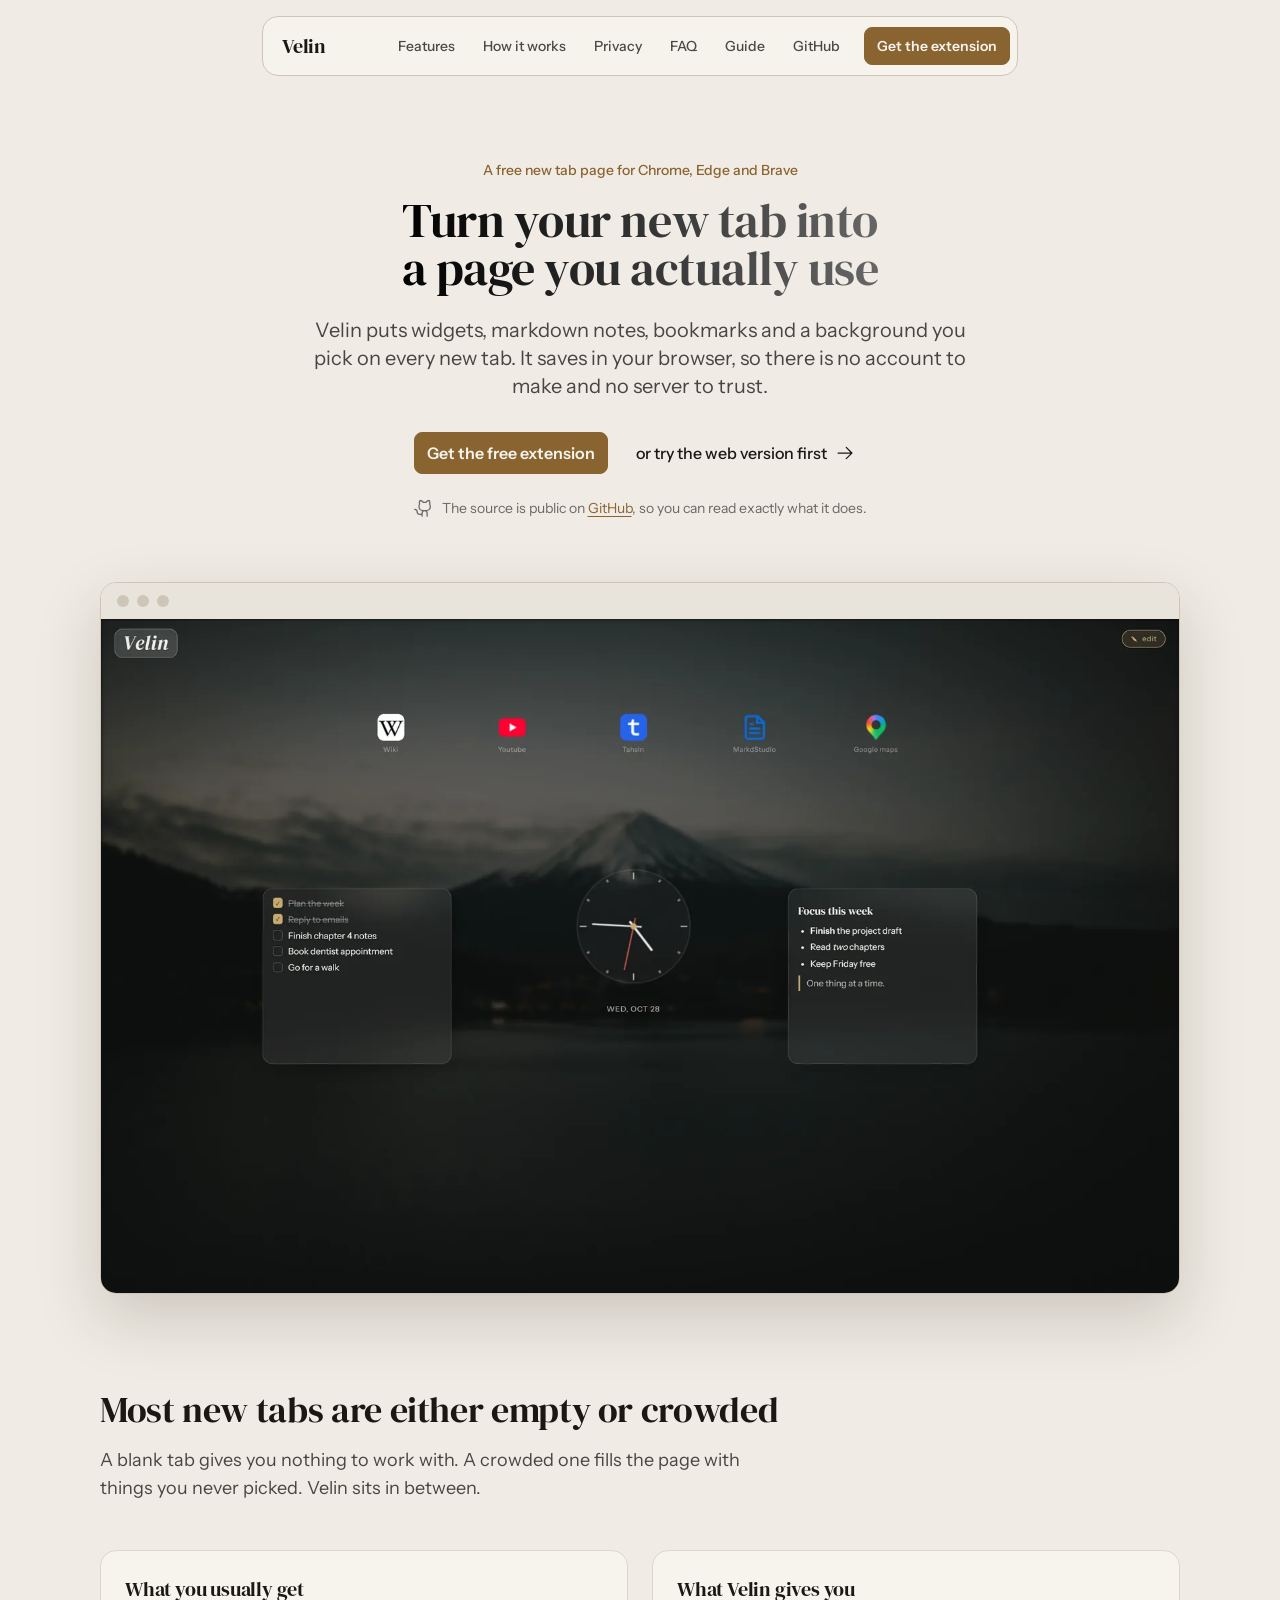
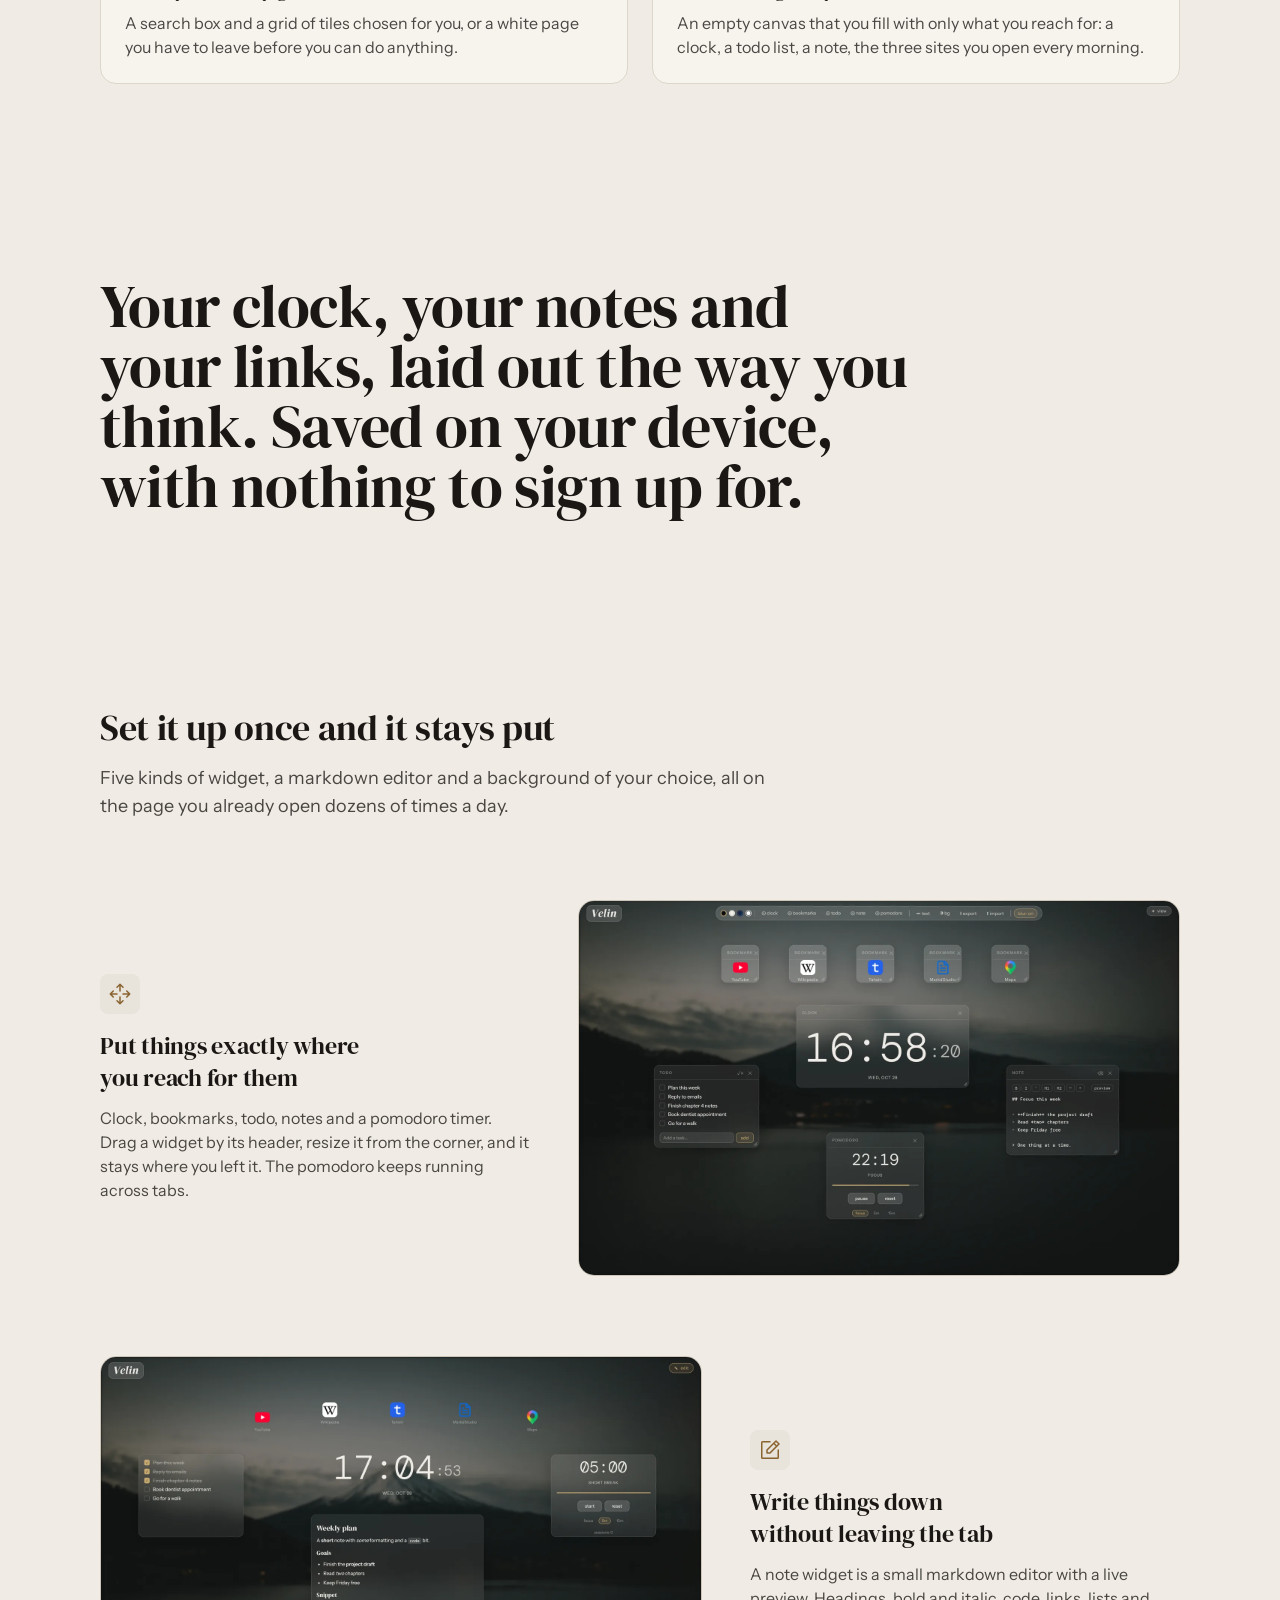
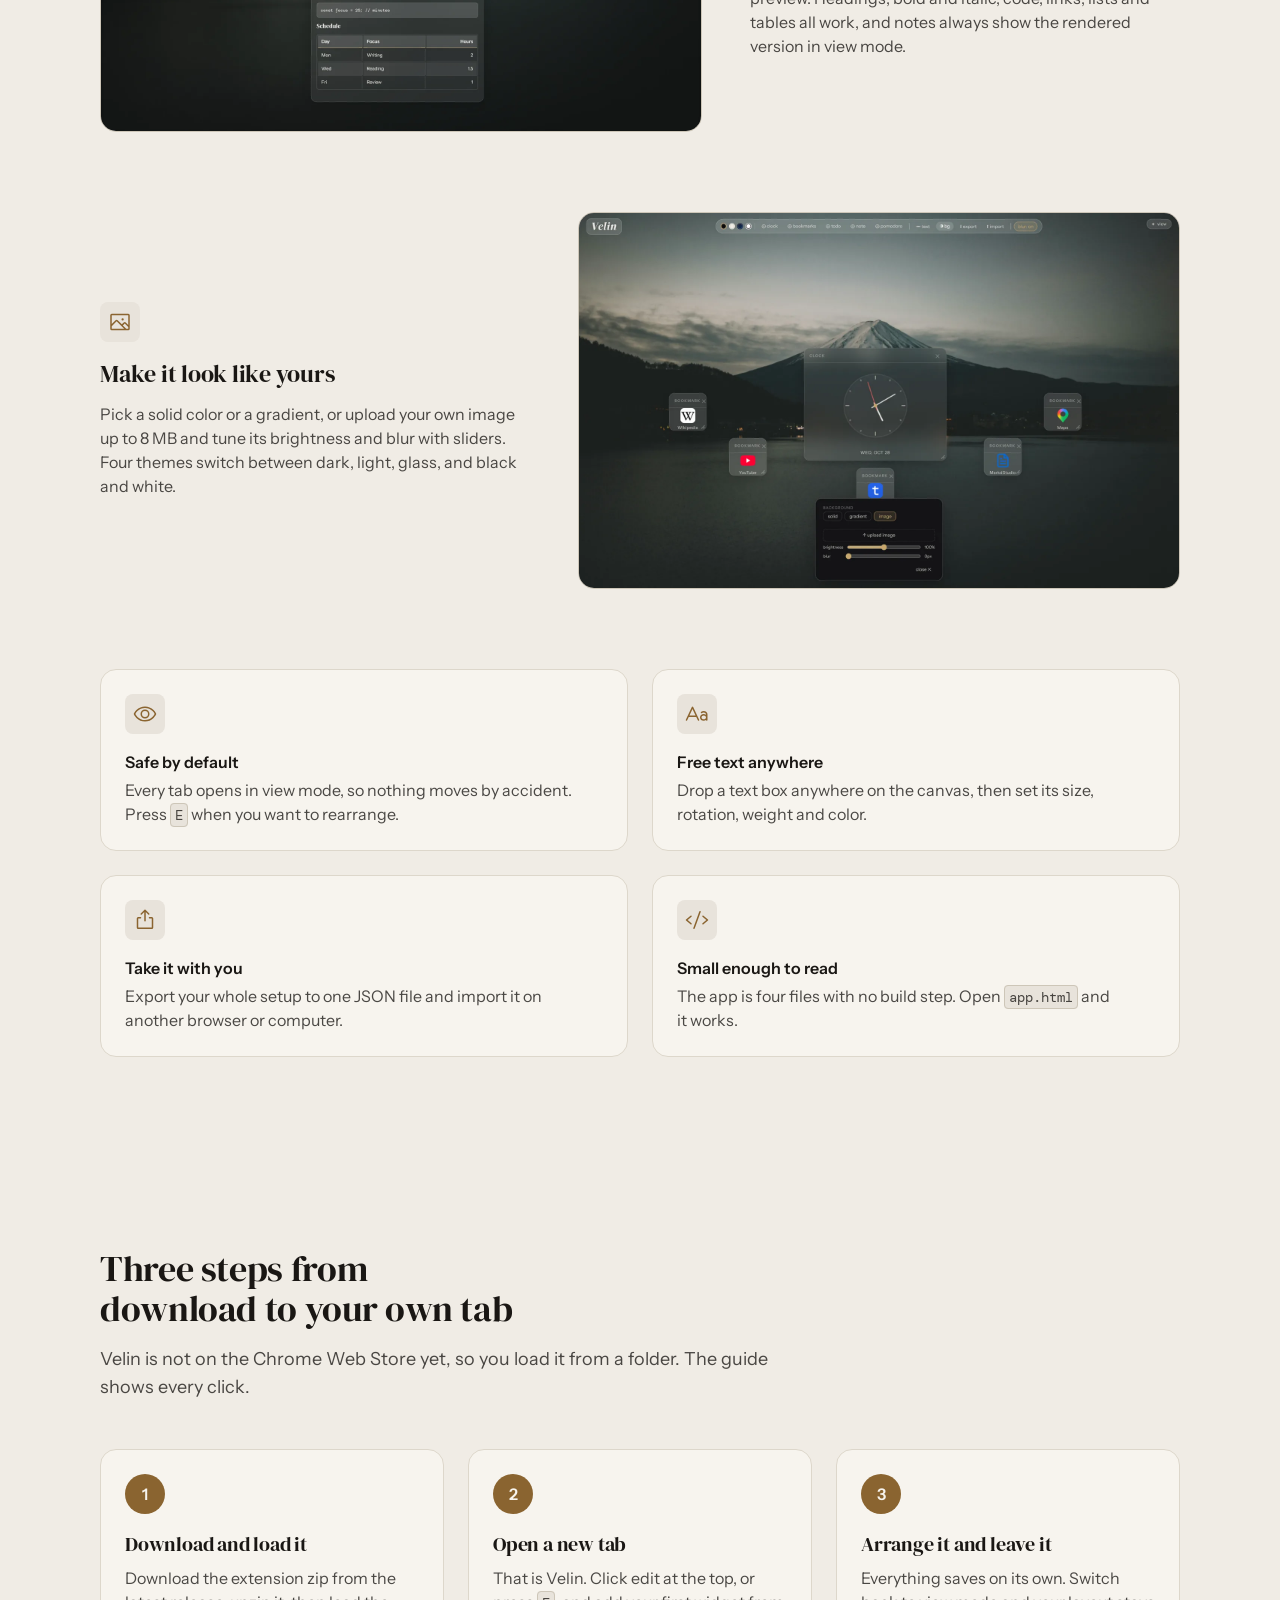
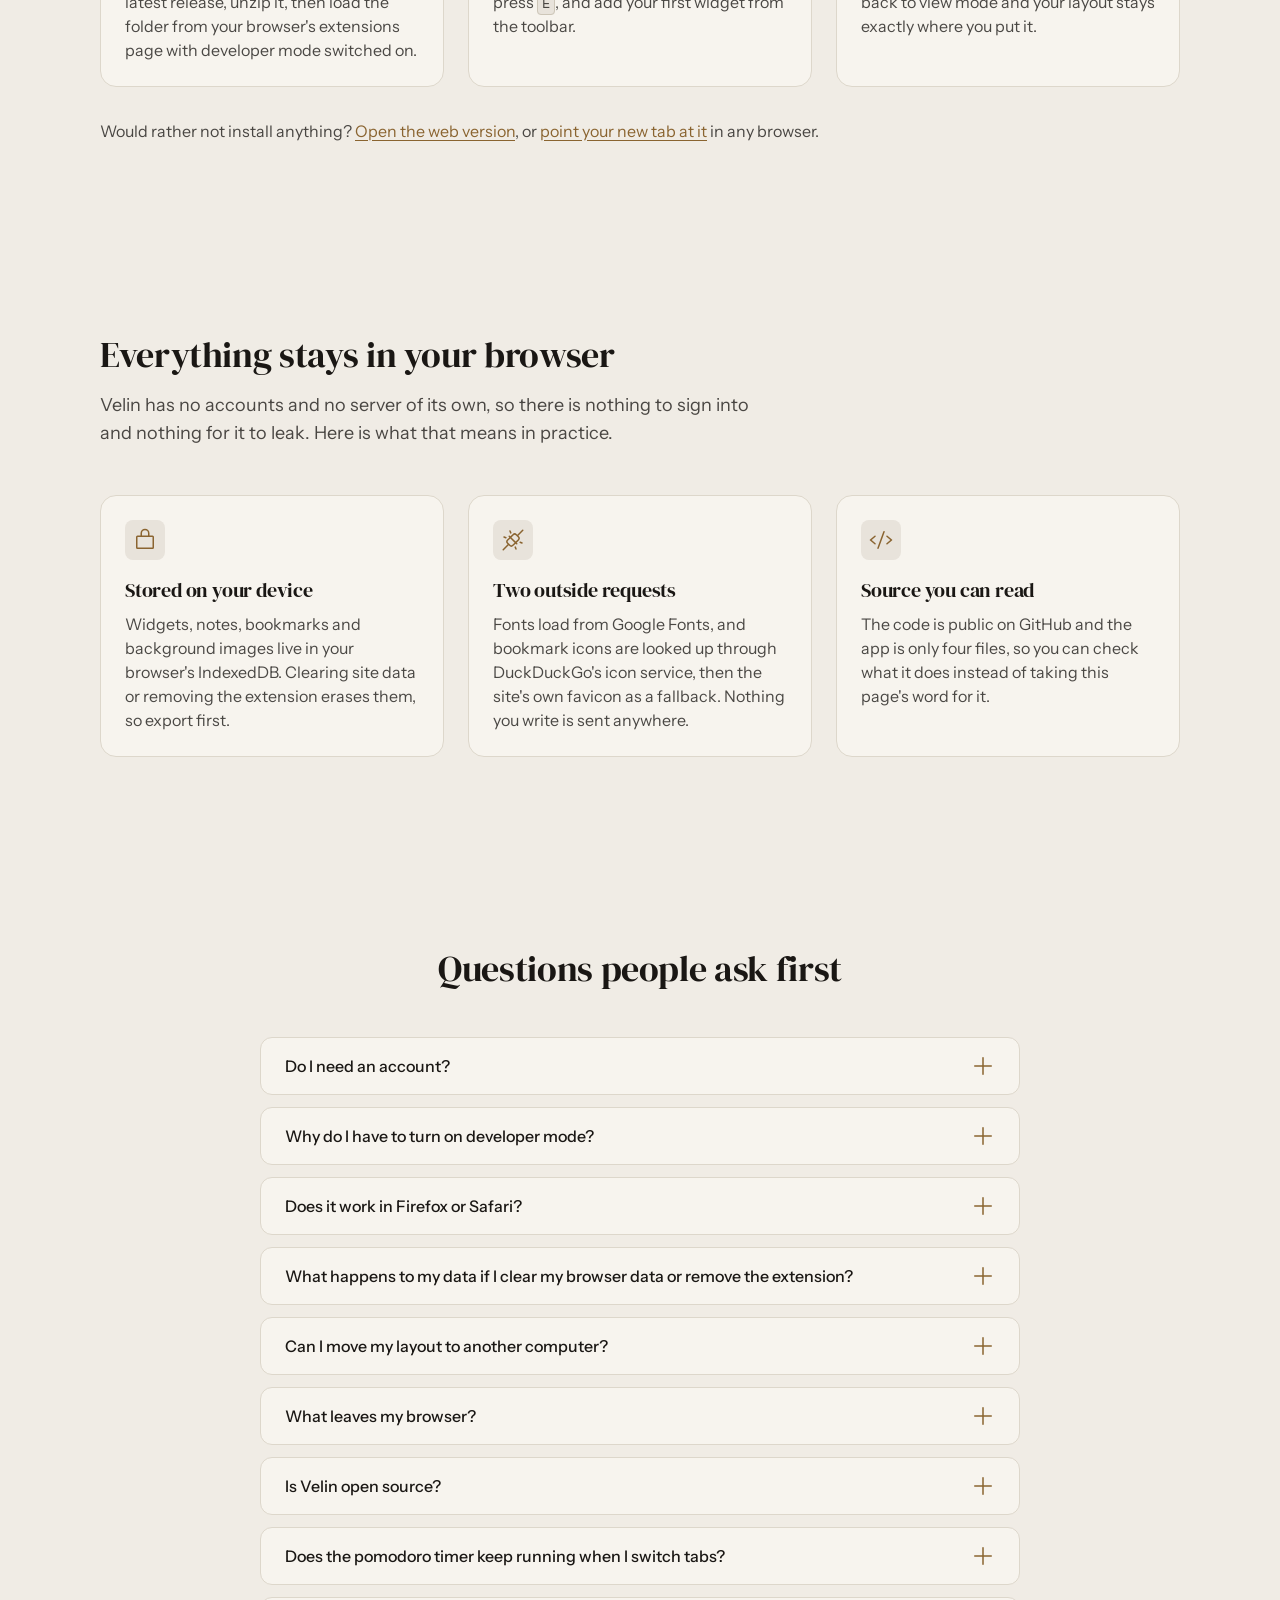
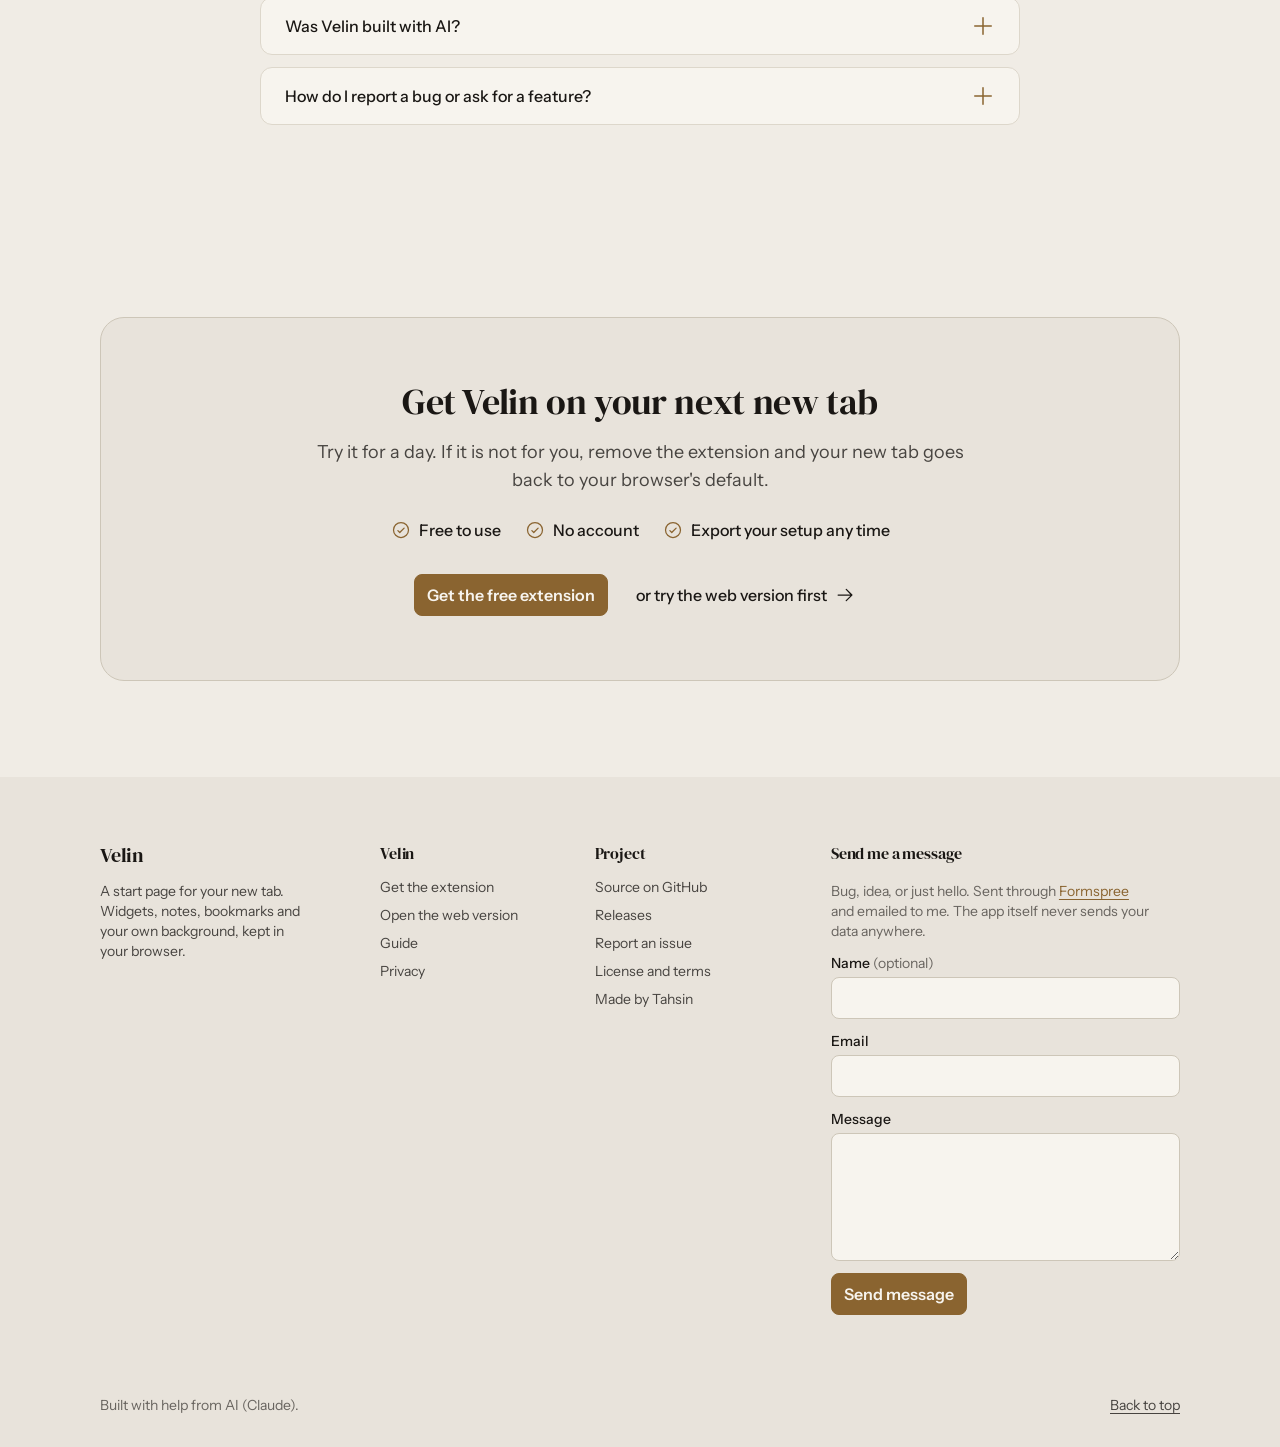
<file: index.html>
<!DOCTYPE html>
<html lang="en">
<head>
  <meta charset="UTF-8">
  <meta name="viewport" content="width=device-width, initial-scale=1.0">
  <script>document.documentElement.classList.add('js');</script>
  <title>Velin - a customizable new tab page with widgets and notes</title>
  <meta name="description" content="Velin turns your browser's new tab into widgets, markdown notes, bookmarks and a background you pick. Free, no account, and it all stays in your browser.">
  <link rel="canonical" href="https://newvelintab.netlify.app/">
  <meta name="theme-color" content="#131209">
  <meta property="og:type" content="website">
  <meta property="og:site_name" content="Velin">
  <meta property="og:locale" content="en_US">
  <meta property="og:title" content="Velin: a customizable new tab page">
  <meta property="og:description" content="Widgets, markdown notes, bookmarks and your own background on every new tab. Free, no account, and it all stays in your browser.">
  <meta property="og:url" content="https://newvelintab.netlify.app/">
  <meta property="og:image" content="https://newvelintab.netlify.app/screenshots/og.jpg">
  <meta property="og:image:width" content="1200">
  <meta property="og:image:height" content="630">
  <meta property="og:image:alt" content="Velin as a new tab: a clock, a todo list, a note and bookmarks on a custom background">
  <meta name="twitter:card" content="summary_large_image">
  <meta name="twitter:title" content="Velin: a customizable new tab page">
  <meta name="twitter:description" content="Widgets, markdown notes, bookmarks and your own background on every new tab. Free, no account, and it all stays in your browser.">
  <meta name="twitter:image" content="https://newvelintab.netlify.app/screenshots/og.jpg">
  <link rel="apple-touch-icon" href="./icons/icon-128.png">
  <link rel="icon" href="./favicon-dark.svg" media="(prefers-color-scheme: dark)" type="image/svg+xml">
  <link rel="icon" href="./favicon-light.svg" media="(prefers-color-scheme: light)" type="image/svg+xml">
  <link rel="preconnect" href="https://fonts.googleapis.com">
  <link rel="preconnect" href="https://fonts.gstatic.com" crossorigin>
  <link href="https://fonts.googleapis.com/css2?family=DM+Mono:wght@400;500&family=Instrument+Sans:wght@400;500;600&family=DM+Serif+Display&display=swap" rel="stylesheet">
  <link rel="stylesheet" href="./home.css">
  <script type="application/ld+json">{"@context":"https://schema.org","@graph":[{"@type":"WebSite","name":"Velin","url":"https://newvelintab.netlify.app/"},{"@type":"SoftwareApplication","name":"Velin","applicationCategory":"BrowserApplication","operatingSystem":"Chrome, Edge, Brave","url":"https://newvelintab.netlify.app/","image":"https://newvelintab.netlify.app/screenshots/og.jpg","description":"A new tab start page with widgets, markdown notes, bookmarks and custom backgrounds. Everything is stored in your browser.","featureList":["Draggable widgets: clock, bookmarks, todo, notes, pomodoro","Markdown notes with live preview","Custom backgrounds and themes","Export and import as JSON","No account, data stays in your browser"],"downloadUrl":"https://github.com/Tahsin2155/velin/releases/latest/download/velin-extension.zip","isAccessibleForFree":true,"author":{"@type":"Person","name":"Tahsin","url":"https://tahsin2155.github.io"},"offers":{"@type":"Offer","price":"0","priceCurrency":"USD"}}]}</script>
</head>
<body id="top">
  <!-- Icons: Phosphor (MIT), inlined as one sprite -->
  <svg width="0" height="0" style="position:absolute" aria-hidden="true" focusable="false"><defs><symbol id="i-arrow-right" viewBox="0 0 256 256" fill="currentColor"><path d="M221.66,133.66l-72,72a8,8,0,0,1-11.32-11.32L196.69,136H40a8,8,0,0,1,0-16H196.69L138.34,61.66a8,8,0,0,1,11.32-11.32l72,72A8,8,0,0,1,221.66,133.66Z"/></symbol><symbol id="i-github-logo" viewBox="0 0 256 256" fill="currentColor"><path d="M208.31,75.68A59.78,59.78,0,0,0,202.93,28,8,8,0,0,0,196,24a59.75,59.75,0,0,0-48,24H124A59.75,59.75,0,0,0,76,24a8,8,0,0,0-6.93,4,59.78,59.78,0,0,0-5.38,47.68A58.14,58.14,0,0,0,56,104v8a56.06,56.06,0,0,0,48.44,55.47A39.8,39.8,0,0,0,96,192v8H72a24,24,0,0,1-24-24A40,40,0,0,0,8,136a8,8,0,0,0,0,16,24,24,0,0,1,24,24,40,40,0,0,0,40,40H96v16a8,8,0,0,0,16,0V192a24,24,0,0,1,48,0v40a8,8,0,0,0,16,0V192a39.8,39.8,0,0,0-8.44-24.53A56.06,56.06,0,0,0,216,112v-8A58.14,58.14,0,0,0,208.31,75.68ZM200,112a40,40,0,0,1-40,40H112a40,40,0,0,1-40-40v-8a41.74,41.74,0,0,1,6.9-22.48A8,8,0,0,0,80,73.83a43.81,43.81,0,0,1,.79-33.58,43.88,43.88,0,0,1,32.32,20.06A8,8,0,0,0,119.82,64h32.35a8,8,0,0,0,6.74-3.69,43.87,43.87,0,0,1,32.32-20.06A43.81,43.81,0,0,1,192,73.83a8.09,8.09,0,0,0,1,7.65A41.72,41.72,0,0,1,200,104Z"/></symbol><symbol id="i-arrows-out-cardinal" viewBox="0 0 256 256" fill="currentColor"><path d="M90.34,61.66a8,8,0,0,1,0-11.32l32-32a8,8,0,0,1,11.32,0l32,32a8,8,0,0,1-11.32,11.32L136,43.31V96a8,8,0,0,1-16,0V43.31L101.66,61.66A8,8,0,0,1,90.34,61.66Zm64,132.68L136,212.69V160a8,8,0,0,0-16,0v52.69l-18.34-18.35a8,8,0,0,0-11.32,11.32l32,32a8,8,0,0,0,11.32,0l32-32a8,8,0,0,0-11.32-11.32Zm83.32-72-32-32a8,8,0,0,0-11.32,11.32L212.69,120H160a8,8,0,0,0,0,16h52.69l-18.35,18.34a8,8,0,0,0,11.32,11.32l32-32A8,8,0,0,0,237.66,122.34ZM43.31,136H96a8,8,0,0,0,0-16H43.31l18.35-18.34A8,8,0,0,0,50.34,90.34l-32,32a8,8,0,0,0,0,11.32l32,32a8,8,0,0,0,11.32-11.32Z"/></symbol><symbol id="i-note-pencil" viewBox="0 0 256 256" fill="currentColor"><path d="M229.66,58.34l-32-32a8,8,0,0,0-11.32,0l-96,96A8,8,0,0,0,88,128v32a8,8,0,0,0,8,8h32a8,8,0,0,0,5.66-2.34l96-96A8,8,0,0,0,229.66,58.34ZM124.69,152H104V131.31l64-64L188.69,88ZM200,76.69,179.31,56,192,43.31,212.69,64ZM224,128v80a16,16,0,0,1-16,16H48a16,16,0,0,1-16-16V48A16,16,0,0,1,48,32h80a8,8,0,0,1,0,16H48V208H208V128a8,8,0,0,1,16,0Z"/></symbol><symbol id="i-image" viewBox="0 0 256 256" fill="currentColor"><path d="M216,40H40A16,16,0,0,0,24,56V200a16,16,0,0,0,16,16H216a16,16,0,0,0,16-16V56A16,16,0,0,0,216,40Zm0,16V158.75l-26.07-26.06a16,16,0,0,0-22.63,0l-20,20-44-44a16,16,0,0,0-22.62,0L40,149.37V56ZM40,172l52-52,80,80H40Zm176,28H194.63l-36-36,20-20L216,181.38V200ZM144,100a12,12,0,1,1,12,12A12,12,0,0,1,144,100Z"/></symbol><symbol id="i-eye" viewBox="0 0 256 256" fill="currentColor"><path d="M247.31,124.76c-.35-.79-8.82-19.58-27.65-38.41C194.57,61.26,162.88,48,128,48S61.43,61.26,36.34,86.35C17.51,105.18,9,124,8.69,124.76a8,8,0,0,0,0,6.5c.35.79,8.82,19.57,27.65,38.4C61.43,194.74,93.12,208,128,208s66.57-13.26,91.66-38.34c18.83-18.83,27.3-37.61,27.65-38.4A8,8,0,0,0,247.31,124.76ZM128,192c-30.78,0-57.67-11.19-79.93-33.25A133.47,133.47,0,0,1,25,128,133.33,133.33,0,0,1,48.07,97.25C70.33,75.19,97.22,64,128,64s57.67,11.19,79.93,33.25A133.46,133.46,0,0,1,231.05,128C223.84,141.46,192.43,192,128,192Zm0-112a48,48,0,1,0,48,48A48.05,48.05,0,0,0,128,80Zm0,80a32,32,0,1,1,32-32A32,32,0,0,1,128,160Z"/></symbol><symbol id="i-text-aa" viewBox="0 0 256 256" fill="currentColor"><path d="M87.24,52.59a8,8,0,0,0-14.48,0l-64,136a8,8,0,1,0,14.48,6.81L39.9,160h80.2l16.66,35.4a8,8,0,1,0,14.48-6.81ZM47.43,144,80,74.79,112.57,144ZM200,96c-12.76,0-22.73,3.47-29.63,10.32a8,8,0,0,0,11.26,11.36c3.8-3.77,10-5.68,18.37-5.68,13.23,0,24,9,24,20v3.22A42.76,42.76,0,0,0,200,128c-22.06,0-40,16.15-40,36s17.94,36,40,36a42.73,42.73,0,0,0,24-7.25,8,8,0,0,0,16-.75V132C240,112.15,222.06,96,200,96Zm0,88c-13.23,0-24-9-24-20s10.77-20,24-20,24,9,24,20S213.23,184,200,184Z"/></symbol><symbol id="i-export" viewBox="0 0 256 256" fill="currentColor"><path d="M216,112v96a16,16,0,0,1-16,16H56a16,16,0,0,1-16-16V112A16,16,0,0,1,56,96H80a8,8,0,0,1,0,16H56v96H200V112H176a8,8,0,0,1,0-16h24A16,16,0,0,1,216,112ZM93.66,69.66,120,43.31V136a8,8,0,0,0,16,0V43.31l26.34,26.35a8,8,0,0,0,11.32-11.32l-40-40a8,8,0,0,0-11.32,0l-40,40A8,8,0,0,0,93.66,69.66Z"/></symbol><symbol id="i-code" viewBox="0 0 256 256" fill="currentColor"><path d="M69.12,94.15,28.5,128l40.62,33.85a8,8,0,1,1-10.24,12.29l-48-40a8,8,0,0,1,0-12.29l48-40a8,8,0,0,1,10.24,12.3Zm176,27.7-48-40a8,8,0,1,0-10.24,12.3L227.5,128l-40.62,33.85a8,8,0,1,0,10.24,12.29l48-40a8,8,0,0,0,0-12.29ZM162.73,32.48a8,8,0,0,0-10.25,4.79l-64,176a8,8,0,0,0,4.79,10.26A8.14,8.14,0,0,0,96,224a8,8,0,0,0,7.52-5.27l64-176A8,8,0,0,0,162.73,32.48Z"/></symbol><symbol id="i-lock-simple" viewBox="0 0 256 256" fill="currentColor"><path d="M208,80H176V56a48,48,0,0,0-96,0V80H48A16,16,0,0,0,32,96V208a16,16,0,0,0,16,16H208a16,16,0,0,0,16-16V96A16,16,0,0,0,208,80ZM96,56a32,32,0,0,1,64,0V80H96ZM208,208H48V96H208V208Z"/></symbol><symbol id="i-plugs-connected" viewBox="0 0 256 256" fill="currentColor"><path d="M237.66,18.34a8,8,0,0,0-11.32,0l-52.4,52.41-5.37-5.38a32.05,32.05,0,0,0-45.26,0L100,88.69l-6.34-6.35A8,8,0,0,0,82.34,93.66L88.69,100,65.37,123.31a32,32,0,0,0,0,45.26l5.38,5.37-52.41,52.4a8,8,0,0,0,11.32,11.32l52.4-52.41,5.37,5.38a32,32,0,0,0,45.26,0L156,167.31l6.34,6.35a8,8,0,0,0,11.32-11.32L167.31,156l23.32-23.31a32,32,0,0,0,0-45.26l-5.38-5.37,52.41-52.4A8,8,0,0,0,237.66,18.34Zm-116.29,161a16,16,0,0,1-22.62,0L76.69,157.25a16,16,0,0,1,0-22.62L100,111.31,144.69,156Zm57.94-57.94L156,144.69,111.31,100l23.32-23.31a16,16,0,0,1,22.62,0l22.06,22A16,16,0,0,1,179.31,121.37ZM88.57,35A8,8,0,0,1,103.43,29l8,20A8,8,0,0,1,96.57,55ZM24.57,93A8,8,0,0,1,35,88.57l20,8A8,8,0,0,1,49,111.43l-20-8A8,8,0,0,1,24.57,93ZM231.43,163a8,8,0,0,1-10.4,4.46l-20-8A8,8,0,1,1,207,144.57l20,8A8,8,0,0,1,231.43,163Zm-64,58.06A8,8,0,0,1,152.57,227l-8-20A8,8,0,0,1,159.43,201Z"/></symbol><symbol id="i-check-circle" viewBox="0 0 256 256" fill="currentColor"><path d="M173.66,98.34a8,8,0,0,1,0,11.32l-56,56a8,8,0,0,1-11.32,0l-24-24a8,8,0,0,1,11.32-11.32L112,148.69l50.34-50.35A8,8,0,0,1,173.66,98.34ZM232,128A104,104,0,1,1,128,24,104.11,104.11,0,0,1,232,128Zm-16,0a88,88,0,1,0-88,88A88.1,88.1,0,0,0,216,128Z"/></symbol><symbol id="i-plus" viewBox="0 0 256 256" fill="currentColor"><path d="M224,128a8,8,0,0,1-8,8H136v80a8,8,0,0,1-16,0V136H40a8,8,0,0,1,0-16h80V40a8,8,0,0,1,16,0v80h80A8,8,0,0,1,224,128Z"/></symbol></defs></svg>

  <a class="skip" href="#main">Skip to main content</a>

  <header class="nav" id="nav">
    <a class="brand" href="./">Velin</a>
    <nav class="nav-links" id="nav-links" aria-label="Primary">
      <a href="#features" style="--i:0">Features</a>
      <a href="#how" style="--i:1">How it works</a>
      <a href="#privacy" style="--i:2">Privacy</a>
      <a href="#faq" style="--i:3">FAQ</a>
      <a href="./guide" style="--i:4">Guide</a>
      <a href="https://github.com/Tahsin2155/velin" style="--i:5">GitHub</a>
      <a class="btn primary sm" href="./guide#install" style="--i:6">Get the extension</a>
    </nav>
    <button class="menu-toggle" type="button" aria-expanded="false" aria-controls="nav-links" aria-label="Open menu"><span></span><span></span></button>
  </header>

  <main id="main" tabindex="-1">

    <!-- 1. Hero -->
    <section class="hero">
      <div class="wrap">
        <p class="eyebrow">A free new tab page for Chrome, Edge and Brave</p>
        <h1>Turn your new tab into<br class="br-d"> a page you actually use</h1>
        <p class="sub">Velin puts widgets, markdown notes, bookmarks and a background you pick on every new tab. It saves in your browser, so there is no account to make and no server to trust.</p>
        <div class="cta">
          <a class="btn primary" href="./guide#install">Get the free extension</a>
          <a class="textlink" href="./app">or try the web version first <svg class="ic" aria-hidden="true"><use href="#i-arrow-right"/></svg></a>
        </div>
        <p class="proof"><svg class="ic" aria-hidden="true"><use href="#i-github-logo"/></svg><span>The source is public on <a href="https://github.com/Tahsin2155/velin">GitHub</a>, so you can read exactly what it does.</span></p>
        <div class="frame reveal">
          <div class="frame-bar" aria-hidden="true"><i></i><i></i><i></i></div>
          <figure class="shot" data-file="hero.webp"><img src="./screenshots/hero.webp" width="1600" height="1000" fetchpriority="high" alt="Velin as a new tab: a clock, a todo list, a note and bookmarks on a custom background"></figure>
        </div>
      </div>
    </section>

    <!-- 2. Problem to solution -->
    <section class="section" id="why">
      <div class="wrap">
        <div class="head reveal">
          <h2>Most new tabs are either empty or crowded</h2>
          <p>A blank tab gives you nothing to work with. A crowded one fills the page with things you never picked. Velin sits in between.</p>
        </div>
        <div class="duo">
          <div class="card reveal">
            <h3>What you usually get</h3>
            <p>A search box and a grid of tiles chosen for you, or a white page you have to leave before you can do anything.</p>
          </div>
          <div class="card reveal">
            <h3>What Velin gives you</h3>
            <p>An empty canvas that you fill with only what you reach for: a clock, a todo list, a note, the three sites you open every morning.</p>
          </div>
        </div>
      </div>
    </section>

    <!-- 3. Tagline reveal -->
    <section class="tagline" aria-label="Velin in one line">
      <div class="wrap">
        <p id="tagline-text">Your clock, your notes and your links, laid out the way you think. Saved on your device, with nothing to sign up for.</p>
      </div>
    </section>

    <!-- 4. Benefits -->
    <section class="section" id="features">
      <div class="wrap">
        <div class="head reveal">
          <h2>Set it up once and it stays put</h2>
          <p>Five kinds of widget, a markdown editor and a background of your choice, all on the page you already open dozens of times a day.</p>
        </div>

        <div class="feature reveal">
          <div class="copy">
            <span class="badge"><svg class="ic" aria-hidden="true"><use href="#i-arrows-out-cardinal"/></svg></span>
            <h3>Put things exactly where you reach for them</h3>
            <p>Clock, bookmarks, todo, notes and a pomodoro timer. Drag a widget by its header, resize it from the corner, and it stays where you left it. The pomodoro keeps running across tabs.</p>
          </div>
          <figure class="shot" data-file="widgets.webp"><img src="./screenshots/widgets.webp" width="1600" height="1000" loading="lazy" alt="Edit mode with the toolbar at the bottom and several widgets being arranged"></figure>
        </div>

        <div class="feature flip reveal">
          <div class="copy">
            <span class="badge"><svg class="ic" aria-hidden="true"><use href="#i-note-pencil"/></svg></span>
            <h3>Write things down without leaving the tab</h3>
            <p>A note widget is a small markdown editor with a live preview. Headings, bold and italic, code, links, lists and tables all work, and notes always show the rendered version in view mode.</p>
          </div>
          <figure class="shot" data-file="notes.webp"><img src="./screenshots/notes.webp" width="1600" height="1000" loading="lazy" alt="A note widget showing rendered markdown, including a table"></figure>
        </div>

        <div class="feature reveal">
          <div class="copy">
            <span class="badge"><svg class="ic" aria-hidden="true"><use href="#i-image"/></svg></span>
            <h3>Make it look like yours</h3>
            <p>Pick a solid color or a gradient, or upload your own image up to 8 MB and tune its brightness and blur with sliders. Four themes switch between dark, light, glass, and black and white.</p>
          </div>
          <figure class="shot" data-file="backgrounds.webp"><img src="./screenshots/backgrounds.webp" width="1600" height="1000" loading="lazy" alt="The background panel open, with an image background behind the widgets"></figure>
        </div>

        <ul class="also">
          <li class="card reveal"><span class="badge"><svg class="ic" aria-hidden="true"><use href="#i-eye"/></svg></span><b>Safe by default</b>Every tab opens in view mode, so nothing moves by accident. Press <kbd>E</kbd> when you want to rearrange.</li>
          <li class="card reveal"><span class="badge"><svg class="ic" aria-hidden="true"><use href="#i-text-aa"/></svg></span><b>Free text anywhere</b>Drop a text box anywhere on the canvas, then set its size, rotation, weight and color.</li>
          <li class="card reveal"><span class="badge"><svg class="ic" aria-hidden="true"><use href="#i-export"/></svg></span><b>Take it with you</b>Export your whole setup to one JSON file and import it on another browser or computer.</li>
          <li class="card reveal"><span class="badge"><svg class="ic" aria-hidden="true"><use href="#i-code"/></svg></span><b>Small enough to read</b>The app is four files with no build step. Open <code>app.html</code> and it works.</li>
        </ul>
      </div>
    </section>

    <!-- 5. How it works -->
    <section class="section" id="how">
      <div class="wrap">
        <div class="head reveal">
          <h2>Three steps from download to your own tab</h2>
          <p>Velin is not on the Chrome Web Store yet, so you load it from a folder. The guide shows every click.</p>
        </div>
        <ol class="steps">
          <li class="card reveal"><span class="num">1</span><h3>Download and load it</h3><p>Download the extension zip from the latest release, unzip it, then load the folder from your browser's extensions page with developer mode switched on.</p></li>
          <li class="card reveal"><span class="num">2</span><h3>Open a new tab</h3><p>That is Velin. Click edit at the top, or press <kbd>E</kbd>, and add your first widget from the toolbar.</p></li>
          <li class="card reveal"><span class="num">3</span><h3>Arrange it and leave it</h3><p>Everything saves on its own. Switch back to view mode and your layout stays exactly where you put it.</p></li>
        </ol>
        <p class="aside reveal">Would rather not install anything? <a href="./app">Open the web version</a>, or <a href="./guide#without-extension">point your new tab at it</a> in any browser.</p>
      </div>
    </section>

    <!-- 6. Proof you can check (privacy) -->
    <section class="section" id="privacy">
      <div class="wrap">
        <div class="head reveal">
          <h2>Everything stays in your browser</h2>
          <p>Velin has no accounts and no server of its own, so there is nothing to sign into and nothing for it to leak. Here is what that means in practice.</p>
        </div>
        <div class="trio">
          <div class="card reveal"><span class="badge"><svg class="ic" aria-hidden="true"><use href="#i-lock-simple"/></svg></span><h3>Stored on your device</h3><p>Widgets, notes, bookmarks and background images live in your browser's IndexedDB. Clearing site data or removing the extension erases them, so export first.</p></div>
          <div class="card reveal"><span class="badge"><svg class="ic" aria-hidden="true"><use href="#i-plugs-connected"/></svg></span><h3>Two outside requests</h3><p>Fonts load from Google Fonts, and bookmark icons are looked up through DuckDuckGo's icon service, then the site's own favicon as a fallback. Nothing you write is sent anywhere.</p></div>
          <div class="card reveal"><span class="badge"><svg class="ic" aria-hidden="true"><use href="#i-code"/></svg></span><h3>Source you can read</h3><p>The code is public on GitHub and the app is only four files, so you can check what it does instead of taking this page's word for it.</p></div>
        </div>
      </div>
    </section>

    <!-- 7. FAQ -->
    <section class="section" id="faq">
      <div class="wrap">
        <div class="head center reveal">
          <h2>Questions people ask first</h2>
        </div>
        <div class="faq-list reveal">
          <details class="qa">
            <summary>Do I need an account?<svg class="ic" aria-hidden="true"><use href="#i-plus"/></svg></summary>
            <p class="ans">No. Velin has no accounts and no server. Your setup is saved in your browser, on your device.</p>
          </details>
          <details class="qa">
            <summary>Why do I have to turn on developer mode?<svg class="ic" aria-hidden="true"><use href="#i-plus"/></svg></summary>
            <p class="ans">Velin is not on the Chrome Web Store yet, so you load it from a folder on your computer. Your browser may show a developer mode notice, which is expected until Velin is listed.</p>
          </details>
          <details class="qa">
            <summary>Does it work in Firefox or Safari?<svg class="ic" aria-hidden="true"><use href="#i-plus"/></svg></summary>
            <p class="ans">Not as an extension yet. You can still use the web version. Firefox needs a new tab extension that points to it, and Safari can open it for new tabs from its own settings. The guide has the steps for each.</p>
          </details>
          <details class="qa">
            <summary>What happens to my data if I clear my browser data or remove the extension?<svg class="ic" aria-hidden="true"><use href="#i-plus"/></svg></summary>
            <p class="ans">It is erased, because it lives in the browser. Export your setup to a JSON file first, then import that file wherever you want your layout back.</p>
          </details>
          <details class="qa">
            <summary>Can I move my layout to another computer?<svg class="ic" aria-hidden="true"><use href="#i-plus"/></svg></summary>
            <p class="ans">Yes. Export downloads one JSON file with your theme, background, widgets, notes and bookmarks. Import it on the other browser and your setup replaces whatever was there. The extension and the web version keep separate storage, so export and import is also how you move between them.</p>
          </details>
          <details class="qa">
            <summary>What leaves my browser?<svg class="ic" aria-hidden="true"><use href="#i-plus"/></svg></summary>
            <p class="ans">Two things. Fonts load from Google Fonts, and bookmark icons are looked up through DuckDuckGo&#x27;s icon service, then the site&#x27;s own favicon as a fallback. Your widgets, notes and bookmarks are never sent anywhere. The message form at the bottom of this page is the one exception, and it only sends what you type into it.</p>
          </details>
          <details class="qa">
            <summary>Is Velin open source?<svg class="ic" aria-hidden="true"><use href="#i-plus"/></svg></summary>
            <p class="ans">The source is public on GitHub and you are welcome to read it and contribute. It is not open source, though. Copying the code into other projects or redistributing it needs permission.</p>
          </details>
          <details class="qa">
            <summary>Does the pomodoro timer keep running when I switch tabs?<svg class="ic" aria-hidden="true"><use href="#i-plus"/></svg></summary>
            <p class="ans">Yes. Its state is shared across tabs, so starting it in one tab keeps it running while you check another. Allow notifications if you want an alert when a session ends.</p>
          </details>
          <details class="qa">
            <summary>Was Velin built with AI?<svg class="ic" aria-hidden="true"><use href="#i-plus"/></svg></summary>
            <p class="ans">Yes. Velin is made by Tahsin with help from AI (Claude).</p>
          </details>
          <details class="qa">
            <summary>How do I report a bug or ask for a feature?<svg class="ic" aria-hidden="true"><use href="#i-plus"/></svg></summary>
            <p class="ans">Use the message form at the bottom of this page, or open an issue on GitHub.</p>
          </details>
        </div>
      </div>
    </section>

    <!-- 8. Risk reversal and final CTA -->
    <section class="section" id="get">
      <div class="wrap">
        <div class="final reveal">
          <h2>Get Velin on your next new tab</h2>
          <p>Try it for a day. If it is not for you, remove the extension and your new tab goes back to your browser's default.</p>
          <ul class="chips">
            <li><svg class="ic" aria-hidden="true"><use href="#i-check-circle"/></svg>Free to use</li>
            <li><svg class="ic" aria-hidden="true"><use href="#i-check-circle"/></svg>No account</li>
            <li><svg class="ic" aria-hidden="true"><use href="#i-check-circle"/></svg>Export your setup any time</li>
          </ul>
          <div class="cta">
            <a class="btn primary" href="./guide#install">Get the free extension</a>
            <a class="textlink" href="./app">or try the web version first <svg class="ic" aria-hidden="true"><use href="#i-arrow-right"/></svg></a>
          </div>
        </div>
      </div>
    </section>
  </main>

  <footer id="contact" class="site-footer">
    <div class="f-grid">
      <div class="f-brand">
        <a class="brand" href="./">Velin</a>
        <p>A start page for your new tab. Widgets, notes, bookmarks and your own background, kept in your browser.</p>
      </div>
      <nav class="f-col" aria-label="Velin">
        <h2>Velin</h2>
        <a href="./guide#install">Get the extension</a>
        <a href="./app">Open the web version</a>
        <a href="./guide">Guide</a>
        <a href="#privacy">Privacy</a>
      </nav>
      <nav class="f-col" aria-label="Project">
        <h2>Project</h2>
        <a href="https://github.com/Tahsin2155/velin">Source on GitHub</a>
        <a href="https://github.com/Tahsin2155/velin/releases">Releases</a>
        <a href="https://github.com/Tahsin2155/velin/issues">Report an issue</a>
        <a href="https://github.com/Tahsin2155/velin#license">License and terms</a>
        <a href="https://tahsin2155.github.io">Made by Tahsin</a>
      </nav>
      <form id="contact-form" class="contact" action="https://formspree.io/f/xyeewrbp" method="POST">
        <h2>Send me a message</h2>
        <p class="f-note">Bug, idea, or just hello. Sent through <a href="https://formspree.io">Formspree</a> and emailed to me. The app itself never sends your data anywhere.</p>
        <label><span>Name <span class="opt">(optional)</span></span><input type="text" name="name" autocomplete="name" maxlength="100"></label>
        <label>Email<input type="email" name="email" autocomplete="email" required maxlength="200"></label>
        <label>Message<textarea name="message" rows="4" required maxlength="5000"></textarea></label>
        <input type="hidden" name="_subject" value="Velin — message from the website">
        <input type="text" name="_gotcha" class="hp" tabindex="-1" autocomplete="off" aria-hidden="true">
        <button class="btn primary" type="submit">Send message</button>
        <p id="contact-status" role="status" aria-live="polite"></p>
      </form>
    </div>
    <div class="f-bar"><span>Built with help from AI (Claude).</span><a href="#top">Back to top</a></div>
  </footer>

  <script src="./landing.js"></script>
  <script src="./home.js"></script>
</body>
</html>
</file>
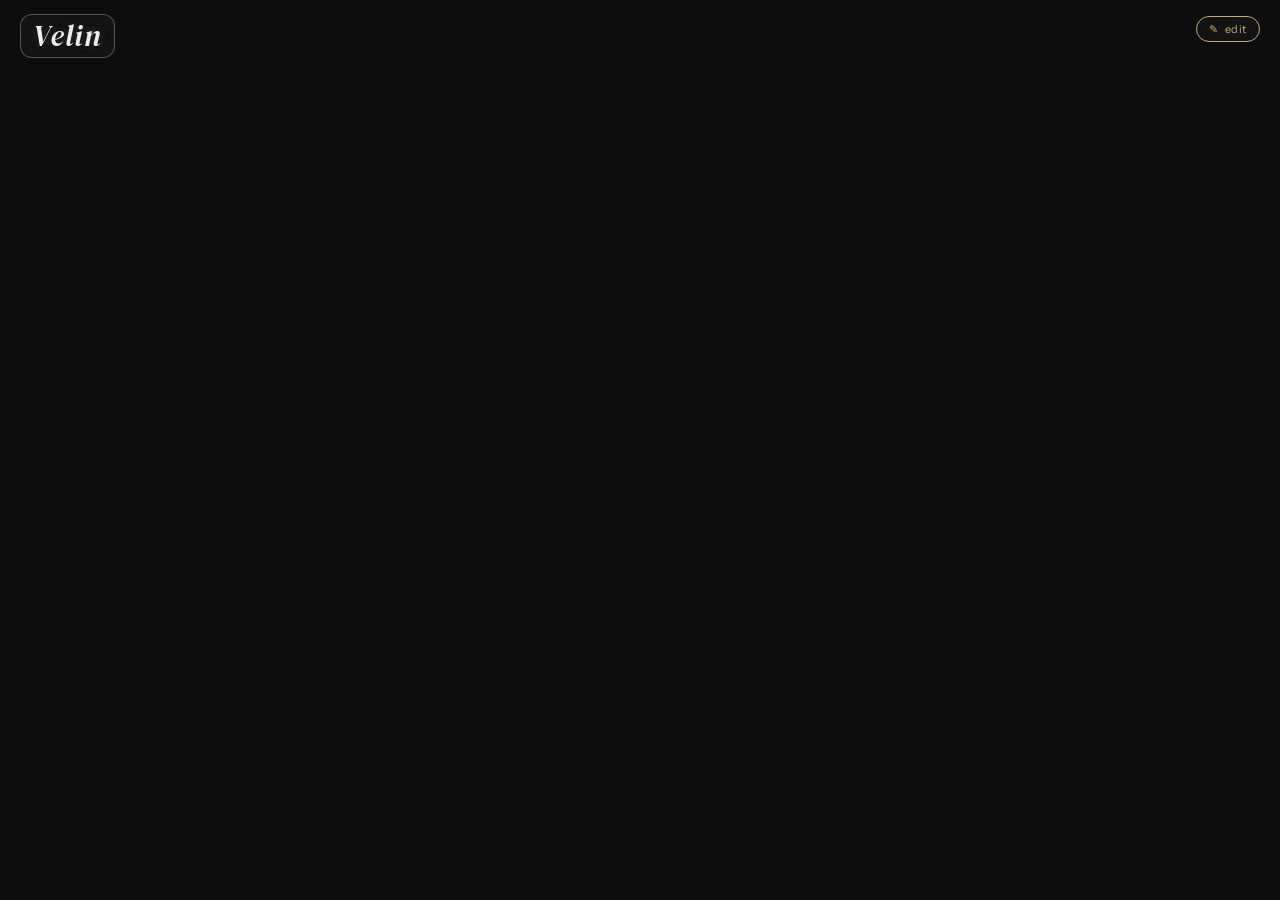
<file: app.html>
<!DOCTYPE html>
<html lang="en">

<head>
  <meta charset="UTF-8">
  <meta name="viewport" content="width=device-width, initial-scale=1.0">
  <title>New Tab</title>
  <meta name="robots" content="noindex">
  <link rel="icon" href="./favicon-dark.svg" media="(prefers-color-scheme: dark)" type="image/svg+xml">
  <link rel="icon" href="./favicon-light.svg" media="(prefers-color-scheme: light)" type="image/svg+xml">

  <link rel="preconnect" href="https://fonts.googleapis.com">
  <link rel="preconnect" href="https://fonts.gstatic.com" crossorigin>
  <link
    href="https://fonts.googleapis.com/css2?family=DM+Mono:wght@300;400;500&family=Instrument+Sans:wght@300;400;500;600&family=DM+Serif+Display:ital@0;1&display=swap"
    rel="stylesheet">
  <link rel="stylesheet" href="./styles.css">
</head>

<body>

  <div id="brand-mark" aria-label="Velin brand">Velin</div>

  <div id="bg-img-layer"></div>
  <div id="bg-layer"></div>
  <div id="canvas"></div>

  <!-- MODE TOGGLE -->
  <button id="mode-toggle" title="Toggle view/edit mode (E)">
    <span id="mode-icon">✎</span>
    <span id="mode-label">edit</span>
  </button>

  <!-- TOOLBAR -->
  <div id="toolbar">
    <div class="theme-dot td-dark" data-theme="dark"></div>
    <div class="theme-dot td-light" data-theme="light"></div>
    <div class="theme-dot td-glass" data-theme="glass"></div>
    <div class="theme-dot td-bw" data-theme="bw"></div>
    <div class="tb-sep"></div>
    <button class="tb-btn" data-add="clock">⊕ clock</button>
    <button class="tb-btn" id="bm-launcher-btn">⊕ bookmarks</button>
    <button class="tb-btn" data-add="todo">⊕ todo</button>
    <button class="tb-btn" data-add="note">⊕ note</button>
    <button class="tb-btn" data-add="pomodoro">⊕ pomodoro</button>
    <div class="tb-sep"></div>
    <button class="tb-btn" id="ft-toggle-btn">✏ text</button>
    <button class="tb-btn" id="bg-toggle-btn">◑ bg</button>
    <button class="tb-btn" id="export-btn" title="Export settings">⬇ export</button>
    <button class="tb-btn" id="import-btn" title="Import settings">⬆ import</button>
    <input type="file" id="import-file" accept=".json" style="display:none;">
    <div class="tb-sep"></div>
    <button class="tb-btn" id="blur-toggle-btn" title="Toggle backdrop blur">◈ blur: auto</button>
  </div>

  <!-- BOOKMARK PANEL -->
  <div id="bm-panel">
    <div id="bm-panel-title">bookmarks</div>
    <div id="bm-saved-list"></div>
    <div id="bm-add-row">
      <input class="mini-input" id="bm-name-inp" placeholder="Name" style="max-width:90px;">
      <input class="mini-input" id="bm-url-inp" placeholder="https://...">
      <button class="add-btn" id="bm-add-btn">add</button>
    </div>
    <button class="tb-btn" id="bm-panel-close" style="align-self:flex-end;font-size:11px;">close ✕</button>
  </div>

  <!-- BG PANEL -->
  <div id="bg-panel">
    <div>
      <div class="bg-section-title">background</div>
      <div class="bg-tabs">
        <button class="bg-tab active" data-bgtab="solid">solid</button>
        <button class="bg-tab" data-bgtab="gradient">gradient</button>
        <button class="bg-tab" data-bgtab="image">image</button>
      </div>
    </div>
    <div id="bg-solid-panel" class="show">
      <div class="bg-section-title">color</div>
      <div class="color-row">
        <div class="color-swatch active" style="background:#0d0d0f" data-color="#0d0d0f"></div>
        <div class="color-swatch" style="background:#0f1117" data-color="#0f1117"></div>
        <div class="color-swatch" style="background:#1a1a2e" data-color="#1a1a2e"></div>
        <div class="color-swatch" style="background:#f0ece5" data-color="#f0ece5"></div>
        <div class="color-swatch" style="background:#1a2433" data-color="#1a2433"></div>
        <div class="color-swatch" style="background:#181818" data-color="#181818"></div>
        <input type="color" id="solid-color-picker" value="#0d0d0f" title="Custom color">
      </div>
    </div>
    <div id="bg-gradient-panel">
      <div class="bg-section-title">presets</div>
      <div class="grad-row">
        <div class="grad-preset" style="background:linear-gradient(135deg,#0d0d0f,#1a1a2e)"
          data-grad="linear-gradient(135deg,#0d0d0f,#1a1a2e)"></div>
        <div class="grad-preset" style="background:linear-gradient(135deg,#16213e,#0f3460)"
          data-grad="linear-gradient(135deg,#16213e,#0f3460)"></div>
        <div class="grad-preset" style="background:linear-gradient(135deg,#1a0a2e,#2d1b69)"
          data-grad="linear-gradient(135deg,#1a0a2e,#2d1b69)"></div>
        <div class="grad-preset" style="background:linear-gradient(135deg,#0a1628,#1e3a5f)"
          data-grad="linear-gradient(135deg,#0a1628,#1e3a5f)"></div>
        <div class="grad-preset" style="background:linear-gradient(135deg,#1a2520,#0d3b2e)"
          data-grad="linear-gradient(135deg,#1a2520,#0d3b2e)"></div>
        <div class="grad-preset" style="background:linear-gradient(160deg,#f0ece5,#d4c8b8)"
          data-grad="linear-gradient(160deg,#f0ece5,#d4c8b8)"></div>
      </div>
      <div class="color-row" style="margin-top:10px;">
        <span style="font-size:11px;color:var(--text2);">from</span>
        <input type="color" id="grad-c1" value="#0d0d0f">
        <span style="font-size:11px;color:var(--text2);">to</span>
        <input type="color" id="grad-c2" value="#1a1a2e">
        <select id="grad-dir"
          style="background:var(--surface);border:1px solid var(--border2);color:var(--text);border-radius:6px;padding:3px 6px;font-size:11px;font-family:var(--font-sans);outline:none;">
          <option value="135deg">↘</option>
          <option value="to bottom">↓</option>
          <option value="to right">→</option>
          <option value="45deg">↗</option>
        </select>
      </div>
    </div>
    <div id="bg-image-panel">
      <label class="img-upload-btn" for="img-upload">↑ upload image</label>
      <input type="file" id="img-upload" accept="image/*" style="display:none">
      <div style="display:flex;align-items:center;gap:10px;margin-top:8px;">
        <label style="font-size:11px;color:var(--text2);min-width:50px;">brightness</label>
        <input type="range" id="img-brightness" min="0" max="200" value="100">
        <span id="brightness-val" style="font-size:11px;color:var(--text2);min-width:28px;">100%</span>
      </div>
      <div style="display:flex;align-items:center;gap:10px;margin-top:8px;">
        <label style="font-size:11px;color:var(--text2);min-width:50px;">blur</label>
        <input type="range" id="img-blur" min="0" max="20" value="0">
        <span id="blur-val" style="font-size:11px;color:var(--text2);min-width:28px;">0px</span>
      </div>
    </div>
    <button class="tb-btn" id="bg-close-btn" style="align-self:flex-end;">close ✕</button>
  </div>

  <div id="ft-hint">click to place text — focus note to style — hover to delete — Esc exits</div>
  <div id="ft-stylebar">
    <button class="fts-btn" id="ft-size-dec" title="Smaller text">A-</button>
    <button class="fts-btn" id="ft-size-inc" title="Larger text">A+</button>
    <button class="fts-btn" id="ft-rot-dec" title="Rotate left">↺</button>
    <button class="fts-btn" id="ft-rot-inc" title="Rotate right">↻</button>
    <button class="fts-btn" id="ft-bold" title="Toggle bold">B</button>
    <input type="color" id="ft-color" title="Text color" value="#f0ede8">
    <span id="ft-size-read">14px</span>
    <span id="ft-rot-read">0°</span>
    <button class="fts-btn" id="ft-del" title="Delete text">✕</button>
  </div>
  <div id="img-warn">image too large to save — use a smaller file</div>

  <script src="./storage.js"></script>
  <script src="./script.js"></script>
</body>

</html>
</file>
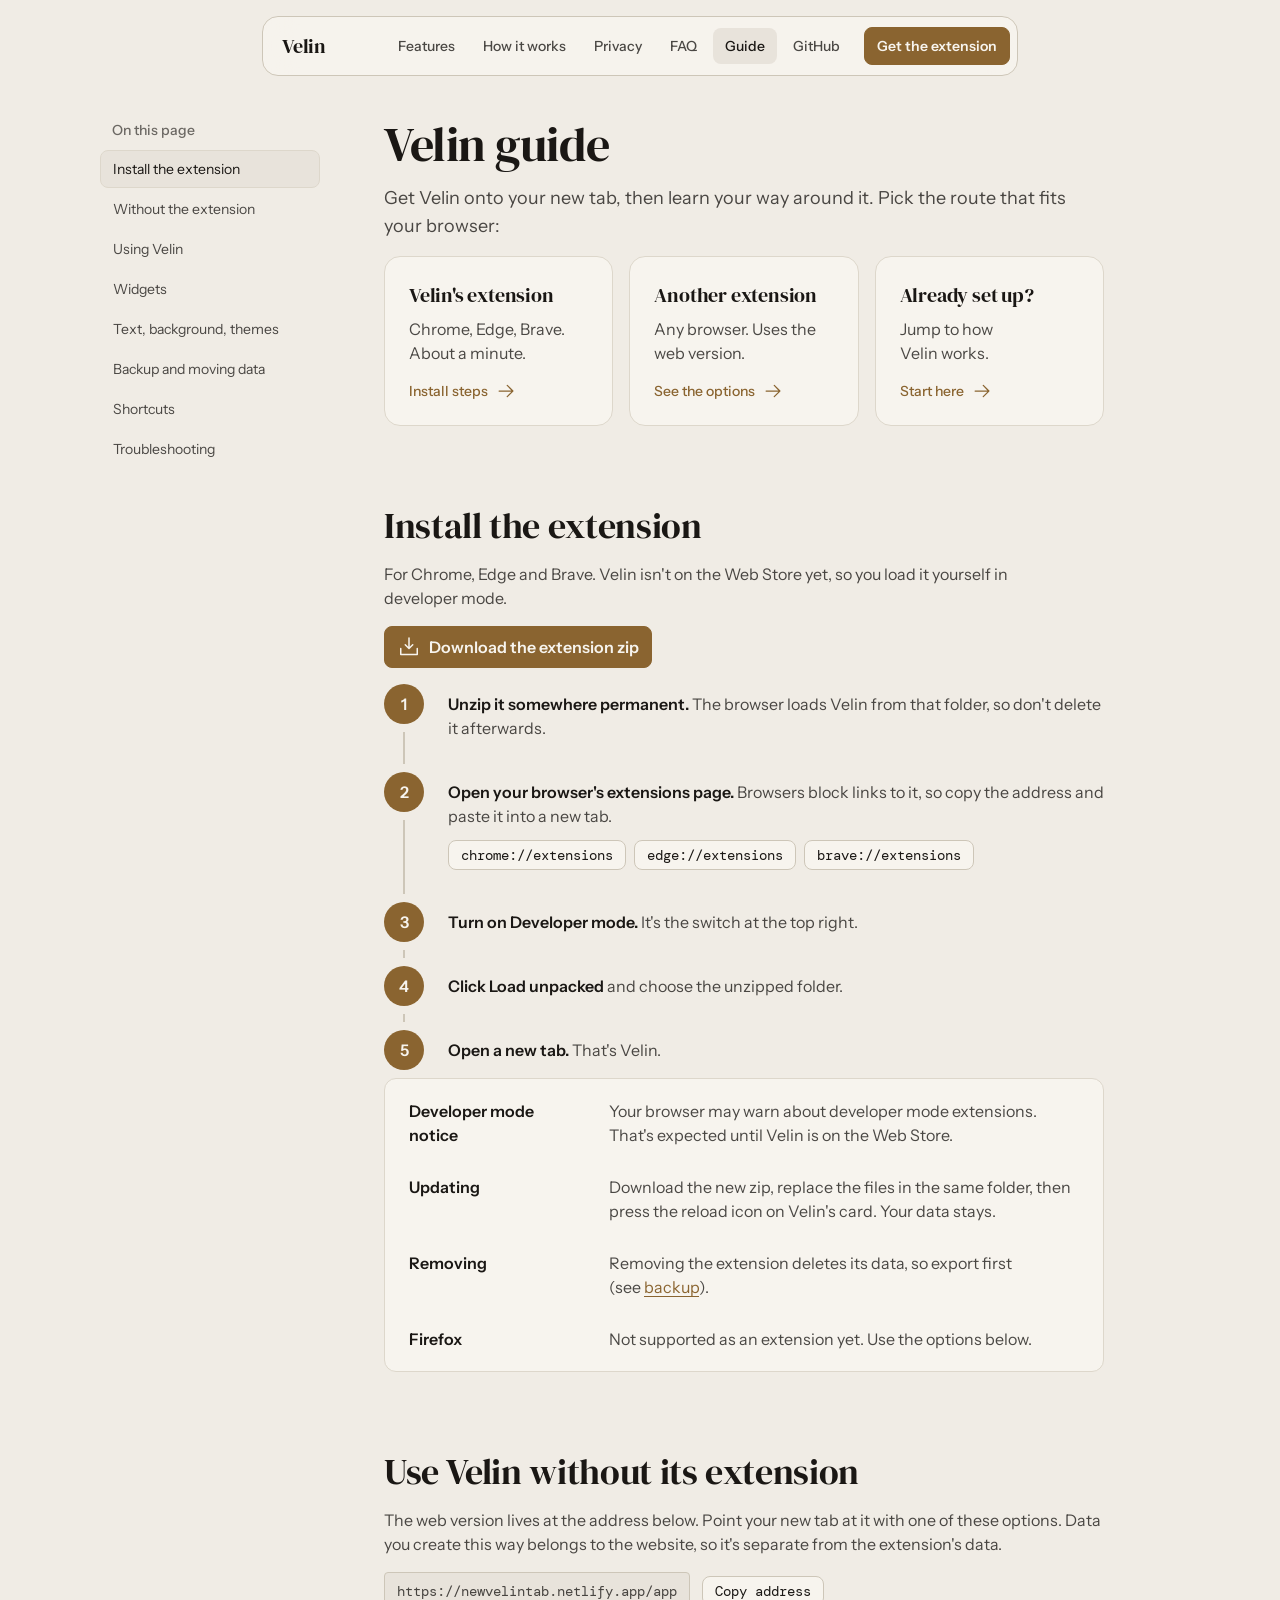
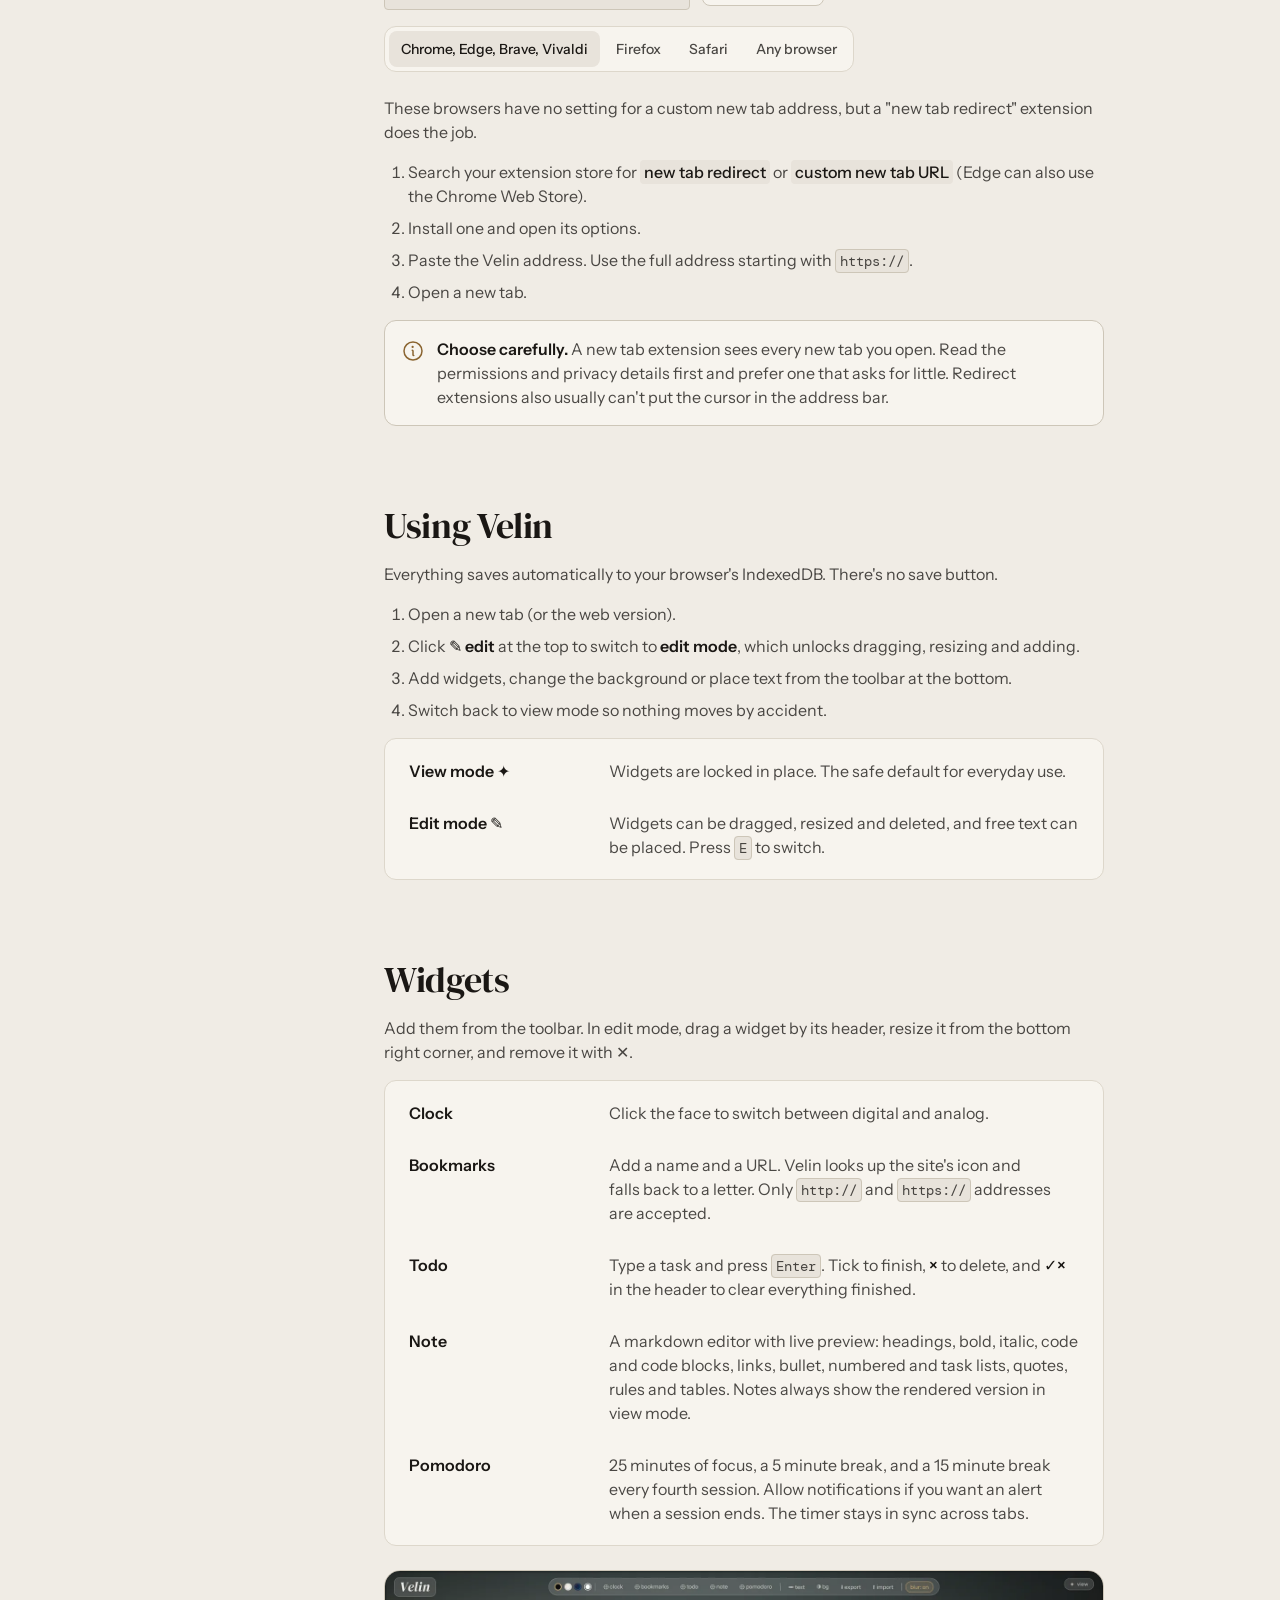
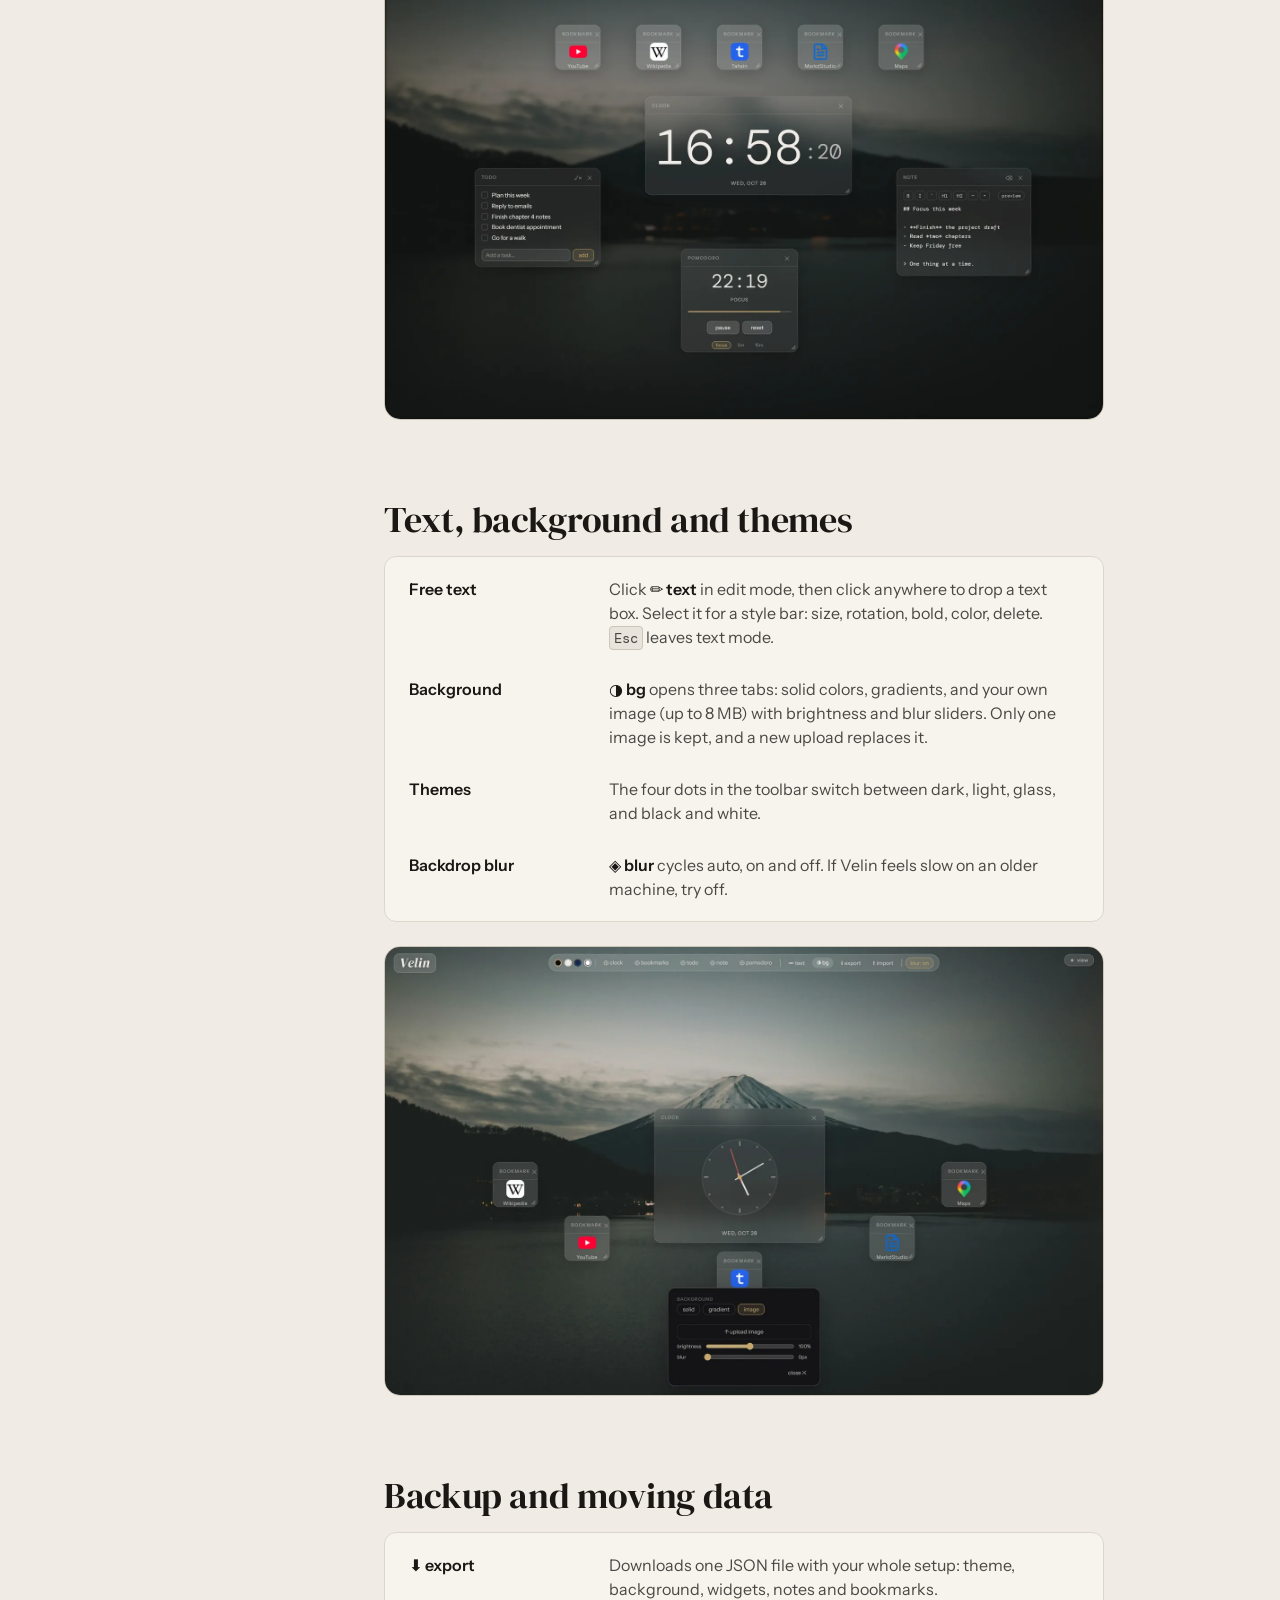
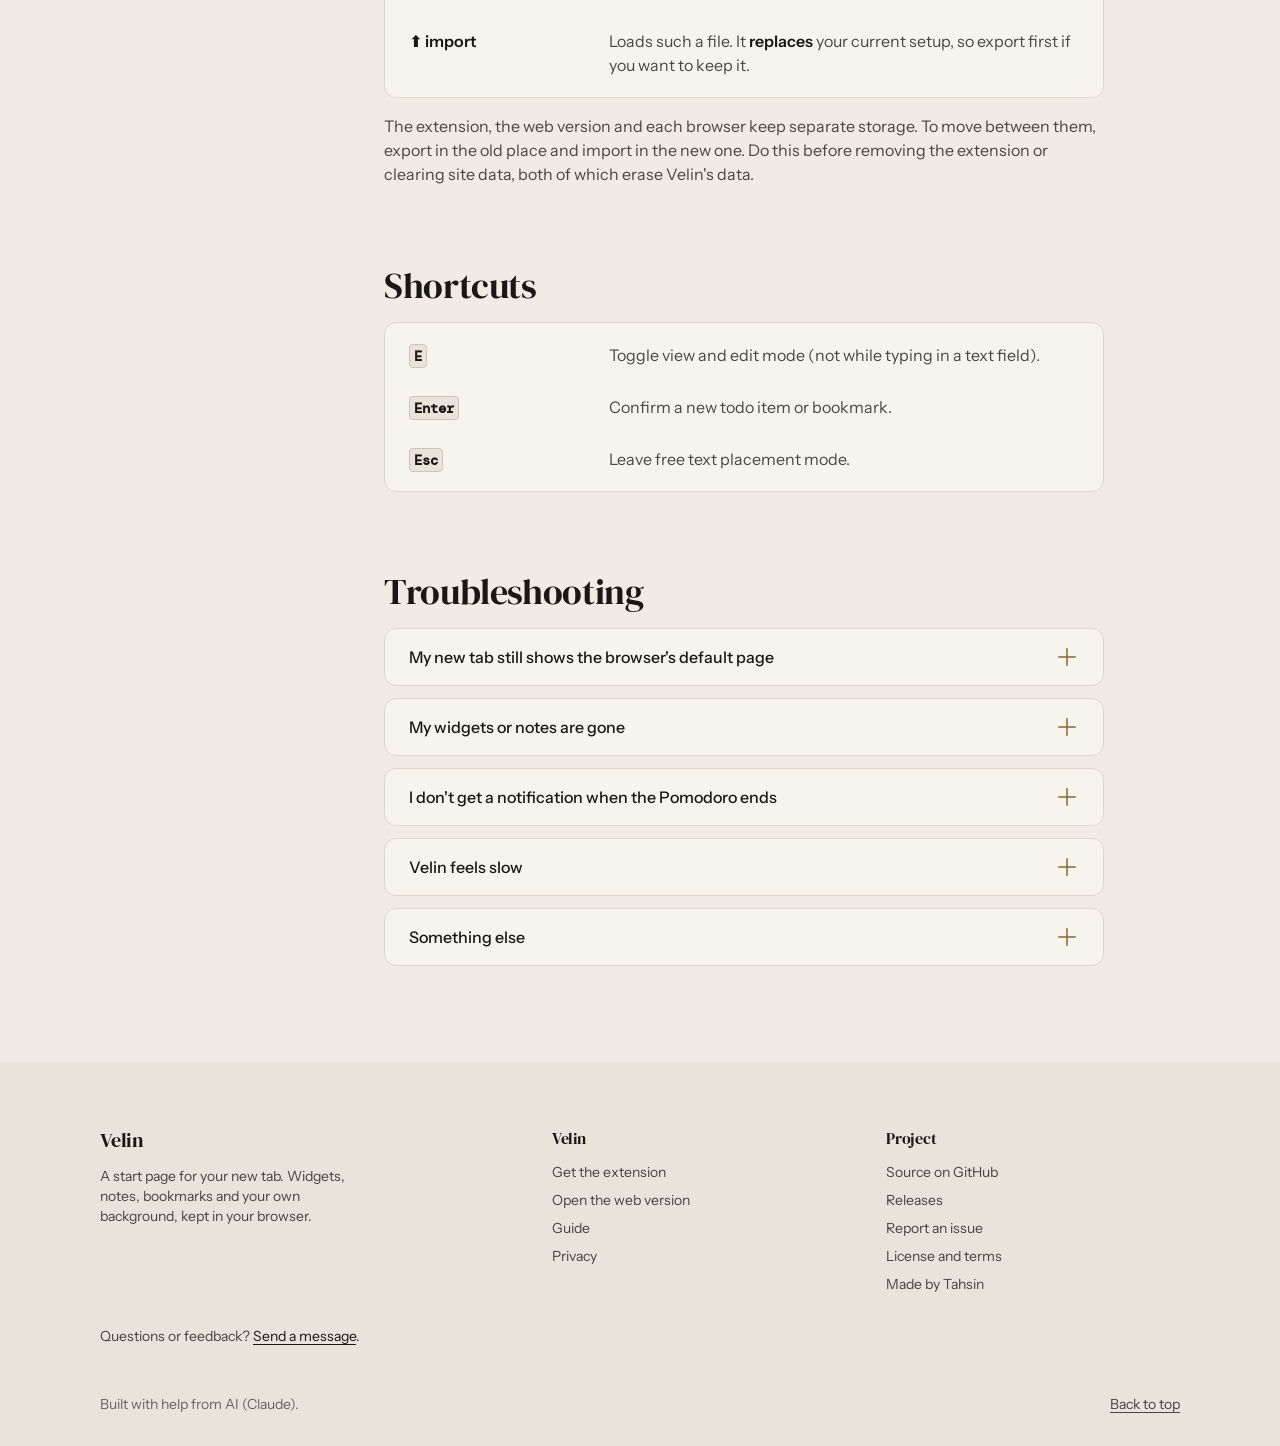
<file: guide.html>
<!DOCTYPE html>
<html lang="en">
<head>
  <meta charset="UTF-8">
  <meta name="viewport" content="width=device-width, initial-scale=1.0">
  <script>document.documentElement.classList.add('js');</script>
  <title>Velin guide: install, widgets and troubleshooting</title>
  <meta name="description" content="How to install Velin's new tab extension in Chrome, Edge and Brave, use it in Firefox or Safari, and how every widget, note and backup option works.">
  <link rel="canonical" href="https://newvelintab.netlify.app/guide">
  <meta name="theme-color" content="#131209">
  <meta property="og:type" content="website">
  <meta property="og:site_name" content="Velin">
  <meta property="og:locale" content="en_US">
  <meta property="og:title" content="Velin guide: install, widgets and troubleshooting">
  <meta property="og:description" content="Install Velin's extension, use it without one, and learn how every widget works.">
  <meta property="og:url" content="https://newvelintab.netlify.app/guide">
  <meta property="og:image" content="https://newvelintab.netlify.app/screenshots/og.jpg">
  <meta property="og:image:width" content="1200">
  <meta property="og:image:height" content="630">
  <meta name="twitter:card" content="summary_large_image">
  <meta name="twitter:title" content="Velin guide: install, widgets and troubleshooting">
  <meta name="twitter:description" content="Install Velin's extension, use it without one, and learn how every widget works.">
  <meta name="twitter:image" content="https://newvelintab.netlify.app/screenshots/og.jpg">
  <link rel="apple-touch-icon" href="./icons/icon-128.png">
  <link rel="icon" href="./favicon-dark.svg" media="(prefers-color-scheme: dark)" type="image/svg+xml">
  <link rel="icon" href="./favicon-light.svg" media="(prefers-color-scheme: light)" type="image/svg+xml">
  <link rel="preconnect" href="https://fonts.googleapis.com">
  <link rel="preconnect" href="https://fonts.gstatic.com" crossorigin>
  <link href="https://fonts.googleapis.com/css2?family=DM+Mono:wght@400;500&family=Instrument+Sans:wght@400;500;600&family=DM+Serif+Display&display=swap" rel="stylesheet">
  <link rel="stylesheet" href="./home.css">
  <link rel="stylesheet" href="./guide.css">
  <script type="application/ld+json">{"@context":"https://schema.org","@graph":[{"@type":"WebPage","name":"Velin guide: install, widgets and troubleshooting","url":"https://newvelintab.netlify.app/guide","isPartOf":{"@type":"WebSite","name":"Velin","url":"https://newvelintab.netlify.app/"},"author":{"@type":"Person","name":"Tahsin","url":"https://tahsin2155.github.io"}},{"@type":"BreadcrumbList","itemListElement":[{"@type":"ListItem","position":1,"name":"Velin","item":"https://newvelintab.netlify.app/"},{"@type":"ListItem","position":2,"name":"Guide","item":"https://newvelintab.netlify.app/guide"}]}]}</script>
</head>
<body id="top">
  <!-- Icons: Phosphor (MIT), inlined as one sprite -->
  <svg width="0" height="0" style="position:absolute" aria-hidden="true" focusable="false"><defs><symbol id="i-arrow-right" viewBox="0 0 256 256" fill="currentColor"><path d="M221.66,133.66l-72,72a8,8,0,0,1-11.32-11.32L196.69,136H40a8,8,0,0,1,0-16H196.69L138.34,61.66a8,8,0,0,1,11.32-11.32l72,72A8,8,0,0,1,221.66,133.66Z"/></symbol><symbol id="i-download-simple" viewBox="0 0 256 256" fill="currentColor"><path d="M224,144v64a8,8,0,0,1-8,8H40a8,8,0,0,1-8-8V144a8,8,0,0,1,16,0v56H208V144a8,8,0,0,1,16,0Zm-101.66,5.66a8,8,0,0,0,11.32,0l40-40a8,8,0,0,0-11.32-11.32L136,124.69V32a8,8,0,0,0-16,0v92.69L93.66,98.34a8,8,0,0,0-11.32,11.32Z"/></symbol><symbol id="i-info" viewBox="0 0 256 256" fill="currentColor"><path d="M128,24A104,104,0,1,0,232,128,104.11,104.11,0,0,0,128,24Zm0,192a88,88,0,1,1,88-88A88.1,88.1,0,0,1,128,216Zm16-40a8,8,0,0,1-8,8,16,16,0,0,1-16-16V128a8,8,0,0,1,0-16,16,16,0,0,1,16,16v40A8,8,0,0,1,144,176ZM112,84a12,12,0,1,1,12,12A12,12,0,0,1,112,84Z"/></symbol><symbol id="i-plus" viewBox="0 0 256 256" fill="currentColor"><path d="M224,128a8,8,0,0,1-8,8H136v80a8,8,0,0,1-16,0V136H40a8,8,0,0,1,0-16h80V40a8,8,0,0,1,16,0v80h80A8,8,0,0,1,224,128Z"/></symbol></defs></svg>

  <a class="skip" href="#main">Skip to main content</a>

  <header class="nav" id="nav">
    <a class="brand" href="./">Velin</a>
    <nav class="nav-links" id="nav-links" aria-label="Primary">
      <a href="./#features" style="--i:0">Features</a>
      <a href="./#how" style="--i:1">How it works</a>
      <a href="./#privacy" style="--i:2">Privacy</a>
      <a href="./#faq" style="--i:3">FAQ</a>
      <a href="./guide" style="--i:4" aria-current="page">Guide</a>
      <a href="https://github.com/Tahsin2155/velin" style="--i:5">GitHub</a>
      <a class="btn primary sm" href="./guide#install" style="--i:6">Get the extension</a>
    </nav>
    <button class="menu-toggle" type="button" aria-expanded="false" aria-controls="nav-links" aria-label="Open menu"><span></span><span></span></button>
  </header>

  <div class="guide-wrap">
    <aside class="toc" aria-label="On this page">
      <p class="toc-title">On this page</p>
      <a href="#install">Install the extension</a>
      <a href="#without-extension">Without the extension</a>
      <a href="#using">Using Velin</a>
      <a href="#widgets">Widgets</a>
      <a href="#look">Text, background, themes</a>
      <a href="#backup">Backup and moving data</a>
      <a href="#keys">Shortcuts</a>
      <a href="#trouble">Troubleshooting</a>
    </aside>

    <main class="prose" id="main" tabindex="-1">
      <h1>Velin guide</h1>
      <p class="lead">Get Velin onto your new tab, then learn your way around it. Pick the route that fits your browser:</p>
      <div class="ways">
        <a class="card way" href="#install"><span class="way-title">Velin's extension</span><p>Chrome, Edge, Brave. About a minute.</p><span class="go">Install steps <svg class="ic" aria-hidden="true"><use href="#i-arrow-right"/></svg></span></a>
        <a class="card way" href="#without-extension"><span class="way-title">Another extension</span><p>Any browser. Uses the web version.</p><span class="go">See the options <svg class="ic" aria-hidden="true"><use href="#i-arrow-right"/></svg></span></a>
        <a class="card way" href="#using"><span class="way-title">Already set up?</span><p>Jump to how Velin works.</p><span class="go">Start here <svg class="ic" aria-hidden="true"><use href="#i-arrow-right"/></svg></span></a>
      </div>

      <h2 id="install">Install the extension</h2>
      <p>For Chrome, Edge and Brave. Velin isn't on the Web Store yet, so you load it yourself in developer mode.</p>
      <p><a class="btn primary" href="https://github.com/Tahsin2155/velin/releases/latest/download/velin-extension.zip"><svg class="ic" aria-hidden="true"><use href="#i-download-simple"/></svg>Download the extension zip</a></p>
      <ol class="stepper">
        <li><b>Unzip it somewhere permanent.</b> The browser loads Velin from that folder, so don't delete it afterwards.</li>
        <li><b>Open your browser's extensions page.</b> Browsers block links to it, so copy the address and paste it into a new tab.
          <span class="copyrow"><button class="copy" type="button" data-copy="chrome://extensions">chrome://extensions</button><button class="copy" type="button" data-copy="edge://extensions">edge://extensions</button><button class="copy" type="button" data-copy="brave://extensions">brave://extensions</button></span></li>
        <li><b>Turn on Developer mode.</b> It's the switch at the top right.</li>
        <li><b>Click Load unpacked</b> and choose the unzipped folder.</li>
        <li><b>Open a new tab.</b> That's Velin.</li>
      </ol>
      <dl class="defs">
        <div><dt>Developer mode notice</dt><dd>Your browser may warn about developer mode extensions. That's expected until Velin is on the Web Store.</dd></div>
        <div><dt>Updating</dt><dd>Download the new zip, replace the files in the same folder, then press the reload icon on Velin's card. Your data stays.</dd></div>
        <div><dt>Removing</dt><dd>Removing the extension deletes its data, so export first (see <a href="#backup">backup</a>).</dd></div>
        <div><dt>Firefox</dt><dd>Not supported as an extension yet. Use the options below.</dd></div>
      </dl>

      <h2 id="without-extension">Use Velin without its extension</h2>
      <p>The web version lives at the address below. Point your new tab at it with one of these options. Data you create this way belongs to the website, so it's separate from the extension's data.</p>
      <p class="addr"><code>https://newvelintab.netlify.app/app</code><button class="copy" type="button" data-copy="https://newvelintab.netlify.app/app">Copy address</button></p>
      <div class="tabs" data-tabs>
        <div class="tablist" role="tablist" aria-label="Browser">
          <button type="button" role="tab" id="t-chromium" aria-controls="p-chromium">Chrome, Edge, Brave, Vivaldi</button>
          <button type="button" role="tab" id="t-firefox" aria-controls="p-firefox">Firefox</button>
          <button type="button" role="tab" id="t-safari" aria-controls="p-safari">Safari</button>
          <button type="button" role="tab" id="t-any" aria-controls="p-any">Any browser</button>
        </div>
        <div class="panel" id="p-chromium" role="tabpanel" aria-labelledby="t-chromium">
          <p>These browsers have no setting for a custom new tab address, but a "new tab redirect" extension does the job.</p>
          <ol class="plain">
            <li>Search your extension store for <span class="ui">new tab redirect</span> or <span class="ui">custom new tab URL</span> (Edge can also use the Chrome Web Store).</li>
            <li>Install one and open its options.</li>
            <li>Paste the Velin address. Use the full address starting with <code>https://</code>.</li>
            <li>Open a new tab.</li>
          </ol>
          <div class="note"><svg class="ic" aria-hidden="true"><use href="#i-info"/></svg><p><b>Choose carefully.</b> A new tab extension sees every new tab you open. Read the permissions and privacy details first and prefer one that asks for little. Redirect extensions also usually can't put the cursor in the address bar.</p></div>
        </div>
        <div class="panel" id="p-firefox" role="tabpanel" aria-labelledby="t-firefox">
          <p>Firefox can set a custom page for the homepage and new windows (<span class="ui">Settings, Home, Homepage and new windows, Custom URLs</span>). For new tabs it only offers Firefox Home or a blank page, so putting Velin on every new tab takes a new tab extension from addons.mozilla.org. Search for <span class="ui">new tab override</span> and use the address above.</p>
        </div>
        <div class="panel" id="p-safari" role="tabpanel" aria-labelledby="t-safari">
          <p>Safari can do it by itself. Open <span class="ui">Safari, Settings</span> (older versions say <span class="ui">Preferences</span>), go to <b>General</b>, set the <b>Homepage</b> to the Velin address, and choose <b>Homepage</b> for new tabs.</p>
        </div>
        <div class="panel" id="p-any" role="tabpanel" aria-labelledby="t-any">
          <p>Bookmark the address, or set it as your startup page (in Chrome, <span class="ui">Settings, On startup, Open a specific page</span>). You won't get it on every new tab, but it's one click away.</p>
        </div>
      </div>

      <h2 id="using">Using Velin</h2>
      <p>Everything saves automatically to your browser's IndexedDB. There's no save button.</p>
      <ol class="plain">
        <li>Open a new tab (or the web version).</li>
        <li>Click <b>✎ edit</b> at the top to switch to <b>edit mode</b>, which unlocks dragging, resizing and adding.</li>
        <li>Add widgets, change the background or place text from the toolbar at the bottom.</li>
        <li>Switch back to view mode so nothing moves by accident.</li>
      </ol>
      <dl class="defs">
        <div><dt>View mode ✦</dt><dd>Widgets are locked in place. The safe default for everyday use.</dd></div>
        <div><dt>Edit mode ✎</dt><dd>Widgets can be dragged, resized and deleted, and free text can be placed. Press <kbd>E</kbd> to switch.</dd></div>
      </dl>

      <h2 id="widgets">Widgets</h2>
      <p>Add them from the toolbar. In edit mode, drag a widget by its header, resize it from the bottom right corner, and remove it with ✕.</p>
      <dl class="defs">
        <div><dt>Clock</dt><dd>Click the face to switch between digital and analog.</dd></div>
        <div><dt>Bookmarks</dt><dd>Add a name and a URL. Velin looks up the site's icon and falls back to a letter. Only <code>http://</code> and <code>https://</code> addresses are accepted.</dd></div>
        <div><dt>Todo</dt><dd>Type a task and press <kbd>Enter</kbd>. Tick to finish, <b>×</b> to delete, and <b>✓×</b> in the header to clear everything finished.</dd></div>
        <div><dt>Note</dt><dd>A markdown editor with live preview: headings, bold, italic, code and code blocks, links, bullet, numbered and task lists, quotes, rules and tables. Notes always show the rendered version in view mode.</dd></div>
        <div><dt>Pomodoro</dt><dd>25 minutes of focus, a 5 minute break, and a 15 minute break every fourth session. Allow notifications if you want an alert when a session ends. The timer stays in sync across tabs.</dd></div>
      </dl>
      <figure class="shot" data-file="widgets.webp"><img src="./screenshots/widgets.webp" width="1600" height="1000" loading="lazy" alt="Edit mode with several widgets on the canvas"></figure>

      <h2 id="look">Text, background and themes</h2>
      <dl class="defs">
        <div><dt>Free text</dt><dd>Click <b>✏ text</b> in edit mode, then click anywhere to drop a text box. Select it for a style bar: size, rotation, bold, color, delete. <kbd>Esc</kbd> leaves text mode.</dd></div>
        <div><dt>Background</dt><dd><b>◑ bg</b> opens three tabs: solid colors, gradients, and your own image (up to 8 MB) with brightness and blur sliders. Only one image is kept, and a new upload replaces it.</dd></div>
        <div><dt>Themes</dt><dd>The four dots in the toolbar switch between dark, light, glass, and black and white.</dd></div>
        <div><dt>Backdrop blur</dt><dd><b>◈ blur</b> cycles auto, on and off. If Velin feels slow on an older machine, try off.</dd></div>
      </dl>
      <figure class="shot" data-file="backgrounds.webp"><img src="./screenshots/backgrounds.webp" width="1600" height="1000" loading="lazy" alt="The background panel open with an image background"></figure>

      <h2 id="backup">Backup and moving data</h2>
      <dl class="defs">
        <div><dt>⬇ export</dt><dd>Downloads one JSON file with your whole setup: theme, background, widgets, notes and bookmarks.</dd></div>
        <div><dt>⬆ import</dt><dd>Loads such a file. It <b>replaces</b> your current setup, so export first if you want to keep it.</dd></div>
      </dl>
      <p>The extension, the web version and each browser keep separate storage. To move between them, export in the old place and import in the new one. Do this before removing the extension or clearing site data, both of which erase Velin's data.</p>

      <h2 id="keys">Shortcuts</h2>
      <dl class="defs">
        <div><dt><kbd>E</kbd></dt><dd>Toggle view and edit mode (not while typing in a text field).</dd></div>
        <div><dt><kbd>Enter</kbd></dt><dd>Confirm a new todo item or bookmark.</dd></div>
        <div><dt><kbd>Esc</kbd></dt><dd>Leave free text placement mode.</dd></div>
      </dl>

      <h2 id="trouble">Troubleshooting</h2>
      <div class="qa-list">
        <details class="qa"><summary>My new tab still shows the browser's default page<svg class="ic" aria-hidden="true"><use href="#i-plus"/></svg></summary><p class="ans">Check that Velin is switched on at your extensions page. Only one extension can control the new tab, so turn off any other new tab extension.</p></details>
        <details class="qa"><summary>My widgets or notes are gone<svg class="ic" aria-hidden="true"><use href="#i-plus"/></svg></summary><p class="ans">Velin stores data per place: the extension, the website and each browser are separate, and removing the extension or clearing site data erases it. If you set Velin up in one place and opened another, you're looking at an empty copy. Import an export file to bring your setup across.</p></details>
        <details class="qa"><summary>I don't get a notification when the Pomodoro ends<svg class="ic" aria-hidden="true"><use href="#i-plus"/></svg></summary><p class="ans">Notifications need your permission. Allow them when asked, or check the page's notification permission in your browser's site settings.</p></details>
        <details class="qa"><summary>Velin feels slow<svg class="ic" aria-hidden="true"><use href="#i-plus"/></svg></summary><p class="ans">Set <b>◈ blur</b> to off and use a smaller background image.</p></details>
        <details class="qa"><summary>Something else<svg class="ic" aria-hidden="true"><use href="#i-plus"/></svg></summary><p class="ans">Send a message from the form on the <a href="./#contact">home page footer</a>, or open an issue on <a href="https://github.com/Tahsin2155/velin/issues">GitHub</a>.</p></details>
      </div>
    </main>
  </div>

  <footer class="site-footer">
    <div class="f-grid three">
      <div class="f-brand">
        <a class="brand" href="./">Velin</a>
        <p>A start page for your new tab. Widgets, notes, bookmarks and your own background, kept in your browser.</p>
      </div>
      <nav class="f-col" aria-label="Velin">
        <h2>Velin</h2>
        <a href="./guide#install">Get the extension</a>
        <a href="./app">Open the web version</a>
        <a href="./guide">Guide</a>
        <a href="./#privacy">Privacy</a>
      </nav>
      <nav class="f-col" aria-label="Project">
        <h2>Project</h2>
        <a href="https://github.com/Tahsin2155/velin">Source on GitHub</a>
        <a href="https://github.com/Tahsin2155/velin/releases">Releases</a>
        <a href="https://github.com/Tahsin2155/velin/issues">Report an issue</a>
        <a href="https://github.com/Tahsin2155/velin#license">License and terms</a>
        <a href="https://tahsin2155.github.io">Made by Tahsin</a>
      </nav>
    </div>
    <p class="f-ask">Questions or feedback? <a href="./#contact">Send a message</a>.</p>
    <div class="f-bar"><span>Built with help from AI (Claude).</span><a href="#top">Back to top</a></div>
  </footer>
  <script src="./landing.js"></script>
  <script src="./home.js"></script>
</body>
</html>
</file>
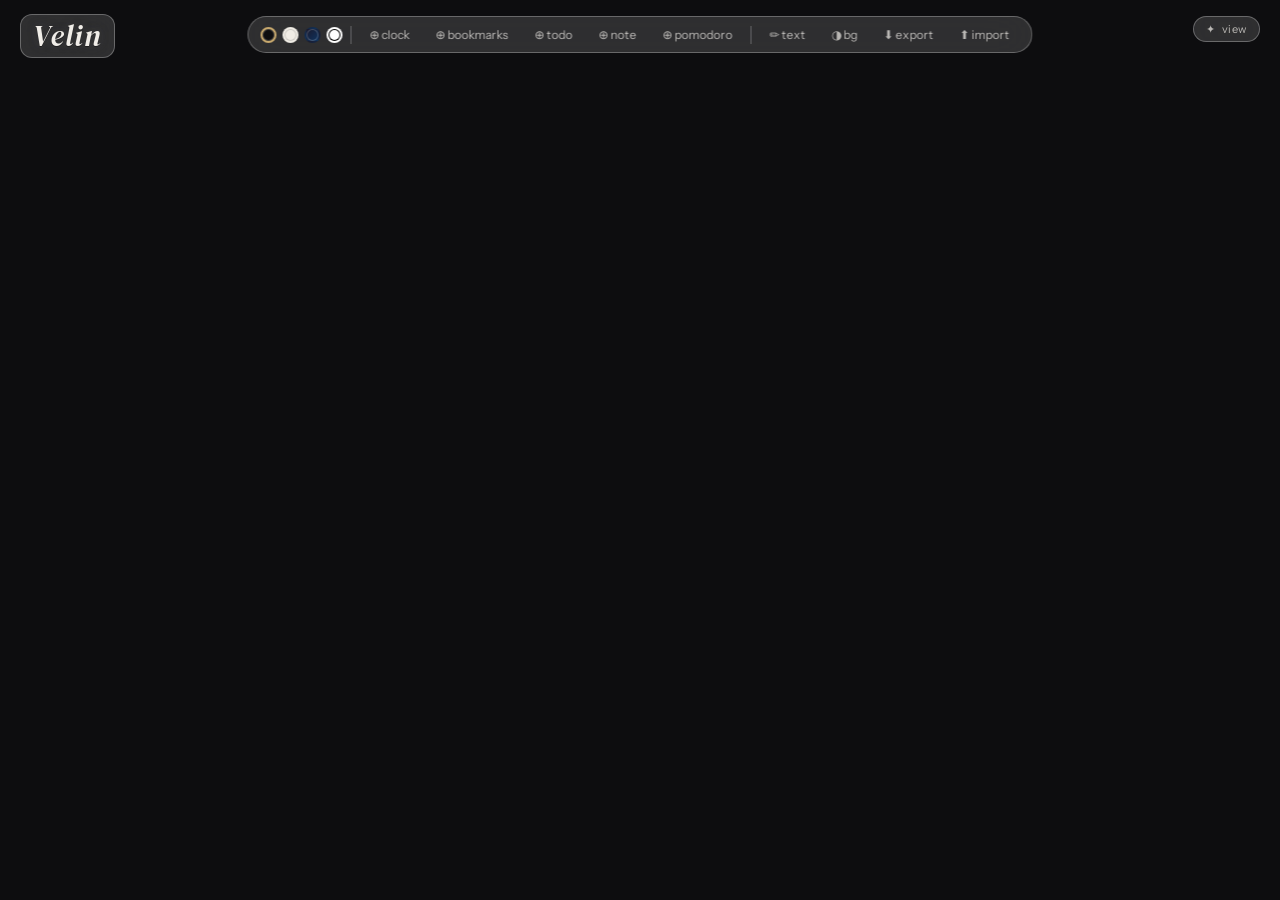
<file: startpage.html>
<!DOCTYPE html>
<html lang="en">
<head>
<meta charset="UTF-8">
<meta name="viewport" content="width=device-width, initial-scale=1.0">
<title>Start</title>
<link rel="preconnect" href="https://fonts.googleapis.com">
<link href="https://fonts.googleapis.com/css2?family=DM+Serif+Display:ital@0;1&family=DM+Mono:wght@300;400;500&family=Instrument+Sans:wght@300;400;500;600&display=swap" rel="stylesheet">
<style>
*,*::before,*::after{box-sizing:border-box;margin:0;padding:0;}
:root{
  --bg:#0d0d0f;--bg2:#141416;--bg3:#1c1c20;
  --surface:rgba(255,255,255,0.08);--surface2:rgba(255,255,255,0.14);
  --border:rgba(255,255,255,0.18);--border2:rgba(255,255,255,0.28);
  --text:#f0ede8;--text2:rgba(240,237,232,0.72);--text3:rgba(240,237,232,0.44);
  --accent:#c8a96e;--accent2:rgba(200,169,110,0.15);
  --red:#e05c5c;--green:#5cba82;
  --radius:14px;
  --font-display:'DM Serif Display',serif;
  --font-mono:'DM Mono',monospace;
  --font-sans:'Instrument Sans',sans-serif;
}
/* FIX 5: Added body.t-dark rule so the class actually does something */
body.t-dark{--bg:#0d0d0f;--bg2:#141416;--bg3:#1c1c20;--surface:rgba(255,255,255,0.08);--surface2:rgba(255,255,255,0.14);--border:rgba(255,255,255,0.18);--border2:rgba(255,255,255,0.28);--text:#f0ede8;--text2:rgba(240,237,232,0.72);--text3:rgba(240,237,232,0.44);--accent:#c8a96e;--accent2:rgba(200,169,110,0.15);--red:#e05c5c;--green:#5cba82;}
body.t-light{--bg:#f0ece5;--bg2:#e8e3db;--bg3:#ddd8cf;--surface:rgba(0,0,0,0.06);--surface2:rgba(0,0,0,0.11);--border:rgba(0,0,0,0.18);--border2:rgba(0,0,0,0.28);--text:#1a1714;--text2:rgba(26,23,20,0.72);--text3:rgba(26,23,20,0.46);--accent:#8a6430;--accent2:rgba(138,100,48,0.12);--red:#c0392b;--green:#27704a;}
body.t-glass{--bg:transparent;--bg2:rgba(255,255,255,0.1);--bg3:rgba(255,255,255,0.16);--surface:rgba(255,255,255,0.12);--surface2:rgba(255,255,255,0.2);--border:rgba(255,255,255,0.26);--border2:rgba(255,255,255,0.38);--text:#f0f4ff;--text2:rgba(240,244,255,0.8);--text3:rgba(240,244,255,0.5);--accent:#a78bfa;--accent2:rgba(167,139,250,0.15);--red:#f87171;--green:#6ee7b7;}
body.t-bw{--bg:#ffffff;--bg2:#f5f5f5;--bg3:#ebebeb;--surface:rgba(0,0,0,0.05);--surface2:rgba(0,0,0,0.1);--border:rgba(0,0,0,0.22);--border2:rgba(0,0,0,0.36);--text:#000;--text2:rgba(0,0,0,0.72);--text3:rgba(0,0,0,0.5);--accent:#000;--accent2:rgba(0,0,0,0.08);--red:#000;--green:#000;}

html,body{width:100%;height:100%;overflow:hidden;}
body{font-family:var(--font-sans);color:var(--text);background:var(--bg);transition:color .3s;}

button:focus-visible,
input:focus-visible,
select:focus-visible,
textarea:focus-visible,
.theme-dot:focus-visible,
.bg-tab:focus-visible,
.color-swatch:focus-visible,
.grad-preset:focus-visible {
  outline:2px solid var(--accent);
  outline-offset:2px;
}

/* ══ LAYERS ══ */
#bg-img-layer{position:fixed;inset:0;z-index:0;background-size:cover;background-position:center;opacity:0;transition:opacity .4s;}
#bg-layer{position:fixed;inset:0;z-index:1;transition:background .4s;}
#canvas{position:fixed;inset:0;z-index:2;overflow:hidden;}

/* ══ TOOLBAR ══ */
#toolbar{
  position:fixed;top:16px;left:50%;transform:translateX(-50%);z-index:100;
  display:flex;align-items:center;gap:6px;
  background:var(--surface2);backdrop-filter:blur(20px);
  border:1px solid var(--border2);border-radius:40px;
  padding:6px 12px;transition:opacity .3s,transform .3s;
}
body.view-mode #toolbar{opacity:0;pointer-events:none;transform:translateX(-50%) translateY(-8px);}
.tb-sep{width:1px;height:18px;background:var(--border2);margin:0 2px;}
.tb-btn{background:none;border:none;color:var(--text2);cursor:pointer;font-family:var(--font-sans);font-size:12px;padding:4px 10px;border-radius:20px;transition:all .15s;white-space:nowrap;display:flex;align-items:center;gap:5px;}
.tb-btn:hover{background:var(--surface2);color:var(--text);}
.tb-btn.active{background:var(--accent2);color:var(--accent);border:1px solid var(--accent);}
.theme-dot{width:16px;height:16px;border-radius:50%;cursor:pointer;border:2px solid transparent;transition:all .15s;flex-shrink:0;}
.theme-dot:hover{transform:scale(1.15);}
.theme-dot.active{border-color:var(--accent);}
.td-dark{background:#0d0d0f;box-shadow:inset 0 0 0 1px rgba(255,255,255,0.2);}
.td-light{background:#f0ece5;box-shadow:inset 0 0 0 1px rgba(0,0,0,0.15);}
.td-glass{background:linear-gradient(135deg,#1a1a2e,#0f3460);box-shadow:inset 0 0 0 1px rgba(255,255,255,0.2);}
.td-bw{background:#fff;box-shadow:inset 0 0 0 1px #000;}

/* ══ MODE TOGGLE ══ */
#mode-toggle{
  position:fixed;top:16px;right:20px;z-index:200;
  background:var(--surface2);backdrop-filter:blur(20px);
  border:1px solid var(--border2);border-radius:20px;
  padding:5px 12px;font-size:11px;font-family:var(--font-sans);
  color:var(--text2);cursor:pointer;transition:all .2s;
  display:flex;align-items:center;gap:6px;letter-spacing:.05em;
}
#mode-toggle:hover{color:var(--text);border-color:var(--accent);background:var(--accent2);}
body.view-mode #mode-toggle{background:var(--accent2);color:var(--accent);border-color:var(--accent);}

/* ══ BRAND MARK ══ */
#brand-mark{
  position:fixed;
  top:14px;
  left:20px;
  z-index:9999;
  padding:6px 12px;
  border-radius:12px;
  border:1px solid var(--border2);
  background:var(--surface2);
  backdrop-filter:blur(16px);
  color:var(--text);
  font-family:var(--font-display);
  font-size:30px;
  font-style:italic;
  line-height:1;
  letter-spacing:.03em;
  text-shadow:
    0 1px 0 rgba(0,0,0,0.35),
    0 0 10px rgba(0,0,0,0.45),
    0 0 10px rgba(255,255,255,0.18);
  pointer-events:none;
  user-select:none;
}

/* ══ WIDGET PANEL ══ */
.wp{
  position:absolute;min-width:160px;min-height:60px;
  background:var(--surface);backdrop-filter:blur(24px);
  border:1px solid var(--border);border-radius:var(--radius);
  display:flex;flex-direction:column;
  box-shadow:0 8px 32px rgba(0,0,0,0.18);
  transition:border-color .2s,box-shadow .2s,background .3s;
  user-select:none;
}
body.t-glass .wp{background:rgba(255,255,255,0.08);border-color:rgba(255,255,255,0.16);}
body.t-bw .wp{background:#fff;border-color:#000;}
.wp:hover{border-color:var(--border2);}
.wp.dragging{box-shadow:0 20px 60px rgba(0,0,0,0.35);border-color:var(--accent);opacity:.95;z-index:9999!important;}
.wp.resizing{border-color:var(--accent);z-index:9999!important;}

/* VIEW MODE */
body.view-mode .wp{cursor:default!important;}
body.view-mode .wp-header{display:none!important;}
body.view-mode .wp-resize{display:none!important;}
body.view-mode .wp:hover{border-color:var(--border);}
body.view-mode .wp[data-type="clock"],
body.view-mode .wp[data-type="bookmark"]{background:transparent!important;border-color:transparent!important;box-shadow:none!important;backdrop-filter:none!important;}
body.view-mode .wp[data-type="bookmark"] .wp-body{padding:4px;}
body.view-mode .bm-widget-favicon{width:40px;height:40px;border-radius:10px;}
body.view-mode .bm-widget-name{opacity:.65;font-size:10px;}
body.view-mode .wp[data-type="clock"] .wp-body{padding:0;}

body.view-mode .wp[data-type="note"] .wp-body{padding:10px 14px;}
body.view-mode .wp[data-type="note"] .note-toolbar{display:none!important;}
body.view-mode .wp[data-type="note"] .note-edit-area{display:none!important;}
body.view-mode .wp[data-type="note"] .note-preview-area{display:block!important;overflow-y:auto!important;}

body.view-mode .wp[data-type="todo"] .todo-input-row{display:none!important;}
body.view-mode .wp[data-type="todo"] .todo-clear-btn{display:none!important;}
body.view-mode .wp[data-type="todo"] .ti-del{display:none!important;}

/* drag handle */
.wp-header{display:flex;align-items:center;justify-content:space-between;padding:10px 14px 8px;cursor:grab;flex-shrink:0;border-bottom:1px solid var(--border);}
.wp-header:active{cursor:grabbing;}
.wp-title{font-size:10px;font-weight:500;color:var(--text3);letter-spacing:.12em;text-transform:uppercase;}
.wp-actions{display:flex;gap:4px;}
.wp-btn{background:none;border:none;cursor:pointer;color:var(--text3);font-size:13px;padding:1px 4px;border-radius:4px;transition:color .15s;}
.wp-btn:hover{color:var(--text);}
.wp-body{flex:1;overflow:hidden;padding:12px 14px;display:flex;flex-direction:column;gap:10px;}
.wp-resize{position:absolute;bottom:0;right:0;width:18px;height:18px;cursor:nwse-resize;display:flex;align-items:flex-end;justify-content:flex-end;padding:4px;opacity:.4;transition:opacity .15s;}
.wp-resize:hover,.wp.resizing .wp-resize{opacity:1;}

/* ══ CLOCK ══ */
.wp[data-type="clock"] .wp-body{align-items:center;justify-content:center;padding:20px 14px;overflow:hidden;}
body.view-mode .wp[data-type="clock"] .wp-body{padding:0;}
.clock-digital{font-family:var(--font-mono);font-weight:300;line-height:1;color:var(--text);cursor:pointer;text-align:center;transition:font-size .2s;}
.clock-analog{cursor:pointer;display:block;margin:0 auto;}
.clock-date{font-size:11px;color:var(--text2);letter-spacing:.08em;text-transform:uppercase;margin-top:8px;text-align:center;}
body.view-mode .clock-date{margin-top:6px;}

/* ══ BOOKMARKS ══ */
.bm-item{display:flex;align-items:center;gap:6px;background:var(--surface2);border:1px solid var(--border);border-radius:8px;padding:5px 10px;font-size:12px;color:var(--text);text-decoration:none;position:relative;transition:border-color .15s;cursor:pointer;}
.bm-item:hover{border-color:var(--border2);}
.bm-del{display:none;position:absolute;top:-6px;right:-6px;background:var(--red);border-radius:50%;width:15px;height:15px;font-size:9px;color:#fff;align-items:center;justify-content:center;cursor:pointer;z-index:2;}
.bm-item:hover .bm-del{display:flex;}
.bm-favicon{width:13px;height:13px;border-radius:2px;}
.bm-widget-inner{display:flex;flex-direction:column;align-items:center;justify-content:center;gap:6px;padding:10px 0;cursor:pointer;text-decoration:none;color:var(--text);transition:opacity .15s;width:100%;height:100%;}
.bm-widget-inner:hover{opacity:.8;}
.bm-favicon-wrap{position:relative;width:40px;height:40px;flex-shrink:0;}
.bm-widget-favicon{width:40px;height:40px;border-radius:10px;display:block;object-fit:contain;}
.bm-favicon-letter{width:40px;height:40px;border-radius:10px;background:var(--surface2);display:none;align-items:center;justify-content:center;font-size:18px;font-weight:500;color:var(--text2);border:1px solid var(--border2);}
.bm-widget-name{font-size:11px;color:var(--text2);text-align:center;letter-spacing:.04em;word-break:break-word;max-width:100px;}

/* bookmark dropdown panel */
#bm-panel{
  position:fixed;top:56px;left:50%;transform:translateX(-50%);z-index:300;
  background:var(--bg2);border:1px solid var(--border2);border-radius:16px;
  padding:16px 18px;width:320px;display:none;flex-direction:column;gap:12px;
  backdrop-filter:blur(30px);box-shadow:0 16px 48px rgba(0,0,0,0.3);
}
body.t-glass #bm-panel{background:rgba(15,20,50,0.9);}
#bm-panel.open{display:flex;}
#bm-panel-title{font-size:10px;color:var(--text3);letter-spacing:.1em;text-transform:uppercase;}
#bm-saved-list{display:flex;flex-wrap:wrap;gap:8px;}
.bm-saved-item{display:flex;flex-direction:column;align-items:center;gap:4px;padding:8px 10px;border-radius:10px;border:1px solid var(--border);background:var(--surface);cursor:pointer;transition:all .15s;min-width:64px;max-width:80px;position:relative;}
.bm-saved-item:hover{border-color:var(--border2);background:var(--surface2);}
.bm-saved-item img{width:24px;height:24px;border-radius:6px;}
.bm-saved-item span{font-size:10px;color:var(--text2);text-align:center;word-break:break-word;line-height:1.3;}
.bm-saved-del{display:none;position:absolute;top:-6px;right:-6px;background:var(--red);border-radius:50%;width:15px;height:15px;font-size:9px;color:#fff;align-items:center;justify-content:center;cursor:pointer;z-index:2;}
.bm-saved-item:hover .bm-saved-del{display:flex;}
#bm-add-row{display:flex;gap:6px;}
#bm-panel-close{align-self:flex-end;font-size:11px;padding:3px 10px;}

/* ══ TODO ══ */
.todo-list-wrap{display:flex;flex-direction:column;gap:5px;overflow-y:auto;flex:1;}
.todo-list-wrap::-webkit-scrollbar{width:3px;}
.todo-list-wrap::-webkit-scrollbar-thumb{background:var(--border2);border-radius:2px;}
.ti{display:flex;align-items:flex-start;gap:8px;font-size:13px;}
.ti.done .ti-text{text-decoration:line-through;color:var(--text3);}
.ti-chk{width:15px;height:15px;border-radius:4px;border:1.5px solid var(--border2);flex-shrink:0;cursor:pointer;display:flex;align-items:center;justify-content:center;margin-top:1px;transition:all .15s;}
.ti-chk.on{background:var(--accent);border-color:var(--accent);}
.ti-chk.on::after{content:'✓';font-size:8px;color:var(--bg);}
.ti-text{flex:1;line-height:1.45;word-break:break-word;user-select:text;}
.ti-del{opacity:0;font-size:11px;color:var(--red);cursor:pointer;flex-shrink:0;transition:opacity .15s;padding-top:1px;}
.ti:hover .ti-del{opacity:1;}
.todo-input-row{display:flex;gap:6px;flex-shrink:0;}

/* ══ NOTE ══ */
.note-toolbar{display:flex;gap:4px;flex-shrink:0;flex-wrap:wrap;}
.note-fmt-btn{background:none;border:1px solid var(--border);color:var(--text2);border-radius:5px;padding:2px 7px;font-size:11px;cursor:pointer;font-family:var(--font-mono);transition:all .15s;}
.note-fmt-btn:hover{background:var(--surface2);color:var(--text);border-color:var(--border2);}
.note-toggle-btn{font-size:10px;padding:2px 8px;margin-left:auto;border-radius:10px;}
.note-edit-area{flex:1;background:transparent;border:none;resize:none;color:var(--text);font-family:var(--font-mono);font-size:12px;line-height:1.7;outline:none;user-select:text;min-height:60px;}
.note-edit-area::placeholder{color:var(--text3);}
.note-preview-area{flex:1;overflow-y:auto;font-size:13px;line-height:1.75;color:var(--text);user-select:text;display:none;}
.note-preview-area::-webkit-scrollbar{width:3px;}
.note-preview-area::-webkit-scrollbar-thumb{background:var(--border2);border-radius:2px;}
.note-preview-area h1,.note-preview-area h2,.note-preview-area h3{font-family:var(--font-display);font-weight:400;margin:8px 0 4px;}
.note-preview-area h1{font-size:20px;}.note-preview-area h2{font-size:16px;}.note-preview-area h3{font-size:14px;}
.note-preview-area p{margin:4px 0;}
.note-preview-area strong{font-weight:600;}
.note-preview-area em{font-style:italic;}
.note-preview-area code{font-family:var(--font-mono);font-size:11px;background:var(--surface2);padding:1px 5px;border-radius:4px;}
.note-preview-area ul,.note-preview-area ol{padding-left:18px;margin:4px 0;}
.note-preview-area li{margin:2px 0;}
.note-preview-area blockquote{border-left:3px solid var(--accent);padding-left:10px;color:var(--text2);margin:6px 0;}
.note-preview-area a{color:var(--accent);text-decoration:none;}
.note-preview-area hr{border:none;border-top:1px solid var(--border);margin:10px 0;}

/* ══ POMODORO ══ */
.pomo-time{font-family:var(--font-mono);font-size:42px;font-weight:300;color:var(--text);line-height:1;text-align:center;}
.pomo-label{font-size:10px;color:var(--text2);letter-spacing:.1em;text-transform:uppercase;text-align:center;margin-top:4px;}
.pomo-track{height:2px;background:var(--border);border-radius:2px;margin-top:10px;}
.pomo-bar{height:2px;background:var(--accent);border-radius:2px;transition:width 1s linear;}
.pomo-btns{display:flex;justify-content:center;gap:8px;margin-top:10px;}
.pomo-btn{background:var(--surface2);border:1px solid var(--border2);color:var(--text);border-radius:8px;padding:6px 18px;font-size:12px;cursor:pointer;font-family:var(--font-sans);transition:all .15s;}
.pomo-btn:hover{background:var(--accent2);border-color:var(--accent);color:var(--accent);}
.pomo-modes{display:flex;justify-content:center;gap:6px;margin-top:6px;}
.pomo-mode{font-size:10px;color:var(--text3);cursor:pointer;padding:2px 8px;border-radius:10px;transition:all .15s;border:1px solid transparent;}
.pomo-mode.active{color:var(--accent);border-color:var(--accent);background:var(--accent2);}
.pomo-sessions{font-size:10px;color:var(--text3);text-align:center;margin-top:6px;}

/* ══ FREE TEXT ══ */
.ft-wrapper{position:absolute;display:inline-block;}
.ft-note{display:block;background:transparent;border:none;outline:none;font-family:'Lora','Georgia','Times New Roman',serif;font-size:14px;color:var(--text);min-width:60px;min-height:22px;resize:none;overflow:hidden;line-height:1.5;padding:2px 4px;cursor:move;}
.ft-note:focus{cursor:text;border-bottom:1px dashed var(--border2);}
body.view-mode .ft-note{cursor:default;pointer-events:none;border-bottom:none;}
body.view-mode .ft-del-btn{display:none!important;}
body.view-mode .ft-resize{display:none!important;}
.ft-del-btn{position:absolute;top:0;left:0;transform:translate(-50%,-50%);background:var(--red);color:#fff;border:none;border-radius:50%;width:18px;height:18px;font-size:10px;cursor:pointer;display:none;align-items:center;justify-content:center;z-index:3;}
.ft-wrapper:hover .ft-del-btn{display:flex;}
.ft-resize{position:absolute;right:-2px;bottom:-2px;width:16px;height:16px;display:none;align-items:center;justify-content:center;color:var(--text3);cursor:nwse-resize;z-index:3;}
.ft-wrapper:hover .ft-resize{display:flex;}
.ft-resize svg{display:block;}

/* ══ INPUTS ══ */
.mini-input{flex:1;background:var(--surface);border:1px solid var(--border2);color:var(--text);border-radius:8px;padding:5px 9px;font-size:12px;font-family:var(--font-sans);outline:none;transition:border-color .2s;}
.mini-input:focus{border-color:var(--accent);}
.mini-input::placeholder{color:var(--text3);}
.add-btn{background:var(--accent2);border:1px solid var(--accent);color:var(--accent);border-radius:8px;padding:5px 12px;font-size:12px;cursor:pointer;font-family:var(--font-sans);transition:all .15s;white-space:nowrap;flex-shrink:0;}
.add-btn:hover{background:var(--accent);color:var(--bg);}

/* ══ BG PANEL ══ */
#bg-panel{position:fixed;bottom:20px;left:50%;transform:translateX(-50%);z-index:200;background:var(--bg2);border:1px solid var(--border2);border-radius:16px;padding:18px 20px;width:340px;display:none;flex-direction:column;gap:14px;backdrop-filter:blur(30px);box-shadow:0 16px 48px rgba(0,0,0,0.3);}
body.t-glass #bg-panel{background:rgba(15,20,50,0.85);}
#bg-panel.open{display:flex;}
body.view-mode #bg-panel{display:none!important;}
.bg-section-title{font-size:10px;color:var(--text3);letter-spacing:.1em;text-transform:uppercase;margin-bottom:4px;}
.bg-tabs{display:flex;gap:6px;}
.bg-tab{font-size:12px;padding:4px 12px;border-radius:10px;cursor:pointer;border:1px solid var(--border);color:var(--text2);background:transparent;font-family:var(--font-sans);transition:all .15s;}
.bg-tab.active{background:var(--accent2);border-color:var(--accent);color:var(--accent);}
#bg-solid-panel,#bg-gradient-panel,#bg-image-panel{display:none;}
#bg-solid-panel.show,#bg-gradient-panel.show,#bg-image-panel.show{display:block;}
.color-row{display:flex;align-items:center;gap:10px;margin-top:8px;flex-wrap:wrap;}
.color-swatch{width:28px;height:28px;border-radius:6px;cursor:pointer;border:2px solid transparent;transition:transform .15s,border-color .15s;flex-shrink:0;}
.color-swatch:hover{transform:scale(1.12);}
.color-swatch.active{border-color:var(--accent);}
input[type=color]{width:36px;height:28px;border:1px solid var(--border2);border-radius:6px;cursor:pointer;background:none;padding:1px;}
.grad-row{display:flex;align-items:center;gap:8px;margin-top:8px;flex-wrap:wrap;}
.grad-preset{width:52px;height:32px;border-radius:8px;cursor:pointer;border:2px solid transparent;transition:all .15s;}
.grad-preset:hover{transform:scale(1.06);}
.grad-preset.active{border-color:var(--accent);}
.img-upload-btn{width:100%;padding:8px;border:1px dashed var(--border2);border-radius:8px;color:var(--text2);font-size:12px;cursor:pointer;text-align:center;background:transparent;font-family:var(--font-sans);transition:all .15s;margin-top:8px;display:block;}
.img-upload-btn:hover{border-color:var(--accent);color:var(--accent);}
input[type=range]{flex:1;accent-color:var(--accent);}

/* ══ HINT ══ */
#ft-hint{position:fixed;bottom:20px;left:50%;transform:translateX(-50%);font-size:11px;color:var(--text2);background:var(--bg2);border:1px solid var(--border);border-radius:20px;padding:5px 14px;pointer-events:none;opacity:0;transition:opacity .3s;z-index:300;}
#ft-hint.show{opacity:1;}

/* ══ FREE TEXT STYLEBAR ══ */
#ft-stylebar{position:fixed;z-index:410;display:none;align-items:center;gap:6px;padding:6px 8px;background:var(--surface2);border:1px solid var(--border2);border-radius:12px;backdrop-filter:blur(18px);box-shadow:0 8px 28px rgba(0,0,0,0.2);}
#ft-stylebar.show{display:flex;}
body.view-mode #ft-stylebar{display:none!important;}
.fts-btn{background:var(--surface);border:1px solid var(--border2);color:var(--text);border-radius:8px;padding:3px 8px;font-size:11px;font-family:var(--font-sans);cursor:pointer;line-height:1.2;min-width:30px;}
.fts-btn:hover{border-color:var(--accent);color:var(--accent);}
.fts-btn.active{background:var(--accent2);border-color:var(--accent);color:var(--accent);}
#ft-color{width:30px;height:24px;border:1px solid var(--border2);border-radius:6px;padding:0;background:none;cursor:pointer;}
#ft-size-read{font-size:10px;color:var(--text2);min-width:34px;text-align:center;}

/* ══ IMAGE WARNING TOAST ══ */
#img-warn{position:fixed;bottom:60px;left:50%;transform:translateX(-50%);font-size:11px;color:var(--text);background:var(--red);border-radius:20px;padding:5px 14px;pointer-events:none;opacity:0;transition:opacity .3s;z-index:400;white-space:nowrap;}
#img-warn.show{opacity:1;}

::-webkit-scrollbar{width:3px;}
::-webkit-scrollbar-thumb{background:var(--border2);border-radius:2px;}
</style>
</head>
<body>

<div id="brand-mark" aria-label="Velin brand">Velin</div>

<div id="bg-img-layer"></div>
<div id="bg-layer"></div>
<div id="canvas"></div>

<!-- MODE TOGGLE -->
<button id="mode-toggle" title="Toggle view/edit mode (E)">
  <span id="mode-icon">✦</span>
  <span id="mode-label">view</span>
</button>

<!-- TOOLBAR -->
<div id="toolbar">
  <div class="theme-dot td-dark" data-theme="dark"></div>
  <div class="theme-dot td-light" data-theme="light"></div>
  <div class="theme-dot td-glass" data-theme="glass"></div>
  <div class="theme-dot td-bw" data-theme="bw"></div>
  <div class="tb-sep"></div>
  <button class="tb-btn" data-add="clock">⊕ clock</button>
  <button class="tb-btn" id="bm-launcher-btn">⊕ bookmarks</button>
  <button class="tb-btn" data-add="todo">⊕ todo</button>
  <button class="tb-btn" data-add="note">⊕ note</button>
  <button class="tb-btn" data-add="pomodoro">⊕ pomodoro</button>
  <div class="tb-sep"></div>
  <button class="tb-btn" id="ft-toggle-btn">✏ text</button>
  <button class="tb-btn" id="bg-toggle-btn">◑ bg</button>
  <button class="tb-btn" id="export-btn" title="Export settings">⬇ export</button>
  <button class="tb-btn" id="import-btn" title="Import settings">⬆ import</button>
  <input type="file" id="import-file" accept=".json" style="display:none;">
</div>

<!-- BOOKMARK PANEL -->
<div id="bm-panel">
  <div id="bm-panel-title">bookmarks</div>
  <div id="bm-saved-list"></div>
  <div id="bm-add-row">
    <input class="mini-input" id="bm-name-inp" placeholder="Name" style="max-width:90px;">
    <input class="mini-input" id="bm-url-inp" placeholder="https://...">
    <button class="add-btn" id="bm-add-btn">add</button>
  </div>
  <button class="tb-btn" id="bm-panel-close" style="align-self:flex-end;font-size:11px;">close ✕</button>
</div>

<!-- BG PANEL -->
<div id="bg-panel">
  <div>
    <div class="bg-section-title">background</div>
    <div class="bg-tabs">
      <button class="bg-tab active" data-bgtab="solid">solid</button>
      <button class="bg-tab" data-bgtab="gradient">gradient</button>
      <button class="bg-tab" data-bgtab="image">image</button>
    </div>
  </div>
  <div id="bg-solid-panel" class="show">
    <div class="bg-section-title">color</div>
    <div class="color-row">
      <div class="color-swatch active" style="background:#0d0d0f" data-color="#0d0d0f"></div>
      <div class="color-swatch" style="background:#0f1117" data-color="#0f1117"></div>
      <div class="color-swatch" style="background:#1a1a2e" data-color="#1a1a2e"></div>
      <div class="color-swatch" style="background:#f0ece5" data-color="#f0ece5"></div>
      <div class="color-swatch" style="background:#1a2433" data-color="#1a2433"></div>
      <div class="color-swatch" style="background:#181818" data-color="#181818"></div>
      <input type="color" id="solid-color-picker" value="#0d0d0f" title="Custom color">
    </div>
  </div>
  <div id="bg-gradient-panel">
    <div class="bg-section-title">presets</div>
    <div class="grad-row">
      <div class="grad-preset" style="background:linear-gradient(135deg,#0d0d0f,#1a1a2e)" data-grad="linear-gradient(135deg,#0d0d0f,#1a1a2e)"></div>
      <div class="grad-preset" style="background:linear-gradient(135deg,#16213e,#0f3460)" data-grad="linear-gradient(135deg,#16213e,#0f3460)"></div>
      <div class="grad-preset" style="background:linear-gradient(135deg,#1a0a2e,#2d1b69)" data-grad="linear-gradient(135deg,#1a0a2e,#2d1b69)"></div>
      <div class="grad-preset" style="background:linear-gradient(135deg,#0a1628,#1e3a5f)" data-grad="linear-gradient(135deg,#0a1628,#1e3a5f)"></div>
      <div class="grad-preset" style="background:linear-gradient(135deg,#1a2520,#0d3b2e)" data-grad="linear-gradient(135deg,#1a2520,#0d3b2e)"></div>
      <div class="grad-preset" style="background:linear-gradient(160deg,#f0ece5,#d4c8b8)" data-grad="linear-gradient(160deg,#f0ece5,#d4c8b8)"></div>
    </div>
    <div class="color-row" style="margin-top:10px;">
      <span style="font-size:11px;color:var(--text2);">from</span>
      <input type="color" id="grad-c1" value="#0d0d0f">
      <span style="font-size:11px;color:var(--text2);">to</span>
      <input type="color" id="grad-c2" value="#1a1a2e">
      <select id="grad-dir" style="background:var(--surface);border:1px solid var(--border2);color:var(--text);border-radius:6px;padding:3px 6px;font-size:11px;font-family:var(--font-sans);outline:none;">
        <option value="135deg">↘</option>
        <option value="to bottom">↓</option>
        <option value="to right">→</option>
        <option value="45deg">↗</option>
      </select>
    </div>
  </div>
  <div id="bg-image-panel">
    <label class="img-upload-btn" for="img-upload">↑ upload image</label>
    <input type="file" id="img-upload" accept="image/*" style="display:none">
    <div style="display:flex;align-items:center;gap:10px;margin-top:8px;">
      <label style="font-size:11px;color:var(--text2);min-width:50px;">brightness</label>
      <input type="range" id="img-brightness" min="0" max="200" value="100">
      <span id="brightness-val" style="font-size:11px;color:var(--text2);min-width:28px;">100%</span>
    </div>
    <div style="display:flex;align-items:center;gap:10px;margin-top:8px;">
      <label style="font-size:11px;color:var(--text2);min-width:50px;">blur</label>
      <input type="range" id="img-blur" min="0" max="20" value="0">
      <span id="blur-val" style="font-size:11px;color:var(--text2);min-width:28px;">0px</span>
    </div>
  </div>
  <button class="tb-btn" id="bg-close-btn" style="align-self:flex-end;">close ✕</button>
</div>

<div id="ft-hint">click to place text — focus note to style — hover to delete — Esc exits</div>
<div id="ft-stylebar">
  <button class="fts-btn" id="ft-size-dec" title="Smaller text">A-</button>
  <button class="fts-btn" id="ft-size-inc" title="Larger text">A+</button>
  <button class="fts-btn" id="ft-rot-dec" title="Rotate left">↺</button>
  <button class="fts-btn" id="ft-rot-inc" title="Rotate right">↻</button>
  <button class="fts-btn" id="ft-bold" title="Toggle bold">B</button>
  <input type="color" id="ft-color" title="Text color" value="#f0ede8">
  <span id="ft-size-read">14px</span>
  <span id="ft-rot-read">0°</span>
  <button class="fts-btn" id="ft-del" title="Delete text">✕</button>
</div>
<div id="img-warn">image too large to save — use a smaller file</div>

<script>
// ══════════════════════════════
//  STATE
// ══════════════════════════════
const DEF = {
  theme: 'dark',
  viewMode: false,
  bg: { type: 'solid', value: '#0d0d0f' },
  widgets: [],
  ftNotes: [],
  bookmarks: []
};

// FIX 6: dMerge defined BEFORE it is called below
function dMerge(t, s) {
  for (const k in s) {
    // Guard against prototype pollution keys from imported JSON.
    if (k === '__proto__' || k === 'constructor' || k === 'prototype') continue;
    if (s[k] && typeof s[k] === 'object' && !Array.isArray(s[k])) {
      t[k] = t[k] || {};
      dMerge(t[k], s[k]);
    } else {
      t[k] = s[k];
    }
  }
}

// ══════════════════════════════
//  NOTIFICATION SUPPORT
// ══════════════════════════════
let notificationEnabled = false;

function requestNotificationPermission() {
  if (!('Notification' in window)) return;
  if (Notification.permission === 'granted') {
    notificationEnabled = true;
  } else if (Notification.permission !== 'denied') {
    Notification.requestPermission().then(perm => {
      notificationEnabled = (perm === 'granted');
    });
  }
}

function showNotification(title, options = {}) {
  if (notificationEnabled && 'Notification' in window) {
    new Notification(title, { icon: 'data:image/svg+xml,<svg xmlns="http://www.w3.org/2000/svg" viewBox="0 0 64 64"><circle cx="32" cy="32" r="30" fill="%23c8a96e"/></svg>', ...options });
  }
}

requestNotificationPermission();

let S = JSON.parse(JSON.stringify(DEF));
const STORAGE_KEY = 'sp3';
const SAVE_DEBOUNCE_MS = 120;
let _saveTimer = null;

try {
  const raw = localStorage.getItem(STORAGE_KEY);
  if (raw) {
    const parsed = JSON.parse(raw);
    dMerge(S, parsed);
    if (!Array.isArray(S.widgets)) S.widgets = [];
    if (!Array.isArray(S.ftNotes)) S.ftNotes = [];
    if (!Array.isArray(S.bookmarks)) S.bookmarks = [];
  }
} catch(e) {
  console.warn('Corrupt localStorage, resetting:', e);
  S = JSON.parse(JSON.stringify(DEF));
  localStorage.removeItem(STORAGE_KEY);
}

// Persist immediately with quota guard; if image payload is too large, fall back safely.
function persistNow() {
  try {
    localStorage.setItem(STORAGE_KEY, JSON.stringify(S));
  } catch(e) {
    // Likely QuotaExceededError — drop the stored image and try again
    if (S.bg && S.bg.type === 'image' && S.bg.imgData) {
      const withoutImg = JSON.parse(JSON.stringify(S));
      withoutImg.bg = { type: 'solid', value: '#0d0d0f' };
      try {
        localStorage.setItem(STORAGE_KEY, JSON.stringify(withoutImg));
      } catch(e2) {}
      showImgWarn();
    }
  }
}

// Debounced saves reduce localStorage churn during typing and drag interactions.
function save(immediate = false) {
  if (immediate) {
    if (_saveTimer) {
      clearTimeout(_saveTimer);
      _saveTimer = null;
    }
    persistNow();
    return;
  }
  if (_saveTimer) clearTimeout(_saveTimer);
  _saveTimer = setTimeout(() => {
    _saveTimer = null;
    persistNow();
  }, SAVE_DEBOUNCE_MS);
}

// Flush pending writes when leaving the page to minimize in-flight data loss.
window.addEventListener('beforeunload', () => {
  if (_saveTimer) {
    clearTimeout(_saveTimer);
    _saveTimer = null;
    persistNow();
  }
});

function showImgWarn() {
  const w = document.getElementById('img-warn');
  w.classList.add('show');
  setTimeout(() => w.classList.remove('show'), 4000);
}

function snap(v) { return Math.round(v / 20) * 20; }
function pad(n) { return String(n).padStart(2, '0'); }

const DAY_NAMES = ['Sun','Mon','Tue','Wed','Thu','Fri','Sat'];
const MONTH_NAMES = ['Jan','Feb','Mar','Apr','May','Jun','Jul','Aug','Sep','Oct','Nov','Dec'];

function normalizeHttpUrl(url) {
  const trimmed = (url || '').trim();
  if (!trimmed) return '';
  return /^https?:\/\//i.test(trimmed) ? trimmed : 'https://' + trimmed;
}

function getHostname(url) {
  try {
    return new URL(normalizeHttpUrl(url)).hostname;
  } catch(e) {
    return (url || '').trim();
  }
}

// FIX 3 (markdown): Proper multi-line <ul> grouping using a line-by-line pass
function renderMD(md) {
  function sanitizeHref(href) {
    try {
      const url = new URL(href, location.href);
      if (url.protocol === 'http:' || url.protocol === 'https:') return href;
    } catch(e) {}
    return '#';
  }
  // Escape HTML first
  let out = md
    .replace(/&/g,'&amp;').replace(/</g,'&lt;').replace(/>/g,'&gt;');

  // Block-level: headings and hr (operate on lines)
  out = out
    .replace(/^### (.+)$/gm,'<h3>$1</h3>')
    .replace(/^## (.+)$/gm,'<h2>$1</h2>')
    .replace(/^# (.+)$/gm,'<h1>$1</h1>')
    .replace(/^---$/gm,'<hr>');

  // Inline: bold, italic, code, links
  out = out
    .replace(/\*\*(.+?)\*\*/g,'<strong>$1</strong>')
    .replace(/\*(.+?)\*/g,'<em>$1</em>')
    .replace(/`(.+?)`/g,'<code>$1</code>')
    .replace(/\[(.+?)\]\((.+?)\)/g,(_,text,href)=>`<a href="${sanitizeHref(href)}" target="_blank" rel="noopener noreferrer">${text}</a>`);

  // FIX 3: Build output line by line, grouping consecutive list items into one <ul>
  const lines = out.split('\n');
  const result = [];
  let inList = false;
  for (const line of lines) {
    const liMatch = line.match(/^- (.+)$/);
    if (liMatch) {
      if (!inList) { result.push('<ul>'); inList = true; }
      result.push('<li>' + liMatch[1] + '</li>');
    } else {
      if (inList) { result.push('</ul>'); inList = false; }
      // Wrap non-block lines in <p>
      if (line && !/^<[hup\/]|^<hr|^<ul|^<li/.test(line)) {
        result.push('<p>' + line + '</p>');
      } else {
        result.push(line);
      }
    }
  }
  if (inList) result.push('</ul>');
  return result.join('\n');
}

// ══════════════════════════════
//  THEME
// FIX 5: t-dark CSS class now defined in stylesheet above
// ══════════════════════════════
function applyTheme(t) {
  document.body.className = document.body.className
    .split(' ')
    .filter(c => !c.startsWith('t-') && c !== '')
    .join(' ');
  document.body.classList.add('t-' + t);
  document.querySelectorAll('.theme-dot').forEach(d => d.classList.toggle('active', d.dataset.theme === t));
  S.theme = t; save();
}
document.querySelectorAll('.theme-dot').forEach(d => d.addEventListener('click', () => applyTheme(d.dataset.theme)));
applyTheme(S.theme);

// ══════════════════════════════
//  VIEW / EDIT MODE
// ══════════════════════════════
let zTop = 10;
const wRefs = {};
let viewMode = S.viewMode || false;

function ensureCleanups(id) {
  if (!wRefs[id]) return [];
  wRefs[id]._cleanups = wRefs[id]._cleanups || [];
  return wRefs[id]._cleanups;
}

function applyMode() {
  document.body.classList.toggle('view-mode', viewMode);
  document.getElementById('mode-label').textContent = viewMode ? 'edit' : 'view';
  document.getElementById('mode-icon').textContent = viewMode ? '✎' : '✦';
  S.viewMode = viewMode; save();
  if (typeof updateClockSize === 'function') {
    Object.values(wRefs).forEach(r => { if (r.cfg.type === 'clock') updateClockSize(r.cfg.id); });
  }
}

document.getElementById('mode-toggle').addEventListener('click', () => { viewMode = !viewMode; applyMode(); });
document.addEventListener('keydown', e => {
  if (e.key === 'e' && !e.ctrlKey && !e.metaKey &&
      document.activeElement.tagName !== 'INPUT' &&
      document.activeElement.tagName !== 'TEXTAREA') {
    viewMode = !viewMode; applyMode();
  }
});
applyMode();

// ══════════════════════════════
//  BACKGROUND
// ══════════════════════════════
const bgLayer = document.getElementById('bg-layer');
const bgImgLayer = document.getElementById('bg-img-layer');
let imgBrightness = (S.bg && S.bg.brightness) || 100;
let imgBlur = (S.bg && S.bg.blur) || 0;

function applyBg() {
  const bg = S.bg;
  if (!bg) return; // Guard against undefined bg on first load
  if (bg.type === 'solid') {
    bgLayer.style.background = bg.value || '#0d0d0f';
    bgImgLayer.style.opacity = 0;
  } else if (bg.type === 'gradient') {
    bgLayer.style.background = bg.value;
    bgImgLayer.style.opacity = 0;
  } else if (bg.type === 'image') {
    bgLayer.style.background = 'transparent';
    const brightness = bg.brightness || 100;
    const blur = bg.blur || 0;
    bgImgLayer.style.filter = `brightness(${brightness}%) blur(${blur}px)`;
    bgImgLayer.style.backgroundImage = `url(${bg.imgData})`;
    bgImgLayer.style.opacity = 1;
  }
}
applyBg();

const bgPanel = document.getElementById('bg-panel');
document.getElementById('bg-toggle-btn').addEventListener('click', () => bgPanel.classList.toggle('open'));
document.getElementById('bg-close-btn').addEventListener('click', () => bgPanel.classList.remove('open'));

document.querySelectorAll('.bg-tab').forEach(t => t.addEventListener('click', () => {
  document.querySelectorAll('.bg-tab').forEach(x => x.classList.remove('active'));
  t.classList.add('active');
  ['solid','gradient','image'].forEach(n => document.getElementById('bg-' + n + '-panel').classList.toggle('show', n === t.dataset.bgtab));
}));

document.querySelectorAll('.color-swatch').forEach(sw => sw.addEventListener('click', () => {
  document.querySelectorAll('.color-swatch').forEach(x => x.classList.remove('active'));
  sw.classList.add('active');
  S.bg = { type: 'solid', value: sw.dataset.color }; save(); applyBg();
}));

document.getElementById('solid-color-picker').addEventListener('input', e => {
  document.querySelectorAll('.color-swatch').forEach(x => x.classList.remove('active'));
  S.bg = { type: 'solid', value: e.target.value }; save(); applyBg();
});

document.querySelectorAll('.grad-preset').forEach(gp => gp.addEventListener('click', () => {
  document.querySelectorAll('.grad-preset').forEach(x => x.classList.remove('active'));
  gp.classList.add('active');
  S.bg = { type: 'gradient', value: gp.dataset.grad }; save(); applyBg();
}));

function buildCustomGrad() {
  const c1 = document.getElementById('grad-c1').value;
  const c2 = document.getElementById('grad-c2').value;
  const dir = document.getElementById('grad-dir').value;
  S.bg = { type: 'gradient', value: `linear-gradient(${dir},${c1},${c2})` };
  save(); applyBg();
}
['grad-c1','grad-c2','grad-dir'].forEach(id => document.getElementById(id).addEventListener('input', buildCustomGrad));

// FIX 7: Image stored in S.bg but save() will handle quota gracefully
document.getElementById('img-upload').addEventListener('change', e => {
  const file = e.target.files[0];
  if (!file) return;
  // FIX 9: Validate image file size before upload (limit to 2MB)
  if (file.size > 2 * 1024 * 1024) {
    showImgWarn();
    return;
  }
  const reader = new FileReader();
  reader.onload = ev => {
    S.bg = { type: 'image', imgData: ev.target.result, brightness: imgBrightness, blur: imgBlur };
    applyBg();
    save(); // save() will warn if quota exceeded
  };
  reader.readAsDataURL(file);
});

const brightSlider = document.getElementById('img-brightness');
brightSlider.value = imgBrightness;
brightSlider.addEventListener('input', e => {
  imgBrightness = +e.target.value;
  document.getElementById('brightness-val').textContent = imgBrightness + '%';
  if (S.bg.type === 'image') { S.bg.brightness = imgBrightness; save(); applyBg(); }
});

const blurSlider = document.getElementById('img-blur');
blurSlider.value = imgBlur;
blurSlider.addEventListener('input', e => {
  imgBlur = +e.target.value;
  document.getElementById('blur-val').textContent = imgBlur + 'px';
  if (S.bg.type === 'image') { S.bg.blur = imgBlur; save(); applyBg(); }
});

// ══════════════════════════════
//  FAVICON HELPER
// ══════════════════════════════
const _favCache = new Map();
const _favPending = new Map();
const FAV_CACHE_LIMIT = 200;
const FAV_CACHE_STORAGE_KEY = 'sp3_fav_cache_v1';
const FAV_CACHE_SAVE_DEBOUNCE_MS = 250;
let _favCacheSaveTimer = null;

function persistFaviconCacheNow() {
  try {
    const out = {};
    for (const [hostname, entry] of _favCache) {
      out[hostname] = { u: entry.url, t: entry.ts };
    }
    localStorage.setItem(FAV_CACHE_STORAGE_KEY, JSON.stringify(out));
  } catch(e) {}
}

function schedulePersistFaviconCache() {
  if (_favCacheSaveTimer) clearTimeout(_favCacheSaveTimer);
  _favCacheSaveTimer = setTimeout(() => {
    _favCacheSaveTimer = null;
    persistFaviconCacheNow();
  }, FAV_CACHE_SAVE_DEBOUNCE_MS);
}

function loadPersistedFaviconCache() {
  try {
    const raw = localStorage.getItem(FAV_CACHE_STORAGE_KEY);
    if (!raw) return;
    const parsed = JSON.parse(raw);
    if (!parsed || typeof parsed !== 'object' || Array.isArray(parsed)) return;
    const entries = Object.entries(parsed)
      .filter(([hostname, entry]) => hostname && entry && typeof entry === 'object')
      .sort((a, b) => (a[1].t || 0) - (b[1].t || 0));

    entries.forEach(([hostname, entry]) => {
      _favCache.set(hostname, { url: entry.u ?? null, ts: entry.t || Date.now() });
    });

    while (_favCache.size > FAV_CACHE_LIMIT) {
      const oldestKey = _favCache.keys().next().value;
      _favCache.delete(oldestKey);
    }
  } catch(e) {}
}

function getCachedFavicon(hostname) {
  if (!_favCache.has(hostname)) return undefined;
  const entry = _favCache.get(hostname);
  // LRU touch
  _favCache.delete(hostname);
  _favCache.set(hostname, { url: entry.url, ts: Date.now() });
  return entry.url;
}

function setCachedFavicon(hostname, value) {
  if (_favCache.has(hostname)) _favCache.delete(hostname);
  _favCache.set(hostname, { url: value ?? null, ts: Date.now() });
  if (_favCache.size > FAV_CACHE_LIMIT) {
    const oldestKey = _favCache.keys().next().value;
    _favCache.delete(oldestKey);
  }
  schedulePersistFaviconCache();
}

function removeCachedFavicon(hostname) {
  if (!hostname) return;
  let changed = false;
  if (_favCache.has(hostname)) {
    _favCache.delete(hostname);
    changed = true;
  }
  if (_favPending.has(hostname)) {
    _favPending.delete(hostname);
    changed = true;
  }
  if (changed) schedulePersistFaviconCache();
}

function _testImg(url) {
  return new Promise((res, rej) => {
    const img = new Image();
    // FIX 10: Reduced favicon timeout from 5s to 2s to avoid page sluggishness
    const t = setTimeout(rej, 2000);
    img.onload = function() { clearTimeout(t); (this.naturalWidth > 1 && this.naturalHeight > 1) ? res(url) : rej(); };
    img.onerror = () => { clearTimeout(t); rej(); };
    img.src = url;
  });
}

async function resolveFaviconUrl(hostname) {
  if (!hostname) return null;

  const cached = getCachedFavicon(hostname);
  if (cached !== undefined) return cached;

  if (_favPending.has(hostname)) return _favPending.get(hostname);

  const pending = (async () => {
    // Provider-first strategy: reliable hosted icon endpoint, then direct site fallback.
    const origin = 'https://' + hostname;

    const candidates = [
      `https://icons.duckduckgo.com/ip3/${hostname}.ico`,
      origin + '/favicon.ico'
    ];

    for (const candidate of candidates) {
      try {
        const url = await _testImg(candidate).catch(() => null);
        if (!url) continue;
        setCachedFavicon(hostname, url);
        return url;
      } catch(e) {}
    }

    // Cache misses too, to avoid repeated expensive retries.
    setCachedFavicon(hostname, null);
    return null;
  })();

  _favPending.set(hostname, pending);
  return pending.finally(() => {
    _favPending.delete(hostname);
  });
}

function loadFavicon(fav, fallbackEl, hostname) {
  if (!hostname) {
    fallbackEl.style.display = 'flex';
    fav.style.display = 'none';
    fav.removeAttribute('src');
    return;
  }

  fallbackEl.style.display = 'flex';
  fav.style.display = 'none';
  fav.removeAttribute('src');

  resolveFaviconUrl(hostname).then(url => {
    if (!url) return;
    fav.onload = () => { fallbackEl.style.display = 'none'; fav.style.display = 'block'; };
    fav.onerror = () => {
      // Mark bad URLs as a miss so future renders use the fast letter fallback.
      setCachedFavicon(hostname, null);
      fallbackEl.style.display = 'flex';
      fav.style.display = 'none';
      fav.removeAttribute('src');
    };
    fav.src = url;
  }).catch(() => {
    fallbackEl.style.display = 'flex';
    fav.style.display = 'none';
    fav.removeAttribute('src');
  });
}

loadPersistedFaviconCache();
window.addEventListener('beforeunload', () => {
  if (_favCacheSaveTimer) {
    clearTimeout(_favCacheSaveTimer);
    _favCacheSaveTimer = null;
    persistFaviconCacheNow();
  }
});

// ══════════════════════════════
//  WIDGET ENGINE
// ══════════════════════════════
const canvas = document.getElementById('canvas');

function makeWidget(cfg) {
  const id = cfg.id || ('w' + Date.now()); cfg.id = id;
  const el = document.createElement('div');
  el.className = 'wp'; el.id = 'wp-' + id;
  el.dataset.type = cfg.type;
  el.style.cssText = `left:${cfg.x||80}px;top:${cfg.y||80}px;width:${cfg.w||280}px;${cfg.h ? 'height:' + cfg.h + 'px;' : ''}z-index:${++zTop};`;
  if (cfg.rot) el.style.transform = `rotate(${cfg.rot}deg)`;

  const hdr = document.createElement('div'); hdr.className = 'wp-header';
  hdr.innerHTML = `<span class="wp-title">${cfg.type}</span><div class="wp-actions"><button class="wp-btn wp-close" title="close">✕</button></div>`;
  el.appendChild(hdr);

  const body = document.createElement('div'); body.className = 'wp-body'; el.appendChild(body);

  const rh = document.createElement('div'); rh.className = 'wp-resize';
  rh.innerHTML = `<svg width="10" height="10" viewBox="0 0 10 10"><path d="M9 1L1 9M9 5L5 9" stroke="currentColor" stroke-width="1.5" stroke-linecap="round"/></svg>`;
  el.appendChild(rh);

  canvas.appendChild(el);
  wRefs[id] = { el, cfg, _cleanups: [] };

  buildWidgetBody(cfg.type, body, cfg, id);
  makeDraggable(el, hdr, id);
  makeResizable(el, rh, id);

  el.addEventListener('mousedown', () => { el.style.zIndex = ++zTop; });
  return el;
}

function makeDraggable(el, handle, id) {
  let ox = 0, oy = 0, dr = false;
  const onHandleMouseDown = e => {
    if (viewMode || e.target.classList.contains('wp-btn')) return;
    dr = true; ox = e.clientX - el.offsetLeft; oy = e.clientY - el.offsetTop;
    el.classList.add('dragging'); e.preventDefault();
  };
  const onDocMouseMove = e => {
    if (!dr) return;
    el.style.left = snap(e.clientX - ox) + 'px';
    el.style.top = snap(e.clientY - oy) + 'px';
  };
  const onDocMouseUp = () => {
    if (!dr) return;
    dr = false; el.classList.remove('dragging');
    if (wRefs[id]) { wRefs[id].cfg.x = el.offsetLeft; wRefs[id].cfg.y = el.offsetTop; }
    saveWidgets();
  };

  handle.addEventListener('mousedown', onHandleMouseDown);
  document.addEventListener('mousemove', onDocMouseMove);
  document.addEventListener('mouseup', onDocMouseUp);

  ensureCleanups(id).push(() => {
    handle.removeEventListener('mousedown', onHandleMouseDown);
    document.removeEventListener('mousemove', onDocMouseMove);
    document.removeEventListener('mouseup', onDocMouseUp);
  });
}

function makeResizable(el, handle, id) {
  let rs = false, sx = 0, sy = 0, sw = 0, sh = 0;
  let resizeRaf = 0;
  const onHandleMouseDown = e => {
    if (viewMode) return;
    rs = true; sx = e.clientX; sy = e.clientY; sw = el.offsetWidth; sh = el.offsetHeight;
    el.classList.add('resizing'); e.preventDefault(); e.stopPropagation();
  };
  const onDocMouseMove = e => {
    if (!rs) return;
    el.style.width = snap(Math.max(160, sw + (e.clientX - sx))) + 'px';
    el.style.height = snap(Math.max(60, sh + (e.clientY - sy))) + 'px';
    if (wRefs[id]) { wRefs[id].cfg.w = el.offsetWidth; wRefs[id].cfg.h = el.offsetHeight; }
    if (wRefs[id] && wRefs[id].cfg.type === 'clock' && !resizeRaf) {
      resizeRaf = requestAnimationFrame(() => {
        resizeRaf = 0;
        if (wRefs[id] && wRefs[id].cfg.type === 'clock') updateClockSize(id);
      });
    }
  };
  const onDocMouseUp = () => {
    if (!rs) return;
    rs = false; el.classList.remove('resizing'); saveWidgets();
  };

  handle.addEventListener('mousedown', onHandleMouseDown);
  document.addEventListener('mousemove', onDocMouseMove);
  document.addEventListener('mouseup', onDocMouseUp);

  ensureCleanups(id).push(() => {
    handle.removeEventListener('mousedown', onHandleMouseDown);
    document.removeEventListener('mousemove', onDocMouseMove);
    document.removeEventListener('mouseup', onDocMouseUp);
    if (resizeRaf) cancelAnimationFrame(resizeRaf);
  });
}

function saveWidgets() { S.widgets = Object.values(wRefs).map(r => r.cfg); save(); }

// ══════════════════════════════
//  WIDGET BODIES
// ══════════════════════════════
function buildWidgetBody(type, body, cfg, id) {
  if (type === 'clock') buildClock(body, cfg, id);
  else if (type === 'bookmark') buildBookmarkWidget(body, cfg, id);
  else if (type === 'todo') buildTodo(body, cfg, id);
  else if (type === 'note') buildNote(body, cfg, id);
  else if (type === 'pomodoro') buildPomodoro(body, cfg, id);
}

// ── CLOCK ──
function updateClockSize(id) {
  const r = wRefs[id]; if (!r) return;
  const el = r.el, cfg = r.cfg;
  const dig = el.querySelector('.clock-digital');
  const ana = el.querySelector('.clock-analog');
  if (!dig && !ana) return;
  const ww = el.offsetWidth || cfg.w || 280;
  const wh = el.offsetHeight || cfg.h || 160;
  const sz = Math.min(ww * .7, wh * .5, 150);
  if (dig) dig.style.fontSize = Math.max(28, sz) + 'px';
  const asz = Math.min(ww * .75, wh * .75, 200);
  if (ana) { ana.width = Math.max(100, asz); ana.height = Math.max(100, asz); }
}

function buildClock(body, cfg, id) {
  body.style.alignItems = 'center';
  body.style.justifyContent = 'center';
  body.style.padding = '16px 14px';

  const dig = document.createElement('div'); dig.className = 'clock-digital';
  const ana = document.createElement('canvas'); ana.className = 'clock-analog';
  const dateEl = document.createElement('div'); dateEl.className = 'clock-date';

  body.appendChild(dig); body.appendChild(ana); body.appendChild(dateEl);

  cfg.clockMode = cfg.clockMode || 'digital';

  function setMode(m, persist) {
    cfg.clockMode = m;
    dig.style.display = m === 'digital' ? '' : 'none';
    ana.style.display = m === 'analog' ? 'block' : 'none';
    if (persist) saveWidgets();
  }

  dig.addEventListener('click', () => { if (!viewMode) setMode('analog', true); });
  ana.addEventListener('click', () => { if (!viewMode) setMode('digital', true); });
  setMode(cfg.clockMode, false);
  updateClockSize(id);

  let tickTimer = null;
  let lastSecond = -1;
  let lastMinute = -1;

  function scheduleNextTick() {
    // Align to the next second boundary to reduce timer drift over long sessions.
    const delay = Math.max(100, 1000 - new Date().getMilliseconds());
    tickTimer = setTimeout(tick, delay);
  }

  function tick() {
    if (!document.getElementById('wp-' + id)) {
      tickTimer = null;
      return;
    }

    // Skip rendering while backgrounded; visibility handler resumes accurately.
    if (document.hidden) {
      scheduleNextTick();
      return;
    }

    const d = new Date(), h = d.getHours(), m = d.getMinutes(), s = d.getSeconds();

    if (s === lastSecond) {
      scheduleNextTick();
      return;
    }
    lastSecond = s;

    updateClockSize(id);
    dig.innerHTML = `<span>${pad(h)}:${pad(m)}</span><span style="font-size:.42em;color:var(--text2);vertical-align:middle;margin-left:2px;">:${pad(s)}</span>`;
    if (m !== lastMinute) {
      dateEl.textContent = DAY_NAMES[d.getDay()] + ', ' + MONTH_NAMES[d.getMonth()] + ' ' + d.getDate();
      lastMinute = m;
    }

    if (cfg.clockMode === 'analog' && ana.style.display !== 'none') {
      const W = ana.width, H = ana.height, R = W * .42, cx = W / 2, cy = H / 2;
      const ctx = ana.getContext('2d');
      const isDark = S.theme === 'dark' || S.theme === 'glass';
      ctx.clearRect(0, 0, W, H);
      ctx.beginPath(); ctx.arc(cx, cy, R, 0, Math.PI * 2);
      ctx.fillStyle = isDark ? 'rgba(255,255,255,0.04)' : 'rgba(0,0,0,0.04)'; ctx.fill();
      ctx.strokeStyle = isDark ? 'rgba(255,255,255,0.12)' : 'rgba(0,0,0,0.12)';
      ctx.lineWidth = 1.5; ctx.stroke();
      for (let i = 0; i < 12; i++) {
        const a = (i / 12) * Math.PI * 2, isM = i % 3 === 0;
        ctx.beginPath();
        ctx.moveTo(cx + Math.cos(a) * (R - (isM ? R * .17 : R * .1)), cy + Math.sin(a) * (R - (isM ? R * .17 : R * .1)));
        ctx.lineTo(cx + Math.cos(a) * (R - R * .05), cy + Math.sin(a) * (R - R * .05));
        ctx.strokeStyle = isM ? 'rgba(180,175,165,0.7)' : 'rgba(128,128,128,0.25)';
        ctx.lineWidth = isM ? 2 : 1; ctx.stroke();
      }
      const hr = h % 12 + m / 60, mn = m + s / 60;
      function dh(ang, len, w, col) {
        ctx.save(); ctx.translate(cx, cy); ctx.rotate(ang);
        ctx.beginPath(); ctx.moveTo(0, len * .18); ctx.lineTo(0, -len);
        ctx.strokeStyle = col; ctx.lineWidth = w; ctx.lineCap = 'round'; ctx.stroke(); ctx.restore();
      }
      const handCol = isDark ? '#f0ede8' : '#1a1714';
      const secCol = isDark ? '#e05c5c' : '#c0392b';
      const accCol = isDark ? '#c8a96e' : (S.theme === 'bw' ? '#000' : '#8a6430');
      dh((hr / 12) * Math.PI * 2, R * .52, R * .04, handCol);
      dh((mn / 60) * Math.PI * 2, R * .72, R * .028, handCol);
      dh((s / 60) * Math.PI * 2, R * .78, R * .02, secCol);
      ctx.beginPath(); ctx.arc(cx, cy, R * .055, 0, Math.PI * 2);
      ctx.fillStyle = accCol; ctx.fill();
    }

    scheduleNextTick();
  }

  const onVisibilityChange = () => {
    if (document.hidden) return;
    lastSecond = -1;
    if (tickTimer) {
      clearTimeout(tickTimer);
      tickTimer = null;
    }
    tick();
  };

  document.addEventListener('visibilitychange', onVisibilityChange);

  tick();

  // FIX 4 (cleanup): Clock registers its own _cleanup; other widgets that also need
  // cleanup use _cleanups array so they don't overwrite each other
  wRefs[id]._cleanups = wRefs[id]._cleanups || [];
  wRefs[id]._cleanups.push(() => {
    document.removeEventListener('visibilitychange', onVisibilityChange);
    if (tickTimer) {
      clearTimeout(tickTimer);
      tickTimer = null;
    }
  });
}

// ── BOOKMARK WIDGET ──
function buildBookmarkWidget(body, cfg, id) {
  body.style.padding = '0';
  const el = document.getElementById('wp-' + id);
  if (el) { el.style.background = 'var(--surface2)'; el.style.minWidth = '80px'; el.style.minHeight = '80px'; }

  const a = document.createElement('a'); a.className = 'bm-widget-inner';
  a.href = cfg.bmUrl || '#'; a.target = '_blank'; a.rel = 'noopener';

  const favWrap = document.createElement('div'); favWrap.className = 'bm-favicon-wrap';
  const fav = document.createElement('img'); fav.className = 'bm-widget-favicon';

  const hostname = getHostname(cfg.bmUrl);

  const letter = document.createElement('div'); letter.className = 'bm-favicon-letter';
  letter.textContent = (cfg.bmName || hostname || '?')[0].toUpperCase();
  letter.style.display = 'none';

  loadFavicon(fav, letter, hostname);

  const nm = document.createElement('div'); nm.className = 'bm-widget-name'; nm.textContent = cfg.bmName || hostname || '';
  favWrap.appendChild(fav); favWrap.appendChild(letter);
  a.appendChild(favWrap); a.appendChild(nm); body.appendChild(a);

  a.addEventListener('click', e => { if (!viewMode) e.preventDefault(); });
}

// ── TODO ──
function buildTodo(body, cfg, id) {
  if (!cfg.todos) cfg.todos = [];
  const list = document.createElement('div'); list.className = 'todo-list-wrap';

  function renderTodos() {
    list.innerHTML = '';
    cfg.todos.forEach((t, i) => {
      const row = document.createElement('div'); row.className = 'ti' + (t.done ? ' done' : '');
      const chk = document.createElement('div'); chk.className = 'ti-chk' + (t.done ? ' on' : '');
      chk.addEventListener('click', () => { cfg.todos[i].done = !cfg.todos[i].done; saveWidgets(); renderTodos(); });
      const txt = document.createElement('span'); txt.className = 'ti-text'; txt.textContent = t.text;
      const del = document.createElement('span'); del.className = 'ti-del'; del.textContent = '×';
      del.addEventListener('click', () => { cfg.todos.splice(i, 1); saveWidgets(); renderTodos(); });
      row.appendChild(chk); row.appendChild(txt); row.appendChild(del); list.appendChild(row);
    });
  }
  renderTodos();

  const row = document.createElement('div'); row.className = 'todo-input-row';
  row.innerHTML = `<input class="mini-input" placeholder="Add a task…"><button class="add-btn">add</button>`;

  function addTodo() {
    const inp = row.querySelector('input'), v = inp.value.trim();
    if (!v) return;
    cfg.todos.push({ text: v, done: false }); saveWidgets(); renderTodos(); inp.value = '';
  }
  row.querySelector('.add-btn').addEventListener('click', addTodo);
  row.querySelector('input').addEventListener('keydown', e => { if (e.key === 'Enter') addTodo(); });

  const wp = document.getElementById('wp-' + id);
  if (wp) {
    const acts = wp.querySelector('.wp-actions');
    const cb = document.createElement('button'); cb.className = 'wp-btn todo-clear-btn'; cb.title = 'clear done'; cb.textContent = '✓×';
    cb.addEventListener('click', () => { cfg.todos = cfg.todos.filter(t => !t.done); saveWidgets(); renderTodos(); });
    acts.insertBefore(cb, acts.firstChild);
  }

  body.appendChild(list); body.appendChild(row);
}

// ── NOTE ──
function buildNote(body, cfg, id) {
  if (!cfg.noteContent) cfg.noteContent = '';
  let editMode = true;

  const toolbar = document.createElement('div'); toolbar.className = 'note-toolbar';
  const fmts = [
    { l: 'B', a: () => wrap('**', '**') },
    { l: 'I', a: () => wrap('*', '*') },
    { l: '`', a: () => wrap('`', '`') },
    { l: 'H1', a: () => insertLine('# ') },
    { l: 'H2', a: () => insertLine('## ') },
    { l: '—', a: () => insertLine('---') },
    { l: '•', a: () => insertLine('- ') }
  ];
  fmts.forEach(f => {
    const b = document.createElement('button'); b.className = 'note-fmt-btn'; b.textContent = f.l;
    b.addEventListener('click', f.a); toolbar.appendChild(b);
  });
  const tog = document.createElement('button'); tog.className = 'note-fmt-btn note-toggle-btn'; tog.textContent = 'preview'; toolbar.appendChild(tog);

  const ta = document.createElement('textarea'); ta.className = 'note-edit-area';
  ta.placeholder = '**bold** *italic* `code`\n# heading\n- list';
  ta.value = cfg.noteContent;
  ta.addEventListener('input', () => { cfg.noteContent = ta.value; saveWidgets(); });

  const prev = document.createElement('div'); prev.className = 'note-preview-area';

  tog.addEventListener('click', () => {
    editMode = !editMode;
    ta.style.display = editMode ? '' : 'none';
    toolbar.querySelectorAll('.note-fmt-btn:not(.note-toggle-btn)').forEach(b => b.style.display = editMode ? '' : 'none');
    prev.style.display = editMode ? 'none' : 'block';
    tog.textContent = editMode ? 'preview' : 'edit';
    if (!editMode) prev.innerHTML = renderMD(cfg.noteContent);
  });

  function wrap(a, b) {
    const s = ta.selectionStart, e = ta.selectionEnd, sel = ta.value.substring(s, e);
    ta.setRangeText(a + sel + b, s, e, 'end');
    cfg.noteContent = ta.value; saveWidgets(); ta.focus();
  }
  function insertLine(prefix) {
    const s = ta.selectionStart;
    ta.setRangeText('\n' + prefix, s, s, 'end');
    cfg.noteContent = ta.value; saveWidgets(); ta.focus();
  }

  const wp = document.getElementById('wp-' + id);
  if (wp) {
    const acts = wp.querySelector('.wp-actions');
    const cb = document.createElement('button'); cb.className = 'wp-btn'; cb.title = 'clear'; cb.textContent = '⌫';
    cb.addEventListener('click', () => { ta.value = ''; cfg.noteContent = ''; saveWidgets(); prev.innerHTML = ''; });
    acts.insertBefore(cb, acts.firstChild);
  }

  function syncViewMode() {
    if (viewMode) {
      prev.innerHTML = renderMD(cfg.noteContent);
      prev.style.display = 'block';
      ta.style.display = 'none';
    }
  }

  const obs = new MutationObserver(() => syncViewMode());
  obs.observe(document.body, { attributes: true, attributeFilter: ['class'] });

  // FIX 4: Use _cleanups array instead of overwriting _cleanup
  wRefs[id]._cleanups = wRefs[id]._cleanups || [];
  wRefs[id]._cleanups.push(() => obs.disconnect());

  body.style.overflow = 'hidden';
  body.appendChild(toolbar); body.appendChild(ta); body.appendChild(prev);
  syncViewMode();
}

// ── POMODORO ──
function buildPomodoro(body, cfg, id) {
  const MODES = { focus: 25 * 60, shortBreak: 5 * 60, longBreak: 15 * 60 };
  if (cfg.pomoSessions === undefined) cfg.pomoSessions = 0;
  let mode = 'focus', remaining = MODES.focus, running = false, interval = null;

  body.innerHTML = `
    <div class="pomo-time" id="pt-${id}">25:00</div>
    <div class="pomo-label" id="pl-${id}">focus</div>
    <div class="pomo-track"><div class="pomo-bar" id="pb-${id}" style="width:100%"></div></div>
    <div class="pomo-btns">
      <button class="pomo-btn" id="ps-${id}">start</button>
      <button class="pomo-btn" id="pr-${id}">reset</button>
    </div>
    <div class="pomo-modes">
      <span class="pomo-mode active" data-m="focus">focus</span>
      <span class="pomo-mode" data-m="shortBreak">5m</span>
      <span class="pomo-mode" data-m="longBreak">15m</span>
    </div>
    <div class="pomo-sessions">sessions: <span id="psc-${id}">${cfg.pomoSessions}</span></div>`;

  function upd() {
    document.getElementById('pt-' + id).textContent = pad(Math.floor(remaining / 60)) + ':' + pad(remaining % 60);
    document.getElementById('pl-' + id).textContent = mode === 'focus' ? 'focus' : mode === 'shortBreak' ? 'short break' : 'long break';
    document.getElementById('pb-' + id).style.width = (remaining / MODES[mode] * 100) + '%';
    document.getElementById('ps-' + id).textContent = running ? 'pause' : 'start';
    document.getElementById('psc-' + id).textContent = cfg.pomoSessions;
    body.querySelectorAll('.pomo-mode').forEach(m => m.classList.toggle('active', m.dataset.m === mode));
  }

  document.getElementById('ps-' + id).addEventListener('click', () => {
    if (running) {
      clearInterval(interval); running = false;
    } else {
      running = true;
      interval = setInterval(() => {
        remaining--;
        if (remaining <= 0) {
          clearInterval(interval); running = false;
          if (mode === 'focus') {
            cfg.pomoSessions++;
            saveWidgets();
            showNotification('Pomodoro Complete!', { body: `Great work! Time for ${(cfg.pomoSessions % 4 === 0) ? 'a long break' : 'a short break'}.` });
            mode = (cfg.pomoSessions % 4 === 0) ? 'longBreak' : 'shortBreak';
          } else {
            showNotification('Break Over', { body: 'Ready for another focus session?' });
            mode = 'focus';
          }
          remaining = MODES[mode];
        }
        upd();
      }, 1000);
    }
    upd();
  });

  document.getElementById('pr-' + id).addEventListener('click', () => {
    clearInterval(interval); running = false; remaining = MODES[mode]; upd();
  });

  body.querySelectorAll('.pomo-mode').forEach(mb => mb.addEventListener('click', () => {
    clearInterval(interval); running = false; mode = mb.dataset.m; remaining = MODES[mode]; upd();
  }));

  // FIX 4: Use _cleanups array
  wRefs[id]._cleanups = wRefs[id]._cleanups || [];
  wRefs[id]._cleanups.push(() => { clearInterval(interval); });

  upd();
}

// ══════════════════════════════
//  WIDGET CLOSE — with cleanup
// ══════════════════════════════
function closeWidget(id) {
  const ref = wRefs[id];
  if (!ref) return;
  // FIX 4: Run all cleanups, not just one
  if (Array.isArray(ref._cleanups)) ref._cleanups.forEach(fn => { try { fn(); } catch(e) {} });
  ref.el.remove();
  delete wRefs[id];
  S.widgets = S.widgets.filter(w => w.id !== id);
  save();
}

canvas.addEventListener('click', e => {
  const closeBtn = e.target.closest('.wp-close');
  if (!closeBtn) return;
  const wp = closeBtn.closest('.wp');
  if (!wp) return;
  const id = wp.id.replace('wp-', '');
  closeWidget(id);
});

// ══════════════════════════════
//  ADD WIDGETS
// ══════════════════════════════
const defSizes = { clock: { w: 280, h: 160 }, bookmark: { w: 100, h: 100 }, todo: { w: 280, h: 260 }, note: { w: 320, h: 280 }, pomodoro: { w: 260, h: 230 } };

document.querySelectorAll('[data-add]').forEach(btn => btn.addEventListener('click', () => {
  const type = btn.dataset.add, sz = defSizes[type];
  const cfg = { id: 'w' + Date.now(), type, x: snap(80 + Math.random() * 200), y: snap(80 + Math.random() * 100), w: sz.w, h: sz.h };
  S.widgets.push(cfg); makeWidget(cfg); saveWidgets();
}));

// ══════════════════════════════
//  BOOKMARKS PANEL
// ══════════════════════════════
if (!S.bookmarks) S.bookmarks = [];
const bmPanel = document.getElementById('bm-panel');

function renderBmSaved() {
  const list = document.getElementById('bm-saved-list'); list.innerHTML = '';
  S.bookmarks.forEach((bm) => {
    const item = document.createElement('div'); item.className = 'bm-saved-item';
    const hostname = getHostname(bm.url);

    const favWrap = document.createElement('div'); favWrap.style.cssText = 'width:24px;height:24px;position:relative;flex-shrink:0;';
    const fav = document.createElement('img'); fav.style.cssText = 'width:24px;height:24px;border-radius:6px;display:block;';
    const ltr = document.createElement('div'); ltr.style.cssText = 'width:24px;height:24px;border-radius:6px;background:var(--surface2);display:none;align-items:center;justify-content:center;font-size:12px;font-weight:500;color:var(--text2);';
    ltr.textContent = (bm.name || hostname || '?')[0].toUpperCase();
    loadFavicon(fav, ltr, hostname);

    const nm = document.createElement('span'); nm.textContent = bm.name;

    const del = document.createElement('div'); del.className = 'bm-saved-del'; del.textContent = '×';
    del.addEventListener('click', e => {
      e.stopPropagation();
      const idx = S.bookmarks.indexOf(bm);
      if (idx !== -1) {
        S.bookmarks.splice(idx, 1);
        removeCachedFavicon(getHostname(bm.url));
        save();
      }
      renderBmSaved();
    });

    favWrap.appendChild(fav); favWrap.appendChild(ltr);
    item.appendChild(favWrap); item.appendChild(nm); item.appendChild(del);

    item.addEventListener('click', () => {
      const sz = defSizes.bookmark;
      const cfg = { id: 'w' + Date.now(), type: 'bookmark', bmUrl: bm.url, bmName: bm.name, x: snap(100 + Math.random() * 300), y: snap(100 + Math.random() * 200), w: sz.w, h: sz.h };
      S.widgets.push(cfg); makeWidget(cfg); saveWidgets();
      bmPanel.classList.remove('open');
    });

    list.appendChild(item);
  });
}
renderBmSaved();

document.getElementById('bm-launcher-btn').addEventListener('click', () => bmPanel.classList.toggle('open'));
document.getElementById('bm-panel-close').addEventListener('click', () => bmPanel.classList.remove('open'));

document.getElementById('bm-add-btn').addEventListener('click', () => {
  let url = document.getElementById('bm-url-inp').value.trim();
  const name = document.getElementById('bm-name-inp').value.trim();
  if (!url) return;
  url = normalizeHttpUrl(url);
  S.bookmarks.push({ name: name || url, url }); save(); renderBmSaved();
  document.getElementById('bm-name-inp').value = ''; document.getElementById('bm-url-inp').value = '';
});

document.getElementById('bm-url-inp').addEventListener('keydown', e => { if (e.key === 'Enter') document.getElementById('bm-add-btn').click(); });

// ══════════════════════════════
//  PANEL OUTSIDE-CLICK HANDLING
// FIX 2: Use a clean mousedown-start / mouseup-end drag detection.
//        The click listener checks a flag that is only set when the pointer
//        actually moved while the button was held — preventing false dismissal.
// ══════════════════════════════
let _dragMoved = false;
let _dragStarted = false;

document.addEventListener('mousedown', () => {
  _dragStarted = true;
  _dragMoved = false;
});
document.addEventListener('mousemove', e => {
  if (_dragStarted && e.buttons === 1) _dragMoved = true;
});
document.addEventListener('mouseup', () => {
  _dragStarted = false;
  // _dragMoved intentionally left true until click fires (same event loop tick)
});

document.addEventListener('click', e => {
  // If the pointer moved during this press, it was a drag-release — don't close panels
  if (_dragMoved) { _dragMoved = false; return; }
  _dragMoved = false;
  if (!e.target.closest('#bm-panel') && !e.target.closest('#bm-launcher-btn')) bmPanel.classList.remove('open');
  if (!e.target.closest('#bg-panel') && !e.target.closest('#bg-toggle-btn')) bgPanel.classList.remove('open');
});

// ══════════════════════════════
//  FREE TEXT
// FIX 8: Each FT note's drag listeners are attached to the wrap element,
//        not to document, so they don't accumulate globally.
// ══════════════════════════════
let ftMode = false;
if (!S.ftNotes) S.ftNotes = [];
const ftHint = document.getElementById('ft-hint');
const ftToggle = document.getElementById('ft-toggle-btn');
const ftStyleBar = document.getElementById('ft-stylebar');
const ftSizeDecBtn = document.getElementById('ft-size-dec');
const ftSizeIncBtn = document.getElementById('ft-size-inc');
const ftRotDecBtn = document.getElementById('ft-rot-dec');
const ftRotIncBtn = document.getElementById('ft-rot-inc');
const ftBoldBtn = document.getElementById('ft-bold');
const ftColorInp = document.getElementById('ft-color');
const ftSizeRead = document.getElementById('ft-size-read');
const ftRotRead = document.getElementById('ft-rot-read');
const ftDeleteBtn = document.getElementById('ft-del');
let activeFT = null;

function clampFtSize(v) { return Math.max(10, Math.min(64, v)); }
function normalizeRotation(v) {
  const n = Number(v) || 0;
  const mod = ((n % 360) + 360) % 360;
  return mod > 180 ? mod - 360 : mod;
}

function applyFTStyles(ta, noteObj) {
  const size = clampFtSize(noteObj.size || 14);
  const weight = noteObj.weight === 600 ? 600 : 400;
  ta.style.fontSize = size + 'px';
  ta.style.fontWeight = String(weight);
  ta.style.color = noteObj.color || 'var(--text)';
  noteObj.size = size;
  noteObj.weight = weight;
}

function positionFtStylebar() {
  if (!activeFT || !ftStyleBar.classList.contains('show')) return;
  const r = activeFT.wrap.getBoundingClientRect();
  const x = Math.min(window.innerWidth - ftStyleBar.offsetWidth - 8, Math.max(8, r.left));
  const y = Math.max(8, r.top - ftStyleBar.offsetHeight - 8);
  ftStyleBar.style.left = x + 'px';
  ftStyleBar.style.top = y + 'px';
}

function applyFTRotation(wrap, noteObj) {
  const rot = normalizeRotation(noteObj.rot || 0);
  noteObj.rot = rot;
  wrap.style.transform = rot ? `rotate(${rot}deg)` : '';
}

function setActiveFT(ref) {
  activeFT = (viewMode || !ref) ? null : ref;
  if (!activeFT) {
    ftStyleBar.classList.remove('show');
    return;
  }
  ftBoldBtn.classList.toggle('active', activeFT.noteObj.weight === 600);
  ftColorInp.value = activeFT.noteObj.color || '#f0ede8';
  ftSizeRead.textContent = (activeFT.noteObj.size || 14) + 'px';
  ftRotRead.textContent = (activeFT.noteObj.rot || 0) + '°';
  ftStyleBar.classList.add('show');
  positionFtStylebar();
}

ftStyleBar.addEventListener('mousedown', e => e.preventDefault());
ftSizeDecBtn.addEventListener('click', () => {
  if (!activeFT) return;
  activeFT.noteObj.size = clampFtSize((activeFT.noteObj.size || 14) - 1);
  applyFTStyles(activeFT.ta, activeFT.noteObj);
  ftSizeRead.textContent = activeFT.noteObj.size + 'px';
  save();
  activeFT.ta.focus();
});
ftSizeIncBtn.addEventListener('click', () => {
  if (!activeFT) return;
  activeFT.noteObj.size = clampFtSize((activeFT.noteObj.size || 14) + 1);
  applyFTStyles(activeFT.ta, activeFT.noteObj);
  ftSizeRead.textContent = activeFT.noteObj.size + 'px';
  save();
  activeFT.ta.focus();
});
ftRotDecBtn.addEventListener('click', () => {
  if (!activeFT) return;
  activeFT.noteObj.rot = normalizeRotation((activeFT.noteObj.rot || 0) - 5);
  applyFTRotation(activeFT.wrap, activeFT.noteObj);
  ftRotRead.textContent = activeFT.noteObj.rot + '°';
  positionFtStylebar();
  save();
  activeFT.ta.focus();
});
ftRotIncBtn.addEventListener('click', () => {
  if (!activeFT) return;
  activeFT.noteObj.rot = normalizeRotation((activeFT.noteObj.rot || 0) + 5);
  applyFTRotation(activeFT.wrap, activeFT.noteObj);
  ftRotRead.textContent = activeFT.noteObj.rot + '°';
  positionFtStylebar();
  save();
  activeFT.ta.focus();
});
ftBoldBtn.addEventListener('click', () => {
  if (!activeFT) return;
  activeFT.noteObj.weight = activeFT.noteObj.weight === 600 ? 400 : 600;
  applyFTStyles(activeFT.ta, activeFT.noteObj);
  ftBoldBtn.classList.toggle('active', activeFT.noteObj.weight === 600);
  save();
  activeFT.ta.focus();
});
ftColorInp.addEventListener('input', () => {
  if (!activeFT) return;
  activeFT.noteObj.color = ftColorInp.value;
  applyFTStyles(activeFT.ta, activeFT.noteObj);
  save();
});
ftDeleteBtn.addEventListener('click', () => {
  if (!activeFT) return;
  const idx = S.ftNotes.indexOf(activeFT.noteObj);
  if (idx !== -1) S.ftNotes.splice(idx, 1);
  activeFT.wrap.remove();
  setActiveFT(null);
  save();
});
window.addEventListener('resize', positionFtStylebar);

function makeFTNote(noteObj) {
  if (typeof noteObj.w !== 'number') noteObj.w = 140;
  if (typeof noteObj.h !== 'number') noteObj.h = 0;
  if (typeof noteObj.size !== 'number') noteObj.size = 14;
  if (noteObj.weight !== 600) noteObj.weight = 400;
  if (typeof noteObj.color !== 'string') noteObj.color = '';
  noteObj.rot = normalizeRotation(noteObj.rot || 0);

  const wrap = document.createElement('div'); wrap.className = 'ft-wrapper';
  wrap.style.cssText = `left:${noteObj.x}px;top:${noteObj.y}px;position:absolute;z-index:${++zTop};`;
  applyFTRotation(wrap, noteObj);

  const del = document.createElement('button'); del.className = 'ft-del-btn'; del.textContent = '×';
  del.addEventListener('click', () => {
    const i = S.ftNotes.indexOf(noteObj);
    if (i !== -1) S.ftNotes.splice(i, 1);
    save(); wrap.remove();
  });

  const rz = document.createElement('div');
  rz.className = 'ft-resize';
  rz.innerHTML = '<svg width="10" height="10" viewBox="0 0 10 10"><path d="M9 1L1 9M9 5L5 9" stroke="currentColor" stroke-width="1.5" stroke-linecap="round"/></svg>';

  const ta = document.createElement('textarea'); ta.className = 'ft-note';
  ta.value = noteObj.text || ''; ta.placeholder = 'type…';
  ta.style.cssText = `width:${noteObj.w}px;${noteObj.h > 0 ? 'height:' + noteObj.h + 'px;overflow-y:auto;' : ''}`;
  applyFTStyles(ta, noteObj);

  ta.addEventListener('input', () => {
    if (noteObj.h > 0) {
      ta.style.overflowY = 'auto';
    } else {
      ta.style.height = 'auto';
      ta.style.height = ta.scrollHeight + 'px';
    }
    noteObj.text = ta.value; save();
    positionFtStylebar();
  });

  ta.addEventListener('focus', () => setActiveFT({ noteObj, ta, wrap }));
  ta.addEventListener('click', () => setActiveFT({ noteObj, ta, wrap }));
  ta.addEventListener('blur', () => {
    setTimeout(() => {
      if (document.activeElement !== ta) setActiveFT(null);
    }, 120);
  });

  // FIX 8: mousemove and mouseup listeners on document, but stored as named
  // functions and removed when the drag ends (or when the note is deleted).
  let dr2 = false, ox2 = 0, oy2 = 0;
  let rs2 = false, rsx = 0, rsy = 0, rsw = 0, rsh = 0;

  function onMove(e) {
    if (!dr2) return;
    wrap.style.left = (e.clientX - ox2) + 'px';
    wrap.style.top = (e.clientY - oy2) + 'px';
    if (activeFT && activeFT.noteObj === noteObj) positionFtStylebar();
  }
  function onUp() {
    if (!dr2) return;
    dr2 = false;
    noteObj.x = wrap.offsetLeft; noteObj.y = wrap.offsetTop; save();
    document.removeEventListener('mousemove', onMove);
    document.removeEventListener('mouseup', onUp);
    if (activeFT && activeFT.noteObj === noteObj) positionFtStylebar();
  }

  function onResizeMove(e) {
    if (!rs2) return;
    const newW = Math.max(90, rsw + (e.clientX - rsx));
    const newH = Math.max(24, rsh + (e.clientY - rsy));
    noteObj.w = Math.round(newW);
    noteObj.h = Math.round(newH);
    ta.style.width = noteObj.w + 'px';
    ta.style.height = noteObj.h + 'px';
    ta.style.overflowY = 'auto';
    if (activeFT && activeFT.noteObj === noteObj) positionFtStylebar();
  }

  function onResizeUp() {
    if (!rs2) return;
    rs2 = false;
    document.removeEventListener('mousemove', onResizeMove);
    document.removeEventListener('mouseup', onResizeUp);
    save();
  }

  wrap.addEventListener('mousedown', e => {
    if (viewMode || (e.target === ta && document.activeElement === ta) || e.target === del || e.target.closest('.ft-resize')) return;
    dr2 = true; ox2 = e.clientX - wrap.offsetLeft; oy2 = e.clientY - wrap.offsetTop; e.preventDefault();
    document.addEventListener('mousemove', onMove);
    document.addEventListener('mouseup', onUp);
  });

  rz.addEventListener('mousedown', e => {
    if (viewMode) return;
    e.preventDefault();
    e.stopPropagation();
    rs2 = true;
    rsx = e.clientX;
    rsy = e.clientY;
    rsw = ta.offsetWidth;
    rsh = ta.offsetHeight;
    document.addEventListener('mousemove', onResizeMove);
    document.addEventListener('mouseup', onResizeUp);
  });

  // Also clean up listeners when note is explicitly deleted
  del.addEventListener('click', () => {
    if (activeFT && activeFT.noteObj === noteObj) setActiveFT(null);
    document.removeEventListener('mousemove', onMove);
    document.removeEventListener('mouseup', onUp);
    document.removeEventListener('mousemove', onResizeMove);
    document.removeEventListener('mouseup', onResizeUp);
  });

  wrap.appendChild(del); wrap.appendChild(rz); wrap.appendChild(ta); canvas.appendChild(wrap);
  setTimeout(() => {
    if (noteObj.h > 0) {
      ta.style.height = noteObj.h + 'px';
      ta.style.overflowY = 'auto';
    } else {
      ta.style.height = 'auto';
      ta.style.height = ta.scrollHeight + 'px';
    }
  }, 0);
}

function renderFT() {
  setActiveFT(null);
  document.querySelectorAll('.ft-wrapper').forEach(e => e.remove());
  S.ftNotes.forEach(n => makeFTNote(n));
}
renderFT();

ftToggle.addEventListener('click', () => {
  ftMode = !ftMode;
  ftToggle.classList.toggle('active', ftMode);
  ftHint.classList.toggle('show', ftMode);
  if (ftMode) setTimeout(() => ftHint.classList.remove('show'), 4000);
});

canvas.addEventListener('click', e => {
  if (!ftMode) return;
  if (e.target.classList.contains('ft-note') || e.target.classList.contains('ft-del-btn') || e.target.classList.contains('ft-wrapper') || e.target.classList.contains('ft-resize')) return;
  if (e.target.closest('.wp')) return;
  const note = { x: e.clientX, y: e.clientY, text: '', w: 140, h: 0, size: 14, weight: 400, color: '', rot: 0 };
  S.ftNotes.push(note); save();
  makeFTNote(note);
  setTimeout(() => { const all = document.querySelectorAll('.ft-note'); if (all.length) all[all.length - 1].focus(); }, 30);
});

document.addEventListener('keydown', e => {
  if (e.key === 'Escape') {
    setActiveFT(null);
    if (ftMode) { ftMode = false; ftToggle.classList.remove('active'); ftHint.classList.remove('show'); }
  }
});

// ══════════════════════════════
//  EXPORT / IMPORT
// ══════════════════════════════
function exportSettings() {
  const data = JSON.stringify(S, null, 2);
  const blob = new Blob([data], { type: 'application/json' });
  const url = URL.createObjectURL(blob);
  const a = document.createElement('a');
  a.href = url;
  a.download = `startpage-settings-${new Date().toISOString().split('T')[0]}.json`;
  document.body.appendChild(a);
  a.click();
  document.body.removeChild(a);
  URL.revokeObjectURL(url);
  showNotification('Settings exported', { body: 'Your startpage settings have been saved.' });
}

function importSettings(file) {
  if (!file || file.size > 5 * 1024 * 1024) {
    showNotification('Import failed', { body: 'File is missing or too large.' });
    return;
  }

  const reader = new FileReader();
  reader.onload = ev => {
    try {
      const imported = JSON.parse(ev.target.result);
      if (!imported || typeof imported !== 'object' || Array.isArray(imported)) {
        throw new Error('Invalid root object');
      }
      dMerge(S, imported);
      if (!Array.isArray(S.widgets)) S.widgets = [];
      if (!Array.isArray(S.ftNotes)) S.ftNotes = [];
      if (!Array.isArray(S.bookmarks)) S.bookmarks = [];
      save();
      
      // Reload page to apply all settings
      showNotification('Settings imported', { body: 'Reloading with new settings...' });
      setTimeout(() => location.reload(), 500);
    } catch(e) {
      showNotification('Import failed', { body: 'Invalid file or corrupted data.' });
      console.error('Import error:', e);
    }
  };
  reader.readAsText(file);
}

document.getElementById('export-btn').addEventListener('click', exportSettings);
document.getElementById('import-btn').addEventListener('click', () => document.getElementById('import-file').click());
document.getElementById('import-file').addEventListener('change', e => {
  if (e.target.files[0]) {
    importSettings(e.target.files[0]);
    e.target.value = '';
  }
});

// ══════════════════════════════
//  RESTORE SAVED WIDGETS
// ══════════════════════════════
S.widgets.forEach(cfg => makeWidget(cfg));
</script>
</body>
</html>
</file>
<file: home.css>
/* Velin website styles, shared by index.html and guide.html (guide.css adds the guide extras).
   Typefaces match the app: DM Serif Display for headings, Instrument Sans for text, DM Mono for code.
   Type, spacing and radius values come from the Tailwind steps. */

*,
*::before,
*::after {
  box-sizing: border-box;
  margin: 0;
  padding: 0;
}

:root {
  /* spacing */
  --s-25: 2px;
  --s-50: 4px;
  --s-75: 8px;
  --s-100: 12px;
  --s-200: 16px;
  --s-300: 24px;
  --s-400: 32px;
  --s-500: 40px;
  --s-600: 48px;
  --s-700: 64px;
  --s-800: 80px;
  --s-900: 96px;

  /* type scale */
  --text-xs: 0.75rem;
  --lh-xs: 1rem;
  --text-sm: 0.875rem;
  --lh-sm: 1.25rem;
  --text-base: 1rem;
  --lh-base: 1.5rem;
  --text-lg: 1.125rem;
  --lh-lg: 1.75rem;
  --text-xl: 1.25rem;
  --lh-xl: 1.75rem;
  --text-2xl: 1.5rem;
  --lh-2xl: 2rem;
  --text-3xl: 1.875rem;
  --lh-3xl: 2.25rem;
  --text-4xl: 2.25rem;
  --lh-4xl: 2.5rem;
  --text-5xl: 3rem;
  --text-6xl: 3.75rem;

  /* radius */
  --r: 0.25rem;
  --r-lg: 0.5rem;
  --r-xl: 0.75rem;
  --r-2xl: 1rem;
  --r-3xl: 1.5rem;

  --ease: cubic-bezier(0.22, 1, 0.36, 1);
  --font: 'Instrument Sans', system-ui, -apple-system, 'Segoe UI', sans-serif;
  --mono: 'DM Mono', ui-monospace, Consolas, monospace;
  --font-heading: 'DM Serif Display', Georgia, serif;
  --heading-weight: 400;

  /* dark theme (default) */
  --bg: #131209;
  --surface: #181818;
  --raised: #1f1f1f;
  --line: #313131;
  --line-soft: #272727;
  --footer: #000000;
  --text: #f0ede8;
  --text2: rgba(240, 237, 232, 0.76);
  --text3: rgba(240, 237, 232, 0.6);
  --accent: #c8a96e;
  --on-accent: #131209;
  --h1-from: #ffffff;
  --h1-to: #9b9b9b;
  --shadow: 0 24px 64px rgba(0, 0, 0, 0.5);
  --error: #e0735f;
  color-scheme: dark;
}

@media (prefers-color-scheme: light) {
  :root {
    --bg: #f0ece5;
    --surface: #f7f4ee;
    --raised: #e8e3db;
    --line: #cdc6b8;
    --line-soft: #ddd7cb;
    --footer: #e8e3db;
    --text: #1a1714;
    --text2: rgba(26, 23, 20, 0.78);
    --text3: rgba(26, 23, 20, 0.62);
    --accent: #8a6430;
    --on-accent: #f7f4ee;
    --h1-from: #000000;
    --h1-to: #666666;
    --shadow: 0 24px 64px rgba(40, 30, 10, 0.18);
    --error: #b4412d;
    color-scheme: light;
  }
}

html {
  scroll-padding-top: var(--s-900);
  -webkit-text-size-adjust: 100%;
}

@media (prefers-reduced-motion: no-preference) {
  html {
    scroll-behavior: smooth;
  }
}

html.menu-open {
  overflow: hidden;
}

body {
  background: var(--bg);
  color: var(--text);
  font: 400 var(--text-base) / var(--lh-base) var(--font);
  -webkit-font-smoothing: antialiased;
}

em,
i,
cite,
address {
  font-style: normal;
}

img {
  display: block;
  max-width: 100%;
  height: auto;
}

a {
  color: var(--accent);
  text-underline-offset: 3px;
}

a:hover {
  text-decoration-thickness: 2px;
}

:focus-visible {
  outline: 2px solid var(--accent);
  outline-offset: 2px;
}

main:focus {
  outline: none;
}

h1,
h2,
h3,
h4 {
  font-family: var(--font-heading);
  font-weight: var(--heading-weight);
  text-wrap: balance;
}

p,
li,
dd,
summary {
  text-wrap: pretty;
}

code,
kbd {
  font-family: var(--mono);
  font-size: var(--text-sm);
  line-height: var(--lh-sm);
  background: var(--raised);
  border: 1px solid var(--line);
  border-radius: var(--r);
  padding: var(--s-25) var(--s-50);
}

.ic {
  width: 1.5rem;
  height: 1.5rem;
  flex: none;
  fill: currentColor;
}

.wrap {
  width: 100%;
  max-width: calc(1080px + 2 * var(--s-300));
  margin-inline: auto;
  padding-inline: var(--s-300);
}

/* ── skip link ── */
.skip {
  position: fixed;
  top: var(--s-200);
  left: var(--s-200);
  z-index: 100;
  padding: var(--s-75) var(--s-100);
  border-radius: var(--r-lg);
  background: var(--accent);
  color: var(--on-accent);
  font-size: var(--text-sm);
  line-height: var(--lh-sm);
  font-weight: 600;
  text-decoration: none;
  transform: translateY(-200%);
}

.skip:focus {
  transform: none;
}

/* ── buttons and links ── */
.btn {
  display: inline-flex;
  align-items: center;
  justify-content: center;
  gap: var(--s-75);
  padding: var(--s-75) var(--s-100);
  border: 1px solid var(--line);
  border-radius: var(--r-lg);
  background: transparent;
  color: var(--text);
  font: 600 var(--text-base) / var(--lh-base) var(--font);
  text-decoration: none;
  cursor: pointer;
  transition: background-color 300ms var(--ease), border-color 300ms var(--ease), transform 300ms var(--ease);
}

.btn:hover {
  background: var(--raised);
  transform: translateY(-1px);
}

.btn:active {
  transform: scale(0.98);
}

.btn.primary {
  background: var(--accent);
  border-color: var(--accent);
  color: var(--on-accent);
}

.btn.primary:hover {
  background: color-mix(in srgb, var(--accent) 86%, #ffffff);
  border-color: color-mix(in srgb, var(--accent) 86%, #ffffff);
}

.btn.sm {
  font-size: var(--text-sm);
  line-height: var(--lh-sm);
}

.btn:disabled {
  opacity: 0.55;
  cursor: not-allowed;
  transform: none;
}

.textlink {
  display: inline-flex;
  align-items: center;
  gap: var(--s-75);
  padding: var(--s-75) var(--s-100);
  border-radius: var(--r-lg);
  color: var(--text);
  font-weight: 500;
  text-decoration: none;
}

.textlink .ic {
  width: 1.25rem;
  height: 1.25rem;
  transition: transform 500ms var(--ease);
}

.textlink:hover .ic {
  transform: translateX(var(--s-50));
}

.textlink:active {
  transform: translateY(1px);
}

/* ── navigation: compact floating bar ── */
.nav {
  position: fixed;
  top: var(--s-200);
  left: 0;
  right: 0;
  z-index: 50;
  width: max-content;
  max-width: calc(100% - var(--s-400));
  margin-inline: auto;
  padding: var(--s-75);
  display: flex;
  align-items: center;
  justify-content: space-between;
  gap: var(--s-600);
}

.nav::before {
  content: "";
  position: absolute;
  inset: 0;
  z-index: -1;
  border: 1px solid var(--line);
  border-radius: var(--r-2xl);
  background: color-mix(in srgb, var(--surface) 86%, transparent);
  -webkit-backdrop-filter: blur(16px);
  backdrop-filter: blur(16px);
}

.brand {
  position: relative;
  z-index: 1;
  padding: var(--s-75) var(--s-100);
  border-radius: var(--r-lg);
  color: var(--text);
  font-family: var(--font-heading);
  font-size: var(--text-xl);
  line-height: var(--lh-xl);
  font-weight: var(--heading-weight);
  letter-spacing: -0.01em;
  text-decoration: none;
}

.nav-links {
  display: flex;
  align-items: center;
  gap: var(--s-50);
}

.nav-links a:not(.btn) {
  padding: var(--s-75) var(--s-100);
  border-radius: var(--r-lg);
  color: var(--text2);
  font-size: var(--text-sm);
  line-height: var(--lh-sm);
  font-weight: 500;
  text-decoration: none;
  transition: color 300ms var(--ease), background-color 300ms var(--ease);
}

.nav-links a:not(.btn):hover,
.nav-links a[aria-current] {
  color: var(--text);
  background: var(--raised);
}

.nav-links .btn {
  margin-left: var(--s-75);
}

.menu-toggle {
  display: none;
  position: relative;
  z-index: 1;
  width: var(--s-500);
  height: var(--s-500);
  border: 0;
  border-radius: var(--r-lg);
  background: transparent;
  color: var(--text);
  cursor: pointer;
}

.menu-toggle span {
  position: absolute;
  left: var(--s-100);
  right: var(--s-100);
  height: 2px;
  border-radius: 2px;
  background: currentColor;
  transition: transform 500ms var(--ease);
}

.menu-toggle span:nth-child(1) {
  top: calc(50% - var(--s-50));
}

.menu-toggle span:nth-child(2) {
  top: calc(50% + var(--s-25));
}

.nav.open .menu-toggle span:nth-child(1) {
  transform: translateY(3px) rotate(45deg);
}

.nav.open .menu-toggle span:nth-child(2) {
  transform: translateY(-3px) rotate(-45deg);
}

@media (max-width: 767.98px) {
  .menu-toggle {
    display: block;
  }

  .nav-links {
    position: fixed;
    inset: 0;
    z-index: 0;
    flex-direction: column;
    align-items: flex-start;
    justify-content: flex-start;
    gap: var(--s-75);
    padding: var(--s-900) var(--s-300) var(--s-400);
    overflow-y: auto;
    background: color-mix(in srgb, var(--bg) 94%, transparent);
    -webkit-backdrop-filter: blur(32px);
    backdrop-filter: blur(32px);
    opacity: 0;
    visibility: hidden;
    transition: opacity 500ms var(--ease), visibility 0s linear 500ms;
  }

  .nav.open .nav-links {
    opacity: 1;
    visibility: visible;
    transition-delay: 0s;
  }

  .nav-links a:not(.btn) {
    padding: var(--s-75) 0;
    background: none;
    color: var(--text);
    font-size: var(--text-3xl);
    line-height: var(--lh-3xl);
    font-weight: 600;
    opacity: 0;
    transform: translateY(var(--s-300));
    transition: opacity 500ms var(--ease), transform 500ms var(--ease);
  }

  .nav-links a[aria-current] {
    color: var(--accent);
    background: none;
  }

  .nav-links .btn {
    margin: var(--s-200) 0 0;
    font-size: var(--text-base);
    line-height: var(--lh-base);
    opacity: 0;
    transform: translateY(var(--s-300));
    transition: opacity 500ms var(--ease), transform 500ms var(--ease), background-color 300ms var(--ease);
  }

  .nav.open .nav-links a {
    opacity: 1;
    transform: none;
    transition-delay: calc(var(--i) * 60ms);
  }

  /* without JS the toggle does nothing, so show the links as a plain row */
  html:not(.js) .menu-toggle {
    display: none;
  }

  html:not(.js) .nav {
    width: auto;
    flex-wrap: wrap;
    justify-content: center;
    gap: var(--s-100);
  }

  html:not(.js) .nav-links {
    position: static;
    flex-direction: row;
    flex-wrap: wrap;
    padding: 0;
    opacity: 1;
    visibility: visible;
  }

  html:not(.js) .nav-links a:not(.btn) {
    font-size: var(--text-sm);
    line-height: var(--lh-sm);
    opacity: 1;
    transform: none;
  }

  html:not(.js) .nav-links .btn {
    opacity: 1;
    transform: none;
  }
}

/* ── sections ── */
.section {
  padding: var(--s-700) 0;
}

@media (min-width: 768px) {
  .section {
    padding: var(--s-900) 0;
  }
}

.head {
  max-width: 680px;
  margin-bottom: var(--s-600);
}

.head.center {
  margin-inline: auto;
  text-align: center;
}

h2 {
  font-size: var(--text-3xl);
  line-height: var(--lh-3xl);
  letter-spacing: -0.01em;
}

.head p {
  margin-top: var(--s-200);
  font-size: var(--text-lg);
  line-height: var(--lh-lg);
  color: var(--text2);
}

h3 {
  font-size: var(--text-xl);
  line-height: var(--lh-xl);
  letter-spacing: -0.01em;
}

@media (min-width: 768px) {
  h2 {
    font-size: var(--text-4xl);
    line-height: var(--lh-4xl);
  }
}

.card {
  padding: var(--s-300);
  border: 1px solid var(--line-soft);
  border-radius: var(--r-2xl);
  background: var(--surface);
}

.card p,
.card {
  color: var(--text2);
}

.card h3 {
  margin-bottom: var(--s-75);
  color: var(--text);
}

.badge {
  display: grid;
  place-items: center;
  width: var(--s-500);
  height: var(--s-500);
  margin-bottom: var(--s-200);
  border-radius: var(--r-lg);
  background: var(--raised);
  color: var(--accent);
}

/* ── hero ── */
.hero {
  padding: calc(var(--s-900) + var(--s-300)) 0 0;
  text-align: center;
}

@media (min-width: 768px) {
  .hero {
    padding-top: calc(var(--s-900) + var(--s-700));
  }
}

.eyebrow {
  margin-bottom: var(--s-200);
  color: var(--accent);
  font-size: var(--text-sm);
  line-height: var(--lh-sm);
  font-weight: 500;
}

.hero h1 {
  width: fit-content;
  max-width: 680px;
  margin-inline: auto;
  padding-bottom: var(--s-75);
  font-size: var(--text-4xl);
  line-height: var(--lh-4xl);
  letter-spacing: -0.01em;
  color: transparent;
  background-image: linear-gradient(to right, var(--h1-from), var(--h1-to));
  -webkit-background-clip: text;
  background-clip: text;
}

.br-d {
  display: none;
}

@media (min-width: 768px) {
  .hero h1 {
    font-size: var(--text-5xl);
    line-height: 1;
  }

  .br-d {
    display: inline;
  }
}

.sub {
  max-width: 680px;
  margin: var(--s-200) auto 0;
  font-size: var(--text-lg);
  line-height: var(--lh-lg);
  color: var(--text2);
}

@media (min-width: 768px) {
  .sub {
    font-size: var(--text-xl);
    line-height: var(--lh-xl);
  }
}

.cta {
  display: flex;
  flex-wrap: wrap;
  align-items: center;
  justify-content: center;
  gap: var(--s-200);
  margin-top: var(--s-400);
}

.proof {
  display: flex;
  align-items: flex-start;
  justify-content: center;
  gap: var(--s-75);
  max-width: 680px;
  margin: var(--s-300) auto 0;
  color: var(--text3);
  font-size: var(--text-sm);
  line-height: var(--lh-sm);
  text-align: left;
}

.proof .ic {
  width: 1.25rem;
  height: 1.25rem;
}

.frame {
  margin-top: var(--s-700);
  border: 1px solid var(--line);
  border-radius: var(--r-2xl);
  overflow: hidden;
  background: var(--surface);
  box-shadow: var(--shadow);
}

.frame-bar {
  display: flex;
  gap: var(--s-75);
  padding: var(--s-100) var(--s-200);
  background: var(--raised);
}

.frame-bar i {
  width: var(--s-100);
  height: var(--s-100);
  border-radius: 50%;
  background: var(--line);
}

.frame .shot {
  border: 0;
  border-radius: 0;
}

/* ── screenshots ── */
.shot {
  position: relative;
  aspect-ratio: 16 / 10;
  overflow: hidden;
  border: 1px solid var(--line);
  border-radius: var(--r-2xl);
  background: var(--surface);
}

.shot img {
  width: 100%;
  height: 100%;
  object-fit: cover;
}

.shot.missing {
  display: grid;
  place-items: center;
  border-style: dashed;
}

.shot.missing img {
  display: none;
}

.shot.missing::after {
  content: "add screenshots/" attr(data-file);
  font-family: var(--mono);
  font-size: var(--text-sm);
  color: var(--text3);
}

/* ── problem to solution ── */
.duo {
  display: grid;
  gap: var(--s-200);
}

@media (min-width: 768px) {
  .duo {
    grid-template-columns: repeat(2, 1fr);
    gap: var(--s-300);
  }
}

/* ── tagline reveal ── */
.tagline {
  padding: var(--s-700) 0;
}

@media (min-width: 768px) {
  .tagline {
    padding: var(--s-900) 0;
  }
}

.tagline p {
  max-width: 960px;
  font-family: var(--font-heading);
  font-size: var(--text-4xl);
  line-height: var(--lh-4xl);
  font-weight: var(--heading-weight);
  letter-spacing: -0.01em;
  text-wrap: balance;
}

@media (min-width: 768px) {
  .tagline p {
    font-size: var(--text-5xl);
    line-height: 1;
  }
}

@media (min-width: 1024px) {
  .tagline p {
    font-size: var(--text-6xl);
  }
}

.js .tagline .w {
  opacity: 0.3;
  transition: opacity 700ms var(--ease) var(--d, 0ms);
}

.js .tagline .w.on {
  opacity: 1;
}

/* ── features ── */
.feature {
  display: grid;
  gap: var(--s-300);
  align-items: center;
  margin-top: var(--s-700);
}

.feature .copy p {
  color: var(--text2);
}

.feature .copy h3 {
  margin-bottom: var(--s-100);
  font-size: var(--text-2xl);
  line-height: var(--lh-2xl);
}

@media (min-width: 768px) {
  .feature {
    grid-template-columns: 5fr 7fr;
    gap: var(--s-600);
    margin-top: var(--s-800);
  }

  .feature.flip {
    grid-template-columns: 7fr 5fr;
  }

  .feature.flip .copy {
    order: 2;
  }
}

.also {
  list-style: none;
  display: grid;
  gap: var(--s-200);
  margin-top: var(--s-800);
}

@media (min-width: 768px) {
  .also {
    grid-template-columns: repeat(2, 1fr);
    gap: var(--s-300);
  }
}

.also b {
  display: block;
  margin-bottom: var(--s-50);
  color: var(--text);
  font-weight: 600;
}

/* ── how it works ── */
.steps {
  list-style: none;
  display: grid;
  gap: var(--s-200);
}

@media (min-width: 768px) {
  .steps {
    grid-template-columns: repeat(3, 1fr);
    gap: var(--s-300);
  }
}

.num {
  display: grid;
  place-items: center;
  width: var(--s-500);
  height: var(--s-500);
  margin-bottom: var(--s-200);
  border-radius: 50%;
  background: var(--accent);
  color: var(--on-accent);
  font-weight: 600;
}

.aside {
  margin-top: var(--s-400);
  color: var(--text2);
}

/* ── privacy ── */
.trio {
  display: grid;
  gap: var(--s-200);
}

@media (min-width: 768px) {
  .trio {
    grid-template-columns: repeat(3, 1fr);
    gap: var(--s-300);
  }
}

/* ── faq ── */
.faq-list {
  display: grid;
  gap: var(--s-100);
  max-width: 760px;
  margin-inline: auto;
}

.qa {
  border: 1px solid var(--line-soft);
  border-radius: var(--r-xl);
  background: var(--surface);
}

.qa summary {
  display: flex;
  align-items: center;
  justify-content: space-between;
  gap: var(--s-200);
  padding: var(--s-200) var(--s-300);
  border-radius: var(--r-xl);
  color: var(--text);
  font-weight: 500;
  list-style: none;
  cursor: pointer;
  transition: background-color 300ms var(--ease);
}

.qa summary::-webkit-details-marker {
  display: none;
}

.qa summary:hover {
  background: var(--raised);
}

.qa[open] summary {
  border-radius: var(--r-xl) var(--r-xl) 0 0;
}

.qa summary .ic {
  color: var(--accent);
  transition: transform 500ms var(--ease);
}

.qa[open] summary .ic {
  transform: rotate(45deg);
}

.qa .ans {
  padding: 0 var(--s-300) var(--s-300);
  color: var(--text2);
}

.qa[open] .ans {
  animation: fade-in 300ms var(--ease);
}

@keyframes fade-in {
  from {
    opacity: 0;
  }

  to {
    opacity: 1;
  }
}

/* ── final cta ── */
.final {
  padding: var(--s-700) var(--s-300);
  border: 1px solid var(--line);
  border-radius: var(--r-3xl);
  background: var(--raised);
  text-align: center;
}

.final h2 {
  max-width: 680px;
  margin-inline: auto;
}

.final > p {
  max-width: 680px;
  margin: var(--s-200) auto 0;
  font-size: var(--text-lg);
  line-height: var(--lh-lg);
  color: var(--text2);
}

.chips {
  list-style: none;
  display: flex;
  flex-wrap: wrap;
  justify-content: center;
  gap: var(--s-100) var(--s-300);
  margin-top: var(--s-300);
  color: var(--text);
  font-weight: 500;
}

.chips li {
  display: inline-flex;
  align-items: center;
  gap: var(--s-75);
}

.chips .ic {
  width: 1.25rem;
  height: 1.25rem;
  color: var(--accent);
}

/* ── footer ── */
.site-footer {
  padding: var(--s-700) var(--s-300) 0;
  background: var(--footer);
  color: var(--text2);
  font-size: var(--text-sm);
  line-height: var(--lh-sm);
}

.f-grid {
  display: grid;
  gap: var(--s-400);
  max-width: 1080px;
  margin-inline: auto;
}

@media (min-width: 1024px) {
  .f-grid {
    grid-template-columns: 1.1fr 0.8fr 0.9fr 1.6fr;
    gap: var(--s-500);
  }

  .f-grid.three {
    grid-template-columns: 1.4fr 1fr 1fr;
  }
}

.f-ask {
  max-width: 1080px;
  margin: var(--s-400) auto 0;
}

.f-ask a {
  color: var(--text);
}

.f-brand .brand {
  display: inline-block;
  padding: 0;
}

.f-brand p {
  max-width: 30ch;
  margin-top: var(--s-100);
}

.f-col {
  display: grid;
  gap: var(--s-75);
  align-content: start;
}

.f-col h2,
.contact h2 {
  margin-bottom: var(--s-50);
  color: var(--text);
  font-size: var(--text-base);
  line-height: var(--lh-base);
}

.f-col a {
  color: var(--text2);
  text-decoration: none;
  transition: color 300ms var(--ease);
}

.f-col a:hover {
  color: var(--accent);
}

.f-note {
  color: var(--text3);
}

.contact {
  display: grid;
  gap: var(--s-100);
  align-content: start;
}

.contact label {
  display: grid;
  gap: var(--s-50);
  color: var(--text);
  font-weight: 500;
}

.contact .opt {
  color: var(--text3);
  font-weight: 400;
}

.contact input[type="text"],
.contact input[type="email"],
.contact textarea {
  width: 100%;
  padding: var(--s-75) var(--s-100);
  border: 1px solid var(--line);
  border-radius: var(--r-lg);
  background: var(--surface);
  color: var(--text);
  font: 400 var(--text-base) / var(--lh-base) var(--font);
  transition: border-color 300ms var(--ease);
}

.contact input:hover,
.contact textarea:hover {
  border-color: var(--text3);
}

.contact textarea {
  min-height: 8rem;
  resize: vertical;
}

.contact .btn {
  justify-self: start;
}

.contact .hp {
  position: absolute !important;
  left: -9999px;
  width: 1px !important;
  height: 1px !important;
  padding: 0 !important;
  opacity: 0;
}

#contact-status {
  min-height: var(--lh-sm);
  color: var(--text2);
}

#contact-status.ok {
  color: var(--accent);
}

#contact-status.err {
  color: var(--error);
}

.f-bar {
  display: flex;
  flex-wrap: wrap;
  justify-content: space-between;
  gap: var(--s-200);
  max-width: 1080px;
  margin: var(--s-600) auto 0;
  padding: 0 0 var(--s-400);
  color: var(--text3);
}

.f-bar a {
  color: var(--text2);
}

/* ── scroll reveal: rise 32px and fade in once ── */
.js .reveal {
  opacity: 0;
  transform: translateY(var(--s-400));
  transition: opacity 700ms var(--ease), transform 700ms var(--ease);
}

.js .reveal.in {
  opacity: 1;
  transform: none;
}

@media (prefers-reduced-motion: reduce) {
  .js .reveal {
    transform: none;
    transition: opacity 300ms var(--ease);
  }

  .nav-links a:not(.btn),
  .nav-links .btn {
    transform: none !important;
  }

  .btn:hover,
  .btn:active,
  .textlink:hover .ic,
  .qa[open] summary .ic {
    transform: none;
  }
}
</file>
<file: styles.css>
*,
*::before,
*::after {
  box-sizing: border-box;
  margin: 0;
  padding: 0;
}

:root {
  --bg: #0d0d0f;
  --bg2: #141416;
  --bg3: #1c1c20;
  --surface: rgba(255, 255, 255, 0.08);
  --surface2: rgba(255, 255, 255, 0.14);
  --border: rgba(255, 255, 255, 0.18);
  --border2: rgba(255, 255, 255, 0.28);
  --text: #f0ede8;
  --text2: rgba(240, 237, 232, 0.72);
  --text3: rgba(240, 237, 232, 0.44);
  --accent: #c8a96e;
  --accent2: rgba(200, 169, 110, 0.15);
  --red: #e05c5c;
  --green: #5cba82;
  --table-line: rgba(255, 255, 255, 0.22);
  --radius: 14px;
  --font-display: 'DM Serif Display', serif;
  --font-mono: 'DM Mono', monospace;
  --font-sans: 'Instrument Sans', sans-serif;
}

body.t-dark {
  --bg: #0d0d0f;
  --bg2: #141416;
  --bg3: #1c1c20;
  --surface: rgba(255, 255, 255, 0.08);
  --surface2: rgba(255, 255, 255, 0.14);
  --border: rgba(255, 255, 255, 0.18);
  --border2: rgba(255, 255, 255, 0.28);
  --text: #f0ede8;
  --text2: rgba(240, 237, 232, 0.72);
  --text3: rgba(240, 237, 232, 0.44);
  --accent: #c8a96e;
  --accent2: rgba(200, 169, 110, 0.15);
  --red: #e05c5c;
  --green: #5cba82;
  --table-line: rgba(255, 255, 255, 0.22);
}

body.t-light {
  --bg: #f0ece5;
  --bg2: #e8e3db;
  --bg3: #ddd8cf;
  --surface: rgba(0, 0, 0, 0.06);
  --surface2: rgba(0, 0, 0, 0.11);
  --border: rgba(0, 0, 0, 0.18);
  --border2: rgba(0, 0, 0, 0.28);
  --text: #1a1714;
  --text2: rgba(26, 23, 20, 0.72);
  --text3: rgba(26, 23, 20, 0.46);
  --accent: #8a6430;
  --accent2: rgba(138, 100, 48, 0.12);
  --red: #c0392b;
  --green: #27704a;
  --table-line: rgba(0, 0, 0, 0.22);
}

body.t-glass {
  --bg: transparent;
  --bg2: rgba(255, 255, 255, 0.1);
  --bg3: rgba(255, 255, 255, 0.16);
  --surface: rgba(255, 255, 255, 0.12);
  --surface2: rgba(255, 255, 255, 0.2);
  --border: rgba(255, 255, 255, 0.26);
  --border2: rgba(255, 255, 255, 0.38);
  --text: #f0f4ff;
  --text2: rgba(240, 244, 255, 0.8);
  --text3: rgba(240, 244, 255, 0.5);
  --accent: #a78bfa;
  --accent2: rgba(167, 139, 250, 0.15);
  --red: #f87171;
  --green: #6ee7b7;
  --table-line: rgba(255, 255, 255, 0.22);
}

body.t-bw {
  --bg: #ffffff;
  --bg2: #f5f5f5;
  --bg3: #ebebeb;
  --surface: rgba(0, 0, 0, 0.05);
  --surface2: rgba(0, 0, 0, 0.1);
  --border: rgba(0, 0, 0, 0.22);
  --border2: rgba(0, 0, 0, 0.36);
  --text: #000;
  --text2: rgba(0, 0, 0, 0.72);
  --text3: rgba(0, 0, 0, 0.5);
  --accent: #000;
  --accent2: rgba(0, 0, 0, 0.08);
  --red: #000;
  --green: #000;
  --table-line: rgba(0, 0, 0, 0.22);
}

html,
body {
  width: 100%;
  height: 100%;
  overflow: hidden;
}

body {
  font-family: var(--font-sans);
  color: var(--text);
  background: var(--bg);
  /* FIX: removed 'transition: color .3s' — interpolates all text hues on
     every theme switch, wastes a compositor layer with no visible benefit */
}

button:focus-visible,
input:focus-visible,
select:focus-visible,
textarea:focus-visible,
.theme-dot:focus-visible,
.bg-tab:focus-visible,
.color-swatch:focus-visible,
.grad-preset:focus-visible {
  outline: 2px solid var(--accent);
  outline-offset: 2px;
}

/* ══ LAYERS ══ */
#bg-img-layer {
  position: fixed;
  inset: 0;
  z-index: 0;
  background-size: cover;
  background-position: center;
  opacity: 0;
  transition: opacity .4s;
}

#bg-layer {
  position: fixed;
  inset: 0;
  z-index: 1;
  transition: background .4s;
}

#canvas {
  position: fixed;
  inset: 0;
  z-index: 2;
  overflow: hidden;
}

/* ══ TOOLBAR ══ */
#toolbar {
  position: fixed;
  top: 16px;
  left: 50%;
  transform: translateX(-50%);
  z-index: 100;
  display: flex;
  align-items: center;
  gap: 6px;
  background: var(--surface2);
  backdrop-filter: blur(20px);
  border: 1px solid var(--border2);
  border-radius: 40px;
  padding: 6px 12px;
  transition: opacity .3s, transform .3s;
  user-select: none;}

/* FIX (no-blur): strip backdrop-filter from all blurred surfaces at once.
   body.no-blur is toggled by JS blur-mode system (auto/on/off).
   Fallback: slightly more opaque backgrounds so panels remain readable. */
body.no-blur #toolbar,
body.no-blur #mode-toggle,
body.no-blur #brand-mark,
body.no-blur .wp,
body.no-blur #bm-panel,
body.no-blur #bg-panel,
body.no-blur #ft-stylebar {
  backdrop-filter: none !important;
  -webkit-backdrop-filter: none !important;
}

/* Compensate opacity lost from backdrop-filter removal */
body.no-blur #toolbar,
body.no-blur #mode-toggle,
body.no-blur #brand-mark {
  background: color-mix(in srgb, var(--bg2) 92%, transparent) !important;
}

body.no-blur .wp {
  background: color-mix(in srgb, var(--bg2) 85%, transparent) !important;
}

body.no-blur #bm-panel,
body.no-blur #bg-panel {
  background: var(--bg2) !important;
}

body.no-blur #ft-stylebar {
  background: color-mix(in srgb, var(--bg2) 90%, transparent) !important;
}

/* Glass theme: keep glass feel even without blur by using a tinted bg */
body.t-glass.no-blur #toolbar,
body.t-glass.no-blur #mode-toggle,
body.t-glass.no-blur .wp {
  background: rgba(15, 20, 50, 0.88) !important;
}

body.view-mode #toolbar {
  opacity: 0;
  pointer-events: none;
  transform: translateX(-50%) translateY(-8px);
}

.tb-sep {
  width: 1px;
  height: 18px;
  background: var(--border2);
  margin: 0 2px;
}

.tb-btn {
  background: none;
  border: none;
  color: var(--text2);
  cursor: pointer;
  font-family: var(--font-sans);
  font-size: 12px;
  padding: 4px 10px;
  border-radius: 20px;
  transition: all .15s;
  white-space: nowrap;
  display: flex;
  align-items: center;
  gap: 5px;
}

.tb-btn:hover {
  background: var(--surface2);
  color: var(--text);
}

.tb-btn.active {
  background: var(--accent2);
  color: var(--accent);
  border: 1px solid var(--accent);
}

.theme-dot {
  width: 16px;
  height: 16px;
  border-radius: 50%;
  cursor: pointer;
  border: 2px solid transparent;
  transition: all .15s;
  flex-shrink: 0;
}

.theme-dot:hover {
  transform: scale(1.15);
}

.theme-dot.active {
  border-color: var(--accent);
}

.td-dark {
  background: #0d0d0f;
  box-shadow: inset 0 0 0 1px rgba(255, 255, 255, 0.2);
}

.td-light {
  background: #f0ece5;
  box-shadow: inset 0 0 0 1px rgba(0, 0, 0, 0.15);
}

.td-glass {
  background: linear-gradient(135deg, #1a1a2e, #0f3460);
  box-shadow: inset 0 0 0 1px rgba(255, 255, 255, 0.2);
}

.td-bw {
  background: #fff;
  box-shadow: inset 0 0 0 1px #000;
}

/* ══ MODE TOGGLE ══ */
#mode-toggle {
  position: fixed;
  top: 16px;
  right: 20px;
  z-index: 200;
  background: var(--surface2);
  backdrop-filter: blur(20px);
  border: 1px solid var(--border2);
  border-radius: 20px;
  padding: 5px 12px;
  font-size: 11px;
  font-family: var(--font-sans);
  color: var(--text2);
  cursor: pointer;
  transition: all .2s;
  display: flex;
  align-items: center;
  gap: 6px;
  letter-spacing: .05em;
}

#mode-toggle:hover {
  color: var(--text);
  border-color: var(--accent);
  background: var(--accent2);
}

body.view-mode #mode-toggle {
  background: var(--accent2);
  color: var(--accent);
  border-color: var(--accent);
}

/* ══ BRAND MARK ══ */
#brand-mark {
  position: fixed;
  top: 14px;
  left: 20px;
  z-index: 9999;
  padding: 6px 12px;
  border-radius: 12px;
  border: 1px solid var(--border2);
  background: var(--surface2);
  backdrop-filter: blur(16px);
  color: var(--text);
  font-family: var(--font-display);
  font-size: 30px;
  font-style: italic;
  line-height: 1;
  letter-spacing: .03em;
  text-shadow:
    0 1px 0 rgba(0, 0, 0, 0.35),
    0 0 10px rgba(0, 0, 0, 0.45),
    0 0 10px rgba(255, 255, 255, 0.18);
  pointer-events: none;
  user-select: none;
}

/* ══ WIDGET PANEL ══ */
.wp {
  position: absolute;
  min-width: 160px;
  min-height: 60px;
  background: var(--surface);
  backdrop-filter: blur(24px);
  border: 1px solid var(--border);
  border-radius: var(--radius);
  display: flex;
  flex-direction: column;
  box-shadow: 0 8px 32px rgba(0, 0, 0, 0.18);
  transition: border-color .2s, box-shadow .2s, background .3s;
  user-select: none;
}

body.t-glass .wp {
  background: rgba(255, 255, 255, 0.08);
  border-color: rgba(255, 255, 255, 0.16);
}

body.t-bw .wp {
  background: #fff;
  border-color: #000;
}

.wp:hover {
  border-color: var(--border2);
}

.wp.dragging {
  box-shadow: 0 20px 60px rgba(0, 0, 0, 0.35);
  border-color: var(--accent);
  opacity: .95;
  z-index: 9999 !important;
}

.wp.resizing {
  border-color: var(--accent);
  z-index: 9999 !important;
}

/* VIEW MODE */
body.view-mode .wp {
  cursor: default !important;
}

body.view-mode .wp-header {
  display: none !important;
}

body.view-mode .wp-resize {
  display: none !important;
}

body.view-mode .wp:hover {
  border-color: var(--border);
}

body.view-mode .wp[data-type="clock"],
body.view-mode .wp[data-type="bookmark"] {
  background: transparent !important;
  border-color: transparent !important;
  box-shadow: none !important;
  backdrop-filter: none !important;
}

body.view-mode .wp[data-type="bookmark"] .wp-body {
  padding: 4px;
}

body.view-mode .bm-widget-favicon {
  width: 40px;
  height: 40px;
  border-radius: 10px;
}

body.view-mode .bm-widget-name {
  opacity: .65;
  font-size: 10px;
}

body.view-mode .wp[data-type="clock"] .wp-body {
  padding: 0;
}

body.view-mode .wp[data-type="note"] .wp-body {
  padding: 10px 14px;
}

body.view-mode .wp[data-type="note"] .note-toolbar {
  display: none !important;
}

body.view-mode .wp[data-type="note"] .note-edit-area {
  display: none !important;
}

body.view-mode .wp[data-type="note"] .note-preview-area {
  display: block !important;
  overflow-y: auto !important;
}

body.view-mode .wp[data-type="todo"] .todo-input-row {
  display: none !important;
}

body.view-mode .wp[data-type="todo"] .todo-clear-btn {
  display: none !important;
}

body.view-mode .wp[data-type="todo"] .ti-del {
  display: none !important;
}

/* drag handle */
.wp-header {
  display: flex;
  align-items: center;
  justify-content: space-between;
  padding: 10px 14px 8px;
  cursor: grab;
  flex-shrink: 0;
  border-bottom: 1px solid var(--border);
}

.wp-header:active {
  cursor: grabbing;
}

.wp-title {
  font-size: 10px;
  font-weight: 500;
  color: var(--text3);
  letter-spacing: .12em;
  text-transform: uppercase;
}

.wp-actions {
  display: flex;
  gap: 4px;
}

.wp-btn {
  background: none;
  border: none;
  cursor: pointer;
  color: var(--text3);
  font-size: 13px;
  padding: 1px 4px;
  border-radius: 4px;
  transition: color .15s;
}

.wp-btn:hover {
  color: var(--text);
}

.wp-body {
  flex: 1;
  overflow: hidden;
  padding: 12px 14px;
  display: flex;
  flex-direction: column;
  gap: 10px;
}

.wp-resize {
  position: absolute;
  bottom: 0;
  right: 0;
  width: 18px;
  height: 18px;
  cursor: nwse-resize;
  display: flex;
  align-items: flex-end;
  justify-content: flex-end;
  padding: 4px;
  opacity: .4;
  transition: opacity .15s;
}

.wp-resize:hover,
.wp.resizing .wp-resize {
  opacity: 1;
}

/* ══ CLOCK ══ */
.wp[data-type="clock"] .wp-body {
  align-items: center;
  justify-content: center;
  padding: 20px 14px;
  overflow: hidden;
}

body.view-mode .wp[data-type="clock"] .wp-body {
  padding: 0;
}

.clock-digital {
  font-family: var(--font-mono);
  font-weight: 300;
  line-height: 1;
  color: var(--text);
  cursor: pointer;
  text-align: center;
  transition: font-size .2s;
}

.clock-analog {
  cursor: pointer;
  display: block;
  margin: 0 auto;
}

.clock-date {
  font-size: 11px;
  color: var(--text2);
  letter-spacing: .08em;
  text-transform: uppercase;
  margin-top: 8px;
  text-align: center;
}

body.view-mode .clock-date {
  margin-top: 6px;
}

/* ══ BOOKMARKS ══ */
.bm-item {
  display: flex;
  align-items: center;
  gap: 6px;
  background: var(--surface2);
  border: 1px solid var(--border);
  border-radius: 8px;
  padding: 5px 10px;
  font-size: 12px;
  color: var(--text);
  text-decoration: none;
  position: relative;
  transition: border-color .15s;
  cursor: pointer;
}

.bm-item:hover {
  border-color: var(--border2);
}

.bm-del {
  display: none;
  position: absolute;
  top: -6px;
  right: -6px;
  background: var(--red);
  border-radius: 50%;
  width: 15px;
  height: 15px;
  font-size: 9px;
  color: #fff;
  align-items: center;
  justify-content: center;
  cursor: pointer;
  z-index: 2;
}

.bm-item:hover .bm-del {
  display: flex;
}

.bm-favicon {
  width: 13px;
  height: 13px;
  border-radius: 2px;
}

.bm-widget-inner {
  display: flex;
  flex-direction: column;
  align-items: center;
  justify-content: center;
  gap: 6px;
  padding: 10px 0;
  cursor: pointer;
  text-decoration: none;
  color: var(--text);
  transition: opacity .15s;
  width: 100%;
  height: 100%;
}

.bm-widget-inner:hover {
  opacity: .8;
}

/* View mode: only the icon + label are clickable, not the whole (invisible)
   widget box. Auto margins keep it centered exactly where it was. */
body.view-mode .bm-widget-inner {
  width: auto;
  height: auto;
  max-width: 100%;
  margin: auto;
  padding: 6px 8px;
}

.bm-favicon-wrap {
  position: relative;
  width: 40px;
  height: 40px;
  flex-shrink: 0;
}

.bm-widget-favicon {
  width: 40px;
  height: 40px;
  border-radius: 10px;
  display: block;
  object-fit: contain;
}

.bm-favicon-letter {
  width: 40px;
  height: 40px;
  border-radius: 10px;
  background: var(--surface2);
  display: none;
  align-items: center;
  justify-content: center;
  font-size: 18px;
  font-weight: 500;
  color: var(--text2);
  border: 1px solid var(--border2);
}

.bm-widget-name {
  font-size: 11px;
  color: var(--text2);
  text-align: center;
  letter-spacing: .04em;
  word-break: break-word;
  max-width: 100px;
}

/* bookmark dropdown panel */
#bm-panel {
  position: fixed;
  top: 56px;
  left: 50%;
  transform: translateX(-50%);
  z-index: 300;
  background: var(--bg2);
  border: 1px solid var(--border2);
  border-radius: 16px;
  padding: 16px 18px;
  width: 320px;
  display: none;
  flex-direction: column;
  gap: 12px;
  backdrop-filter: blur(30px);
  box-shadow: 0 16px 48px rgba(0, 0, 0, 0.3);
}

body.t-glass #bm-panel {
  background: rgba(15, 20, 50, 0.9);
}

#bm-panel.open {
  display: flex;
}

#bm-panel-title {
  font-size: 10px;
  color: var(--text3);
  letter-spacing: .1em;
  text-transform: uppercase;
}

#bm-saved-list {
  display: flex;
  flex-wrap: wrap;
  gap: 8px;
}

.bm-saved-item {
  display: flex;
  flex-direction: column;
  align-items: center;
  gap: 4px;
  padding: 8px 10px;
  border-radius: 10px;
  border: 1px solid var(--border);
  background: var(--surface);
  cursor: pointer;
  transition: all .15s;
  min-width: 64px;
  max-width: 80px;
  position: relative;
}

.bm-saved-item:hover {
  border-color: var(--border2);
  background: var(--surface2);
}

.bm-saved-item img {
  width: 24px;
  height: 24px;
  border-radius: 6px;
}

.bm-saved-item span {
  font-size: 10px;
  color: var(--text2);
  text-align: center;
  word-break: break-word;
  line-height: 1.3;
}

.bm-saved-del {
  display: none;
  position: absolute;
  top: -6px;
  right: -6px;
  background: var(--red);
  border-radius: 50%;
  width: 15px;
  height: 15px;
  font-size: 9px;
  color: #fff;
  align-items: center;
  justify-content: center;
  cursor: pointer;
  z-index: 2;
}

.bm-saved-item:hover .bm-saved-del {
  display: flex;
}

#bm-add-row {
  display: flex;
  gap: 6px;
}

#bm-panel-close {
  align-self: flex-end;
  font-size: 11px;
  padding: 3px 10px;
}

/* ══ TODO ══ */
.todo-list-wrap {
  display: flex;
  flex-direction: column;
  gap: 5px;
  overflow-y: auto;
  flex: 1;
}

.todo-list-wrap::-webkit-scrollbar {
  width: 3px;
}

.todo-list-wrap::-webkit-scrollbar-thumb {
  background: var(--border2);
  border-radius: 2px;
}

.ti {
  display: flex;
  align-items: flex-start;
  gap: 8px;
  font-size: 13px;
}

.ti.done .ti-text {
  text-decoration: line-through;
  color: var(--text3);
}

.ti-chk {
  width: 15px;
  height: 15px;
  border-radius: 4px;
  border: 1.5px solid var(--border2);
  flex-shrink: 0;
  cursor: pointer;
  display: flex;
  align-items: center;
  justify-content: center;
  margin-top: 1px;
  transition: all .15s;
}

.ti-chk.on {
  background: var(--accent);
  border-color: var(--accent);
}

.ti-chk.on::after {
  content: '✓';
  font-size: 8px;
  color: var(--bg);
}

.ti-text {
  flex: 1;
  line-height: 1.45;
  word-break: break-word;
  user-select: text;
}

.ti-del {
  opacity: 0;
  font-size: 11px;
  color: var(--red);
  cursor: pointer;
  flex-shrink: 0;
  transition: opacity .15s;
  padding-top: 1px;
}

.ti:hover .ti-del {
  opacity: 1;
}

.todo-input-row {
  display: flex;
  gap: 6px;
  flex-shrink: 0;
}

/* ══ NOTE ══ */
.note-toolbar {
  display: flex;
  gap: 4px;
  flex-shrink: 0;
  flex-wrap: wrap;
}

.note-fmt-btn {
  background: none;
  border: 1px solid var(--border);
  color: var(--text2);
  border-radius: 5px;
  padding: 2px 7px;
  font-size: 11px;
  cursor: pointer;
  font-family: var(--font-mono);
  transition: all .15s;
}

.note-fmt-btn:hover {
  background: var(--surface2);
  color: var(--text);
  border-color: var(--border2);
}

.note-toggle-btn {
  font-size: 10px;
  padding: 2px 8px;
  margin-left: auto;
  border-radius: 10px;
}

.note-edit-area {
  flex: 1;
  background: transparent;
  border: none;
  resize: none;
  color: var(--text);
  font-family: var(--font-mono);
  font-size: 12px;
  line-height: 1.7;
  outline: none;
  user-select: text;
  min-height: 60px;
}

.note-edit-area::placeholder {
  color: var(--text3);
}

.note-preview-area {
  flex: 1;
  overflow-y: auto;
  font-size: 13px;
  line-height: 1.75;
  color: var(--text);
  user-select: text;
  display: none;
}

.note-preview-area::-webkit-scrollbar {
  width: 3px;
}

.note-preview-area::-webkit-scrollbar-thumb {
  background: var(--border2);
  border-radius: 2px;
}

.note-preview-area h1,
.note-preview-area h2,
.note-preview-area h3 {
  font-family: var(--font-display);
  font-weight: 400;
  margin: 8px 0 4px;
}

.note-preview-area h1 {
  font-size: 20px;
}

.note-preview-area h2 {
  font-size: 16px;
}

.note-preview-area h3 {
  font-size: 14px;
}

.note-preview-area p {
  margin: 4px 0;
}

.note-preview-area strong {
  font-weight: 600;
}

.note-preview-area em {
  font-style: italic;
}

.note-preview-area code {
  font-family: var(--font-mono);
  font-size: 11px;
  background: var(--surface2);
  padding: 1px 5px;
  border-radius: 4px;
}

.note-preview-area pre {
  background: var(--surface2);
  border: 1px solid var(--border);
  border-radius: 6px;
  padding: 8px 10px;
  margin: 6px 0;
  overflow-x: auto;
}

.note-preview-area pre code {
  background: none;
  padding: 0;
}

.note-preview-area ul,
.note-preview-area ol {
  padding-left: 18px;
  margin: 4px 0;
}

.note-preview-area li {
  margin: 2px 0;
}

.note-preview-area blockquote {
  border-left: 3px solid var(--accent);
  padding-left: 10px;
  color: var(--text2);
  margin: 6px 0;
}

.note-preview-area a {
  color: var(--accent);
  text-decoration: none;
}

.note-preview-area hr {
  border: none;
  border-top: 1px solid var(--border);
  margin: 10px 0;
}

.note-preview-area table {
  border-collapse: separate;
  border-spacing: 3px;
  width: 100%;
  margin: 8px 0;
  font-size: 12px;
  border: 1px solid var(--table-line);
  border-radius: 6px;
  overflow: hidden;
}

.note-preview-area th,
.note-preview-area td {
  padding: 6px 10px;
  text-align: left;
  border-bottom: 1px solid var(--table-line);
  border-right: 1px solid var(--table-line);
}

.note-preview-area th:last-child,
.note-preview-area td:last-child {
  border-right: none;
}

.note-preview-area tr:last-child td {
  border-bottom: none;
}

.note-preview-area th {
  background: var(--surface2);
  font-weight: 600;
  color: var(--text);
  border-bottom: 1px solid var(--accent);
}

.note-preview-area tbody tr:nth-child(even) {
  background: var(--surface);
}

/* ══ POMODORO ══ */
.pomo-time {
  font-family: var(--font-mono);
  font-size: 42px;
  font-weight: 300;
  color: var(--text);
  line-height: 1;
  text-align: center;
}

.pomo-label {
  font-size: 10px;
  color: var(--text2);
  letter-spacing: .1em;
  text-transform: uppercase;
  text-align: center;
  margin-top: 4px;
}

.pomo-track {
  height: 2px;
  background: var(--border);
  border-radius: 2px;
  margin-top: 10px;
}

/* FIX: was 'transition: width 1s linear' which fights the JS 1s update interval,
   causing each new value to interrupt the previous transition and create jank.
   0.5s finishes well before the next JS update arrives. */
.pomo-bar {
  height: 2px;
  background: var(--accent);
  border-radius: 2px;
  transition: width 0.5s linear;
}

.pomo-btns {
  display: flex;
  justify-content: center;
  gap: 8px;
  margin-top: 10px;
}

.pomo-btn {
  background: var(--surface2);
  border: 1px solid var(--border2);
  color: var(--text);
  border-radius: 8px;
  padding: 6px 18px;
  font-size: 12px;
  cursor: pointer;
  font-family: var(--font-sans);
  transition: all .15s;
}

.pomo-btn:hover {
  background: var(--accent2);
  border-color: var(--accent);
  color: var(--accent);
}

.pomo-modes {
  display: flex;
  justify-content: center;
  gap: 6px;
  margin-top: 6px;
}

.pomo-mode {
  font-size: 10px;
  color: var(--text3);
  cursor: pointer;
  padding: 2px 8px;
  border-radius: 10px;
  transition: all .15s;
  border: 1px solid transparent;
}

.pomo-mode.active {
  color: var(--accent);
  border-color: var(--accent);
  background: var(--accent2);
}

.pomo-sessions {
  font-size: 10px;
  color: var(--text3);
  text-align: center;
  margin-top: 6px;
}

/* ══ FREE TEXT ══ */
.ft-wrapper {
  position: absolute;
  display: inline-block;
}

.ft-note {
  display: block;
  background: transparent;
  border: none;
  outline: none;
  font-family: 'Lora', 'Georgia', 'Times New Roman', serif;
  font-size: 14px;
  color: var(--text);
  min-width: 60px;
  min-height: 22px;
  resize: none;
  overflow: hidden;
  line-height: 1.5;
  padding: 2px 4px;
  cursor: move;
}

.ft-note:focus {
  cursor: text;
  border-bottom: 1px dashed var(--border2);
}

body.view-mode .ft-note {
  cursor: default;
  pointer-events: none;
  border-bottom: none;
}

body.view-mode .ft-del-btn {
  display: none !important;
}

body.view-mode .ft-resize {
  display: none !important;
}

.ft-del-btn {
  position: absolute;
  top: 0;
  left: 0;
  transform: translate(-50%, -50%);
  background: var(--red);
  color: #fff;
  border: none;
  border-radius: 50%;
  width: 18px;
  height: 18px;
  font-size: 10px;
  cursor: pointer;
  display: none;
  align-items: center;
  justify-content: center;
  z-index: 3;
}

.ft-wrapper:hover .ft-del-btn {
  display: flex;
}

.ft-resize {
  position: absolute;
  right: -2px;
  bottom: -2px;
  width: 16px;
  height: 16px;
  display: none;
  align-items: center;
  justify-content: center;
  color: var(--text3);
  cursor: nwse-resize;
  z-index: 3;
}

.ft-wrapper:hover .ft-resize {
  display: flex;
}

.ft-resize svg {
  display: block;
}

/* ══ INPUTS ══ */
.mini-input {
  flex: 1;
  background: var(--surface);
  border: 1px solid var(--border2);
  color: var(--text);
  border-radius: 8px;
  padding: 5px 9px;
  font-size: 12px;
  font-family: var(--font-sans);
  outline: none;
  transition: border-color .2s;
}

.mini-input:focus {
  border-color: var(--accent);
}

.mini-input::placeholder {
  color: var(--text3);
}

.add-btn {
  background: var(--accent2);
  border: 1px solid var(--accent);
  color: var(--accent);
  border-radius: 8px;
  padding: 5px 12px;
  font-size: 12px;
  cursor: pointer;
  font-family: var(--font-sans);
  transition: all .15s;
  white-space: nowrap;
  flex-shrink: 0;
}

.add-btn:hover {
  background: var(--accent);
  color: var(--bg);
}

/* ══ BG PANEL ══ */
#bg-panel {
  position: fixed;
  bottom: 20px;
  left: 50%;
  transform: translateX(-50%);
  z-index: 200;
  background: var(--bg2);
  border: 1px solid var(--border2);
  border-radius: 16px;
  padding: 18px 20px;
  width: 340px;
  display: none;
  flex-direction: column;
  gap: 14px;
  backdrop-filter: blur(30px);
  box-shadow: 0 16px 48px rgba(0, 0, 0, 0.3);
}

body.t-glass #bg-panel {
  background: rgba(15, 20, 50, 0.85);
}

#bg-panel.open {
  display: flex;
}

body.view-mode #bg-panel {
  display: none !important;
}

.bg-section-title {
  font-size: 10px;
  color: var(--text3);
  letter-spacing: .1em;
  text-transform: uppercase;
  margin-bottom: 4px;
}

.bg-tabs {
  display: flex;
  gap: 6px;
}

.bg-tab {
  font-size: 12px;
  padding: 4px 12px;
  border-radius: 10px;
  cursor: pointer;
  border: 1px solid var(--border);
  color: var(--text2);
  background: transparent;
  font-family: var(--font-sans);
  transition: all .15s;
}

.bg-tab.active {
  background: var(--accent2);
  border-color: var(--accent);
  color: var(--accent);
}

#bg-solid-panel,
#bg-gradient-panel,
#bg-image-panel {
  display: none;
}

#bg-solid-panel.show,
#bg-gradient-panel.show,
#bg-image-panel.show {
  display: block;
}

.color-row {
  display: flex;
  align-items: center;
  gap: 10px;
  margin-top: 8px;
  flex-wrap: wrap;
}

.color-swatch {
  width: 28px;
  height: 28px;
  border-radius: 6px;
  cursor: pointer;
  border: 2px solid transparent;
  transition: transform .15s, border-color .15s;
  flex-shrink: 0;
}

.color-swatch:hover {
  transform: scale(1.12);
}

.color-swatch.active {
  border-color: var(--accent);
}

input[type=color] {
  width: 36px;
  height: 28px;
  border: 1px solid var(--border2);
  border-radius: 6px;
  cursor: pointer;
  background: none;
  padding: 1px;
}

.grad-row {
  display: flex;
  align-items: center;
  gap: 8px;
  margin-top: 8px;
  flex-wrap: wrap;
}

.grad-preset {
  width: 52px;
  height: 32px;
  border-radius: 8px;
  cursor: pointer;
  border: 2px solid transparent;
  transition: all .15s;
}

.grad-preset:hover {
  transform: scale(1.06);
}

.grad-preset.active {
  border-color: var(--accent);
}

.img-upload-btn {
  width: 100%;
  padding: 8px;
  border: 1px dashed var(--border2);
  border-radius: 8px;
  color: var(--text2);
  font-size: 12px;
  cursor: pointer;
  text-align: center;
  background: transparent;
  font-family: var(--font-sans);
  transition: all .15s;
  margin-top: 8px;
  display: block;
}

.img-upload-btn:hover {
  border-color: var(--accent);
  color: var(--accent);
}

input[type=range] {
  flex: 1;
  accent-color: var(--accent);
}

/* ══ HINT ══ */
#ft-hint {
  position: fixed;
  bottom: 20px;
  left: 50%;
  transform: translateX(-50%);
  font-size: 11px;
  color: var(--text2);
  background: var(--bg2);
  border: 1px solid var(--border);
  border-radius: 20px;
  padding: 5px 14px;
  pointer-events: none;
  opacity: 0;
  transition: opacity .3s;
  z-index: 300;
}

#ft-hint.show {
  opacity: 1;
}

/* ══ FREE TEXT STYLEBAR ══ */
#ft-stylebar {
  position: fixed;
  z-index: 410;
  display: none;
  align-items: center;
  gap: 6px;
  padding: 6px 8px;
  background: var(--surface2);
  border: 1px solid var(--border2);
  border-radius: 12px;
  backdrop-filter: blur(18px);
  box-shadow: 0 8px 28px rgba(0, 0, 0, 0.2);
}

#ft-stylebar.show {
  display: flex;
}

body.view-mode #ft-stylebar {
  display: none !important;
}

.fts-btn {
  background: var(--surface);
  border: 1px solid var(--border2);
  color: var(--text);
  border-radius: 8px;
  padding: 3px 8px;
  font-size: 11px;
  font-family: var(--font-sans);
  cursor: pointer;
  line-height: 1.2;
  min-width: 30px;
}

.fts-btn:hover {
  border-color: var(--accent);
  color: var(--accent);
}

.fts-btn.active {
  background: var(--accent2);
  border-color: var(--accent);
  color: var(--accent);
}

#ft-color {
  width: 30px;
  height: 24px;
  border: 1px solid var(--border2);
  border-radius: 6px;
  padding: 0;
  background: none;
  cursor: pointer;
}

#ft-size-read {
  font-size: 10px;
  color: var(--text2);
  min-width: 34px;
  text-align: center;
}

/* ══ IMAGE WARNING TOAST ══ */
#img-warn {
  position: fixed;
  bottom: 60px;
  left: 50%;
  transform: translateX(-50%);
  font-size: 11px;
  color: var(--text);
  background: var(--red);
  border-radius: 20px;
  padding: 5px 14px;
  pointer-events: none;
  opacity: 0;
  transition: opacity .3s;
  z-index: 400;
  white-space: nowrap;
}

#img-warn.show {
  opacity: 1;
}

::-webkit-scrollbar {
  width: 3px;
}

::-webkit-scrollbar-thumb {
  background: var(--border2);
  border-radius: 2px;
}

/* ══ REDUCED MOTION SAFETY NET ══
   If the OS prefers reduced motion, remove all decorative transitions
   regardless of blur-mode setting. Blur is already handled by JS detecting
   prefers-reduced-motion as a low-spec vote, but this covers transitions too. */
@media (prefers-reduced-motion: reduce) {

  *,
  *::before,
  *::after {
    transition-duration: .01ms !important;
    animation-duration: .01ms !important;
  }
}
</file>
<file: guide.css>
/* Guide page extras. Loaded after home.css, which holds the tokens, nav, buttons, cards and footer. */

.guide-wrap {
  display: grid;
  gap: var(--s-300);
  width: 100%;
  max-width: calc(1080px + 2 * var(--s-300));
  margin-inline: auto;
  padding: calc(var(--s-900) + var(--s-300)) var(--s-300) var(--s-900);
}

@media (min-width: 1024px) {
  .guide-wrap {
    grid-template-columns: 220px minmax(0, 1fr);
    gap: var(--s-700);
    align-items: start;
  }
}

/* ── table of contents: pills on small screens, a sticky list on wide ones ── */
.toc {
  display: flex;
  flex-wrap: wrap;
  gap: var(--s-75);
}

.toc-title {
  width: 100%;
  color: var(--text3);
  font-size: var(--text-sm);
  line-height: var(--lh-sm);
  font-weight: 500;
}

.toc a {
  padding: var(--s-50) var(--s-100);
  border: 1px solid var(--line-soft);
  border-radius: var(--r-lg);
  color: var(--text2);
  font-size: var(--text-sm);
  line-height: var(--lh-sm);
  text-decoration: none;
  transition: color 300ms var(--ease), background-color 300ms var(--ease), border-color 300ms var(--ease);
}

.toc a:hover,
.toc a.on {
  color: var(--text);
  background: var(--raised);
}

@media (min-width: 1024px) {
  .toc {
    position: sticky;
    top: var(--s-900);
    flex-direction: column;
    flex-wrap: nowrap;
    gap: var(--s-25);
  }

  .toc-title {
    padding: 0 var(--s-100) var(--s-75);
  }

  .toc a {
    padding: var(--s-75) var(--s-100);
    border-color: transparent;
  }

  .toc a.on {
    border-color: var(--line-soft);
  }
}

/* ── prose ── */
.prose {
  min-width: 0;
  max-width: 720px;
}

.prose:focus {
  outline: none;
}

.prose > * + * {
  margin-top: var(--s-200);
}

.prose h1 {
  font-size: var(--text-4xl);
  line-height: var(--lh-4xl);
  letter-spacing: -0.01em;
}

@media (min-width: 768px) {
  .prose h1 {
    font-size: var(--text-5xl);
    line-height: 1;
  }
}

.prose .lead {
  color: var(--text2);
  font-size: var(--text-lg);
  line-height: var(--lh-lg);
}

.prose > h2 {
  margin-top: var(--s-800);
}

.prose p,
.prose li,
.prose dd {
  color: var(--text2);
}

.prose b {
  color: var(--text);
  font-weight: 600;
}

.prose code {
  overflow-wrap: anywhere;
}

.ui {
  padding: var(--s-25) var(--s-50);
  border-radius: var(--r);
  background: var(--raised);
  color: var(--text);
  font-weight: 500;
  -webkit-box-decoration-break: clone;
  box-decoration-break: clone;
}

/* ── route cards at the top ── */
.ways {
  display: grid;
  gap: var(--s-200);
}

@media (min-width: 768px) {
  .ways {
    grid-template-columns: repeat(3, 1fr);
  }
}

.way {
  display: flex;
  flex-direction: column;
  text-decoration: none;
  transition: border-color 300ms var(--ease), transform 500ms var(--ease);
}

.way:hover {
  border-color: var(--text3);
  transform: translateY(calc(-1 * var(--s-25)));
}

.way:active {
  transform: scale(0.98);
}

.way-title {
  display: block;
  margin-bottom: var(--s-75);
  color: var(--text);
  font-family: var(--font-heading);
  font-size: var(--text-xl);
  line-height: var(--lh-xl);
  font-weight: var(--heading-weight);
  letter-spacing: -0.01em;
}

.way .go {
  display: inline-flex;
  align-items: center;
  gap: var(--s-75);
  margin-top: auto;
  padding-top: var(--s-200);
  color: var(--accent);
  font-size: var(--text-sm);
  line-height: var(--lh-sm);
  font-weight: 500;
}

.way .go .ic {
  width: 1.25rem;
  height: 1.25rem;
  transition: transform 500ms var(--ease);
}

.way:hover .go .ic {
  transform: translateX(var(--s-50));
}

/* ── install steps ── */
.stepper {
  list-style: none;
  counter-reset: step;
}

.stepper li {
  counter-increment: step;
  position: relative;
  padding: var(--s-75) 0 var(--s-400) var(--s-700);
}

.stepper li:last-child {
  padding-bottom: 0;
}

.stepper li::before {
  content: counter(step);
  position: absolute;
  top: 0;
  left: 0;
  display: grid;
  place-items: center;
  width: var(--s-500);
  height: var(--s-500);
  border-radius: 50%;
  background: var(--accent);
  color: var(--on-accent);
  font-weight: 600;
}

.stepper li:not(:last-child)::after {
  content: "";
  position: absolute;
  top: calc(var(--s-500) + var(--s-75));
  bottom: var(--s-75);
  left: 19px;
  width: 2px;
  background: var(--line);
}

.copyrow {
  display: flex;
  flex-wrap: wrap;
  gap: var(--s-75);
  margin-top: var(--s-100);
}

button.copy {
  padding: var(--s-50) var(--s-100);
  border: 1px solid var(--line);
  border-radius: var(--r-lg);
  background: var(--surface);
  color: var(--text);
  font: 400 var(--text-sm) / var(--lh-sm) var(--mono);
  cursor: pointer;
  transition: border-color 300ms var(--ease), background-color 300ms var(--ease), transform 300ms var(--ease);
}

button.copy:hover {
  border-color: var(--accent);
  background: var(--raised);
}

button.copy:active {
  transform: scale(0.98);
}

.addr {
  display: flex;
  flex-wrap: wrap;
  align-items: center;
  gap: var(--s-100);
}

.addr code {
  padding: var(--s-75) var(--s-100);
  word-break: break-all;
}

/* ── definition lists: one bordered panel, rows separated by space ── */
.defs {
  display: grid;
  gap: var(--s-50);
  padding: var(--s-75);
  border: 1px solid var(--line-soft);
  border-radius: var(--r-xl);
  background: var(--surface);
}

.defs > div {
  display: grid;
  gap: var(--s-50);
  padding: var(--s-100) var(--s-200);
}

.defs dt {
  color: var(--text);
  font-weight: 600;
}

@media (min-width: 768px) {
  .defs > div {
    grid-template-columns: 11rem 1fr;
    gap: var(--s-300);
  }
}

.plain {
  display: grid;
  gap: var(--s-75);
  padding-left: var(--s-300);
}

/* ── browser tabs ── */
.tablist {
  display: flex;
  flex-wrap: wrap;
  gap: var(--s-50);
  width: fit-content;
  max-width: 100%;
  padding: var(--s-50);
  border: 1px solid var(--line-soft);
  border-radius: var(--r-xl);
  background: var(--surface);
}

.tablist button {
  padding: var(--s-75) var(--s-100);
  border: 0;
  border-radius: var(--r-lg);
  background: transparent;
  color: var(--text2);
  font: 500 var(--text-sm) / var(--lh-sm) var(--font);
  cursor: pointer;
  transition: color 300ms var(--ease), background-color 300ms var(--ease);
}

.tablist button:hover {
  color: var(--text);
}

.tablist button[aria-selected="true"] {
  background: var(--raised);
  color: var(--text);
}

.panel {
  margin-top: var(--s-300);
}

.panel > * + * {
  margin-top: var(--s-200);
}

/* ── notes ── */
.note {
  display: flex;
  gap: var(--s-100);
  padding: var(--s-200);
  border: 1px solid var(--line);
  border-radius: var(--r-xl);
  background: var(--surface);
}

.note .ic {
  margin-top: var(--s-25);
  color: var(--accent);
}

/* ── screenshots and troubleshooting ── */
.prose .shot {
  margin-top: var(--s-300);
}

.qa-list {
  display: grid;
  gap: var(--s-100);
}
</file>
